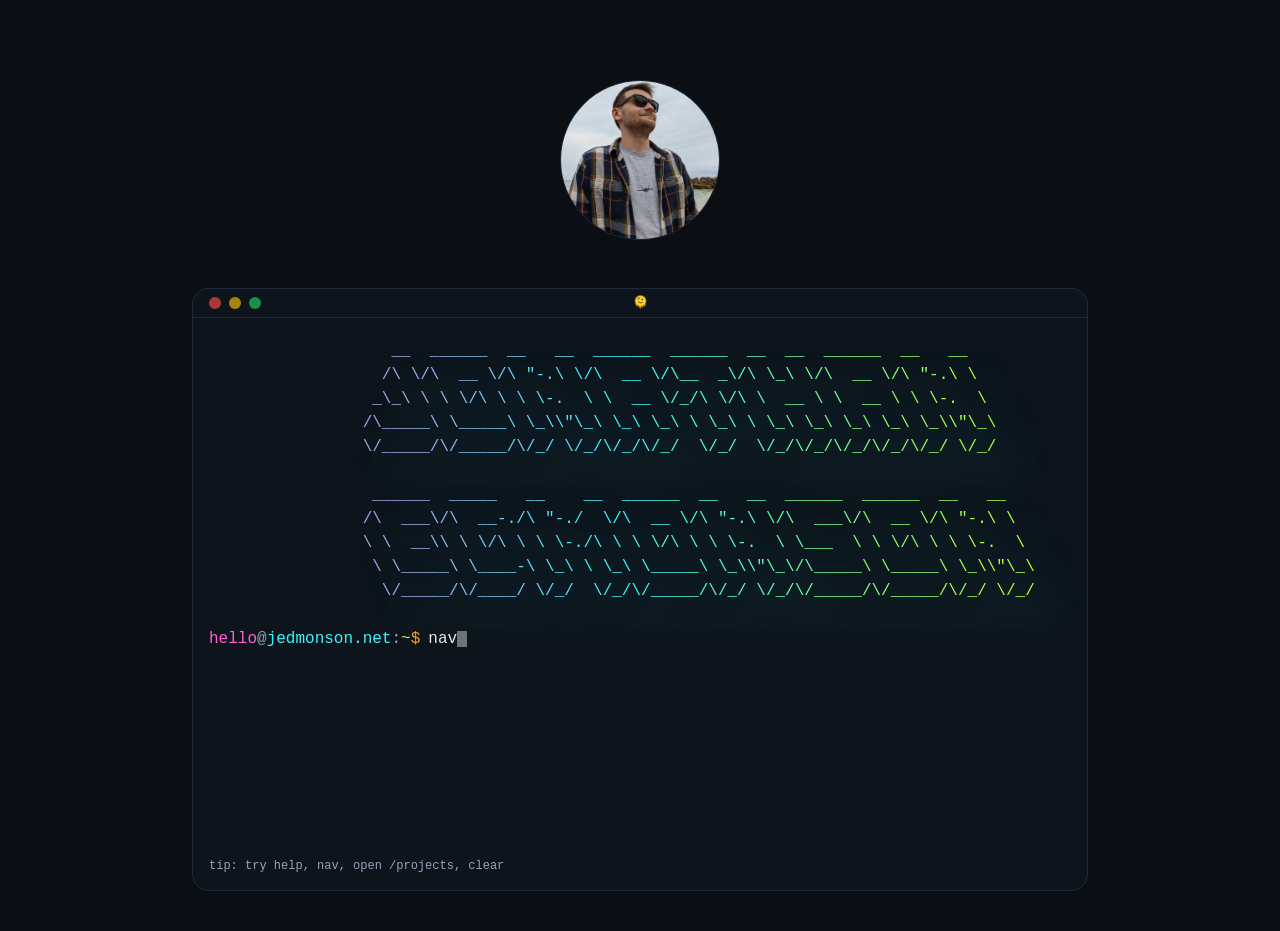
<file: index.html>
<!DOCTYPE html><!--XumSYc0f9EheaZjwq79Iu--><html lang="en" class="space_grotesk_fb46a143-module__pjLNiW__variable ubuntu_mono_468e43f7-module__rCY5oG__variable"><head><meta charSet="utf-8"/><meta name="viewport" content="width=device-width, initial-scale=1"/><link rel="preload" href="/_next/static/media/0c89a48fa5027cee-s.p.4564287c.woff2" as="font" crossorigin="" type="font/woff2"/><link rel="preload" href="/_next/static/media/61632ccc178e84bd-s.p.db44ccba.woff2" as="font" crossorigin="" type="font/woff2"/><link rel="preload" href="/_next/static/media/f993dba6660b9bd1-s.p.c21cf68e.woff2" as="font" crossorigin="" type="font/woff2"/><link rel="preload" as="image" href="/_next/static/media/headshot1.cd469050.jpg"/><link rel="stylesheet" href="/_next/static/chunks/68c5a5e5702c2783.css" data-precedence="next"/><link rel="stylesheet" href="/_next/static/chunks/d058c4125a33ba84.css" data-precedence="next"/><link rel="preload" as="script" fetchPriority="low" href="/_next/static/chunks/8710900f9aeb69f9.js"/><script src="/_next/static/chunks/d1a8cac2f0e8a33d.js" async=""></script><script src="/_next/static/chunks/053523a1195d1477.js" async=""></script><script src="/_next/static/chunks/72932e4714423446.js" async=""></script><script src="/_next/static/chunks/turbopack-104e59f0faa153a2.js" async=""></script><script src="/_next/static/chunks/221d1285eee8946b.js" async=""></script><script src="/_next/static/chunks/8d30d41594a0d9d9.js" async=""></script><script src="/_next/static/chunks/68627646020874a0.js" async=""></script><script src="/_next/static/chunks/71174c0bf6d02a50.js" async=""></script><link rel="preload" href="https://www.googletagmanager.com/gtag/js?id=G-EGDLX3E1JZ" as="script"/><meta name="next-size-adjust" content=""/><title>Jonathan Edmonson</title><meta name="description" content="Jonathan Edmonson | An aspiring technologist with expertise in software engineering, data systems, and problem solving."/><script src="/_next/static/chunks/a6dad97d9634a72d.js" noModule=""></script></head><body class="min-h-screen bg-terminal-bg text-terminal-text antialiased font-sans"><div hidden=""><!--$--><!--/$--></div><div class="flex justify-center min-h-screen p-8 md:p-10"><div class="w-full max-w-4xl space-y-10 md:space-y-12"><div class="flex justify-center pt-6 md:pt-10"><div class="relative h-40 w-40 rounded-full border border-slate-800 bg-terminal-panel shadow-soft overflow-hidden"><img alt="Profile" decoding="async" data-nimg="fill" class="object-cover scale-x-[-1]" style="position:absolute;height:100%;width:100%;left:0;top:0;right:0;bottom:0;color:transparent;background-size:cover;background-position:50% 50%;background-repeat:no-repeat;background-image:url(&quot;data:image/svg+xml;charset=utf-8,%3Csvg xmlns=&#x27;http://www.w3.org/2000/svg&#x27; viewBox=&#x27;0 0 240 320&#x27;%3E%3Cfilter id=&#x27;b&#x27; color-interpolation-filters=&#x27;sRGB&#x27;%3E%3CfeGaussianBlur stdDeviation=&#x27;20&#x27;/%3E%3CfeColorMatrix values=&#x27;1 0 0 0 0 0 1 0 0 0 0 0 1 0 0 0 0 0 100 -1&#x27; result=&#x27;s&#x27;/%3E%3CfeFlood x=&#x27;0&#x27; y=&#x27;0&#x27; width=&#x27;100%25&#x27; height=&#x27;100%25&#x27;/%3E%3CfeComposite operator=&#x27;out&#x27; in=&#x27;s&#x27;/%3E%3CfeComposite in2=&#x27;SourceGraphic&#x27;/%3E%3CfeGaussianBlur stdDeviation=&#x27;20&#x27;/%3E%3C/filter%3E%3Cimage width=&#x27;100%25&#x27; height=&#x27;100%25&#x27; x=&#x27;0&#x27; y=&#x27;0&#x27; preserveAspectRatio=&#x27;none&#x27; style=&#x27;filter: url(%23b);&#x27; href=&#x27;[data-uri]&#x27;/%3E%3C/svg%3E&quot;)" src="/_next/static/media/headshot1.cd469050.jpg"/></div></div><div class="rounded-2xl shadow-soft bg-terminal-panel border border-slate-800 font-mono"><div class="relative flex items-center px-4 py-2 border-b border-slate-800 text-xs text-terminal-dim"><div class="flex items-center gap-2"><span class="size-3 rounded-full bg-red-500/70"></span><span class="size-3 rounded-full bg-yellow-500/70"></span><span class="size-3 rounded-full bg-green-500/70"></span></div><div class="pointer-events-none absolute left-1/2 top-1/2 -translate-x-1/2 -translate-y-1/2 text-center" aria-live="polite">...</div></div><div class="px-4 py-5 h-[60vh] md:h-[60vh] overflow-auto leading-snug"></div><div class="px-4 pb-4 text-xs text-terminal-dim">tip: try <code>help</code>, <code>nav</code>,<!-- --> <code>open /projects</code>, <code>clear</code></div></div></div></div><!--$--><!--/$--><script src="/_next/static/chunks/8710900f9aeb69f9.js" id="_R_" async=""></script><script>(self.__next_f=self.__next_f||[]).push([0])</script><script>self.__next_f.push([1,"1:\"$Sreact.fragment\"\n2:I[16008,[\"/_next/static/chunks/221d1285eee8946b.js\",\"/_next/static/chunks/8d30d41594a0d9d9.js\"],\"default\"]\n3:I[75830,[\"/_next/static/chunks/221d1285eee8946b.js\",\"/_next/static/chunks/8d30d41594a0d9d9.js\"],\"default\"]\n4:I[5767,[\"/_next/static/chunks/221d1285eee8946b.js\",\"/_next/static/chunks/8d30d41594a0d9d9.js\"],\"GoogleAnalytics\"]\n5:I[32954,[\"/_next/static/chunks/221d1285eee8946b.js\",\"/_next/static/chunks/8d30d41594a0d9d9.js\",\"/_next/static/chunks/68627646020874a0.js\",\"/_next/static/chunks/71174c0bf6d02a50.js\"],\"default\"]\n6:I[59769,[\"/_next/static/chunks/221d1285eee8946b.js\",\"/_next/static/chunks/8d30d41594a0d9d9.js\"],\"OutletBoundary\"]\n8:I[9686,[\"/_next/static/chunks/221d1285eee8946b.js\",\"/_next/static/chunks/8d30d41594a0d9d9.js\"],\"AsyncMetadataOutlet\"]\na:I[59769,[\"/_next/static/chunks/221d1285eee8946b.js\",\"/_next/static/chunks/8d30d41594a0d9d9.js\"],\"ViewportBoundary\"]\nc:I[59769,[\"/_next/static/chunks/221d1285eee8946b.js\",\"/_next/static/chunks/8d30d41594a0d9d9.js\"],\"MetadataBoundary\"]\nd:\"$Sreact.suspense\"\nf:I[76323,[\"/_next/static/chunks/221d1285eee8946b.js\",\"/_next/static/chunks/8d30d41594a0d9d9.js\"],\"default\"]\n:HL[\"/_next/static/chunks/68c5a5e5702c2783.css\",\"style\"]\n:HL[\"/_next/static/media/0c89a48fa5027cee-s.p.4564287c.woff2\",\"font\",{\"crossOrigin\":\"\",\"type\":\"font/woff2\"}]\n:HL[\"/_next/static/media/61632ccc178e84bd-s.p.db44ccba.woff2\",\"font\",{\"crossOrigin\":\"\",\"type\":\"font/woff2\"}]\n:HL[\"/_next/static/media/f993dba6660b9bd1-s.p.c21cf68e.woff2\",\"font\",{\"crossOrigin\":\"\",\"type\":\"font/woff2\"}]\n:HL[\"/_next/static/chunks/d058c4125a33ba84.css\",\"style\"]\n"])</script><script>self.__next_f.push([1,"0:{\"P\":null,\"b\":\"XumSYc0f9EheaZjwq79Iu\",\"p\":\"\",\"c\":[\"\",\"\"],\"i\":false,\"f\":[[[\"\",{\"children\":[\"(terminal)\",{\"children\":[\"__PAGE__\",{}]}]},\"$undefined\",\"$undefined\",true],[\"\",[\"$\",\"$1\",\"c\",{\"children\":[[[\"$\",\"link\",\"0\",{\"rel\":\"stylesheet\",\"href\":\"/_next/static/chunks/68c5a5e5702c2783.css\",\"precedence\":\"next\",\"crossOrigin\":\"$undefined\",\"nonce\":\"$undefined\"}],[\"$\",\"script\",\"script-0\",{\"src\":\"/_next/static/chunks/221d1285eee8946b.js\",\"async\":true,\"nonce\":\"$undefined\"}],[\"$\",\"script\",\"script-1\",{\"src\":\"/_next/static/chunks/8d30d41594a0d9d9.js\",\"async\":true,\"nonce\":\"$undefined\"}]],[\"$\",\"html\",null,{\"lang\":\"en\",\"className\":\"space_grotesk_fb46a143-module__pjLNiW__variable ubuntu_mono_468e43f7-module__rCY5oG__variable\",\"children\":[[\"$\",\"body\",null,{\"className\":\"min-h-screen bg-terminal-bg text-terminal-text antialiased font-sans\",\"children\":[\"$\",\"$L2\",null,{\"parallelRouterKey\":\"children\",\"error\":\"$undefined\",\"errorStyles\":\"$undefined\",\"errorScripts\":\"$undefined\",\"template\":[\"$\",\"$L3\",null,{}],\"templateStyles\":\"$undefined\",\"templateScripts\":\"$undefined\",\"notFound\":[[[\"$\",\"title\",null,{\"children\":\"404: This page could not be found.\"}],[\"$\",\"div\",null,{\"style\":{\"fontFamily\":\"system-ui,\\\"Segoe UI\\\",Roboto,Helvetica,Arial,sans-serif,\\\"Apple Color Emoji\\\",\\\"Segoe UI Emoji\\\"\",\"height\":\"100vh\",\"textAlign\":\"center\",\"display\":\"flex\",\"flexDirection\":\"column\",\"alignItems\":\"center\",\"justifyContent\":\"center\"},\"children\":[\"$\",\"div\",null,{\"children\":[[\"$\",\"style\",null,{\"dangerouslySetInnerHTML\":{\"__html\":\"body{color:#000;background:#fff;margin:0}.next-error-h1{border-right:1px solid rgba(0,0,0,.3)}@media (prefers-color-scheme:dark){body{color:#fff;background:#000}.next-error-h1{border-right:1px solid rgba(255,255,255,.3)}}\"}}],[\"$\",\"h1\",null,{\"className\":\"next-error-h1\",\"style\":{\"display\":\"inline-block\",\"margin\":\"0 20px 0 0\",\"padding\":\"0 23px 0 0\",\"fontSize\":24,\"fontWeight\":500,\"verticalAlign\":\"top\",\"lineHeight\":\"49px\"},\"children\":404}],[\"$\",\"div\",null,{\"style\":{\"display\":\"inline-block\"},\"children\":[\"$\",\"h2\",null,{\"style\":{\"fontSize\":14,\"fontWeight\":400,\"lineHeight\":\"49px\",\"margin\":0},\"children\":\"This page could not be found.\"}]}]]}]}]],[]],\"forbidden\":\"$undefined\",\"unauthorized\":\"$undefined\"}]}],[\"$\",\"$L4\",null,{\"gaId\":\"G-EGDLX3E1JZ\"}]]}]]}],{\"children\":[\"(terminal)\",[\"$\",\"$1\",\"c\",{\"children\":[null,[\"$\",\"$L2\",null,{\"parallelRouterKey\":\"children\",\"error\":\"$undefined\",\"errorStyles\":\"$undefined\",\"errorScripts\":\"$undefined\",\"template\":[\"$\",\"$L3\",null,{}],\"templateStyles\":\"$undefined\",\"templateScripts\":\"$undefined\",\"notFound\":[[[\"$\",\"title\",null,{\"children\":\"404: This page could not be found.\"}],[\"$\",\"div\",null,{\"style\":\"$0:f:0:1:1:props:children:1:props:children:0:props:children:props:notFound:0:1:props:style\",\"children\":[\"$\",\"div\",null,{\"children\":[[\"$\",\"style\",null,{\"dangerouslySetInnerHTML\":{\"__html\":\"body{color:#000;background:#fff;margin:0}.next-error-h1{border-right:1px solid rgba(0,0,0,.3)}@media (prefers-color-scheme:dark){body{color:#fff;background:#000}.next-error-h1{border-right:1px solid rgba(255,255,255,.3)}}\"}}],[\"$\",\"h1\",null,{\"className\":\"next-error-h1\",\"style\":\"$0:f:0:1:1:props:children:1:props:children:0:props:children:props:notFound:0:1:props:children:props:children:1:props:style\",\"children\":404}],[\"$\",\"div\",null,{\"style\":\"$0:f:0:1:1:props:children:1:props:children:0:props:children:props:notFound:0:1:props:children:props:children:2:props:style\",\"children\":[\"$\",\"h2\",null,{\"style\":\"$0:f:0:1:1:props:children:1:props:children:0:props:children:props:notFound:0:1:props:children:props:children:2:props:children:props:style\",\"children\":\"This page could not be found.\"}]}]]}]}]],[]],\"forbidden\":\"$undefined\",\"unauthorized\":\"$undefined\"}]]}],{\"children\":[\"__PAGE__\",[\"$\",\"$1\",\"c\",{\"children\":[[\"$\",\"$L5\",null,{}],[[\"$\",\"link\",\"0\",{\"rel\":\"stylesheet\",\"href\":\"/_next/static/chunks/d058c4125a33ba84.css\",\"precedence\":\"next\",\"crossOrigin\":\"$undefined\",\"nonce\":\"$undefined\"}],[\"$\",\"script\",\"script-0\",{\"src\":\"/_next/static/chunks/68627646020874a0.js\",\"async\":true,\"nonce\":\"$undefined\"}],[\"$\",\"script\",\"script-1\",{\"src\":\"/_next/static/chunks/71174c0bf6d02a50.js\",\"async\":true,\"nonce\":\"$undefined\"}]],[\"$\",\"$L6\",null,{\"children\":[\"$L7\",[\"$\",\"$L8\",null,{\"promise\":\"$@9\"}]]}]]}],{},null,false]},null,false]},null,false],[\"$\",\"$1\",\"h\",{\"children\":[null,[[\"$\",\"$La\",null,{\"children\":\"$Lb\"}],[\"$\",\"meta\",null,{\"name\":\"next-size-adjust\",\"content\":\"\"}]],[\"$\",\"$Lc\",null,{\"children\":[\"$\",\"div\",null,{\"hidden\":true,\"children\":[\"$\",\"$d\",null,{\"fallback\":null,\"children\":\"$Le\"}]}]}]]}],false]],\"m\":\"$undefined\",\"G\":[\"$f\",[[\"$\",\"link\",\"0\",{\"rel\":\"stylesheet\",\"href\":\"/_next/static/chunks/68c5a5e5702c2783.css\",\"precedence\":\"next\",\"crossOrigin\":\"$undefined\",\"nonce\":\"$undefined\"}]]],\"s\":false,\"S\":true}\n"])</script><script>self.__next_f.push([1,"b:[[\"$\",\"meta\",\"0\",{\"charSet\":\"utf-8\"}],[\"$\",\"meta\",\"1\",{\"name\":\"viewport\",\"content\":\"width=device-width, initial-scale=1\"}]]\n7:null\n"])</script><script>self.__next_f.push([1,"9:{\"metadata\":[[\"$\",\"title\",\"0\",{\"children\":\"Jonathan Edmonson\"}],[\"$\",\"meta\",\"1\",{\"name\":\"description\",\"content\":\"Jonathan Edmonson | An aspiring technologist with expertise in software engineering, data systems, and problem solving.\"}]],\"error\":null,\"digest\":\"$undefined\"}\n"])</script><script>self.__next_f.push([1,"e:\"$9:metadata\"\n"])</script></body></html>
</file>
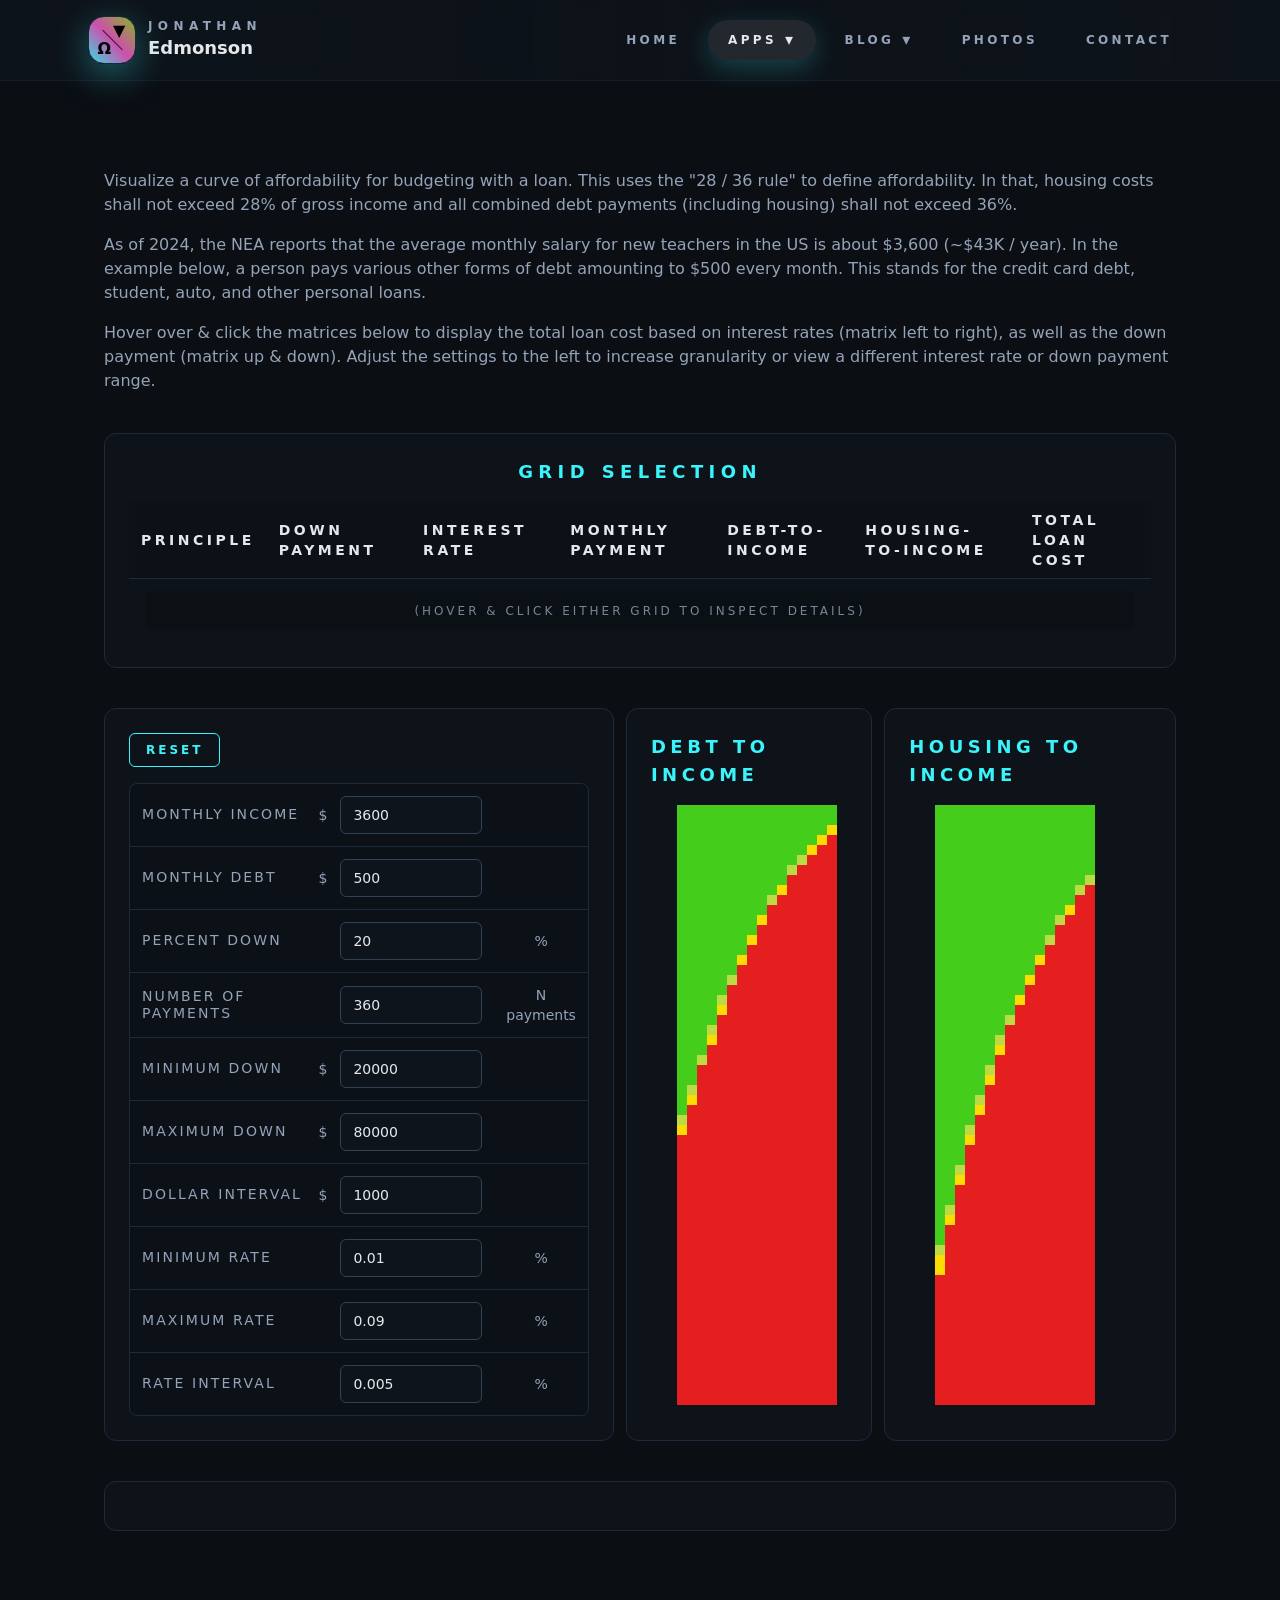
<file: apps/affordability.html>
<!DOCTYPE html><!--XumSYc0f9EheaZjwq79Iu--><html lang="en" class="space_grotesk_fb46a143-module__pjLNiW__variable ubuntu_mono_468e43f7-module__rCY5oG__variable"><head><meta charSet="utf-8"/><meta name="viewport" content="width=device-width, initial-scale=1"/><link rel="preload" href="/_next/static/media/0c89a48fa5027cee-s.p.4564287c.woff2" as="font" crossorigin="" type="font/woff2"/><link rel="preload" href="/_next/static/media/61632ccc178e84bd-s.p.db44ccba.woff2" as="font" crossorigin="" type="font/woff2"/><link rel="preload" href="/_next/static/media/f993dba6660b9bd1-s.p.c21cf68e.woff2" as="font" crossorigin="" type="font/woff2"/><link rel="stylesheet" href="/_next/static/chunks/68c5a5e5702c2783.css" data-precedence="next"/><link rel="stylesheet" href="/_next/static/chunks/fd8c2de28624d57e.css" data-precedence="next"/><link rel="preload" as="script" fetchPriority="low" href="/_next/static/chunks/8710900f9aeb69f9.js"/><script src="/_next/static/chunks/d1a8cac2f0e8a33d.js" async=""></script><script src="/_next/static/chunks/053523a1195d1477.js" async=""></script><script src="/_next/static/chunks/72932e4714423446.js" async=""></script><script src="/_next/static/chunks/turbopack-104e59f0faa153a2.js" async=""></script><script src="/_next/static/chunks/221d1285eee8946b.js" async=""></script><script src="/_next/static/chunks/8d30d41594a0d9d9.js" async=""></script><script src="/_next/static/chunks/330371550c099d63.js" async=""></script><script src="/_next/static/chunks/9d8c3d362e6331eb.js" async=""></script><script src="/_next/static/chunks/71174c0bf6d02a50.js" async=""></script><script src="/_next/static/chunks/5f4c423629c35e75.js" async=""></script><script src="/_next/static/chunks/85ed3a5fb6c76ab4.js" async=""></script><link rel="preload" href="https://www.googletagmanager.com/gtag/js?id=G-EGDLX3E1JZ" as="script"/><meta name="next-size-adjust" content=""/><title>Jonathan Edmonson</title><meta name="description" content="Jonathan Edmonson | An aspiring technologist with expertise in software engineering, data systems, and problem solving."/><script src="/_next/static/chunks/a6dad97d9634a72d.js" noModule=""></script></head><body class="min-h-screen bg-terminal-bg text-terminal-text antialiased font-sans"><div hidden=""><!--$--><!--/$--></div><div class="min-h-screen bg-terminal-bg text-terminal-text"><header class="sticky top-0 z-30 border-b border-slate-800/50 bg-gradient-to-r from-terminal-panel/90 via-terminal-panel/70 to-terminal-panel/90 backdrop-blur font-sans"><div class="mx-auto flex w-full max-w-6xl items-center justify-between gap-6 px-6 py-4"><a class="group inline-flex items-center gap-3" href="/"><div class="relative h-12 w-12 rounded-2xl border border-slate-800 bg-gradient-to-tr from-terminal-accent/90 via-terminal-user/80 to-terminal-path/70 shadow-[0_10px_35px_rgba(59,244,251,0.35)]"><div class="absolute inset-4 flex items-center justify-center"><span class="block h-[200%] w-[1px] origin-center -rotate-45 bg-slate-900/85"></span></div><span class="absolute bottom-6 left-6 text-md font-semibold leading-none text-black">▼</span><span class="absolute top-6 right-6 text-md font-semibold leading-none text-black">Ω</span></div><span class="flex flex-col leading-tight"><span class="text-xs font-semibold uppercase tracking-[0.45em] text-terminal-dim">Jonathan</span><span class="text-lg font-semibold text-terminal-text">Edmonson</span></span></a><div class="flex items-center gap-3"><button type="button" class="inline-flex h-10 w-10 items-center justify-center rounded-full border border-terminal-text/20 text-terminal-text transition hover:border-terminal-text/40 hover:bg-terminal-text/10 focus-visible:outline focus-visible:outline-2 focus-visible:outline-offset-2 focus-visible:outline-terminal-accent md:hidden" aria-label="Toggle navigation" aria-expanded="false"><span class="sr-only">Toggle navigation</span><span class="flex flex-col items-center justify-center gap-[6px]"><span class="block h-[2px] w-5 rounded-full bg-current transition-transform "></span><span class="block h-[2px] w-5 rounded-full bg-current transition-opacity opacity-100"></span><span class="block h-[2px] w-5 rounded-full bg-current transition-transform "></span></span></button><nav class="hidden items-center gap-2 text-xs font-semibold uppercase tracking-[0.28em] text-terminal-dim md:flex"><a class="relative rounded-full px-5 py-2 transition duration-200 hover:bg-terminal-text/5 hover:text-terminal-text" href="/">home</a><div class="relative"><button class="flex items-center gap-2 rounded-full px-5 py-2 transition duration-200 bg-terminal-text/10 text-terminal-text shadow-[0_8px_26px_rgba(59,244,251,0.22)]">APPS<span class="text-base transition-transform rotate-0">▾</span></button></div><div class="relative"><button class="flex items-center gap-2 rounded-full px-5 py-2 transition duration-200 hover:bg-terminal-text/5 hover:text-terminal-text">BLOG<span class="text-base transition-transform rotate-0">▾</span></button></div><a class="relative rounded-full px-5 py-2 transition duration-200 hover:bg-terminal-text/5 hover:text-terminal-text" href="/photos">photos</a><a class="relative rounded-full px-5 py-2 transition duration-200 hover:bg-terminal-text/5 hover:text-terminal-text" href="/contact">contact</a></nav></div></div></header><main class="mx-auto w-full max-w-[min(100%,1600px)] px-4 sm:px-8 lg:px-16 pb-16 pt-12"><div class="applet-container mx-auto w-full max-w-7xl flex flex-col gap-10 px-4 lg:px-10 py-10 text-terminal-text"><div class="space-y-4 text-sm text-terminal-dim md:text-base"><p>Visualize a curve of affordability for budgeting with a loan. This uses the &quot;28 / 36 rule&quot; to define affordability. In that, housing costs shall not exceed 28% of gross income and all combined debt payments (including housing) shall not exceed 36%.</p><p>As of 2024, the NEA reports that the average monthly salary for new teachers in the US is about $3,600 (~$43K / year). In the example below, a person pays various other forms of debt amounting to $500 every month. This stands for the credit card debt, student, auto, and other personal loans.</p><p>Hover over &amp; click the matrices below to display the total loan cost based on interest rates (matrix left to right), as well as the down payment (matrix up &amp; down). Adjust the settings to the left to increase granularity or view a different interest rate or down payment range.</p></div><section class="rounded-xl border border-slate-800 bg-terminal-panel/80 p-6 shadow-soft"><div class="text-center"><h3 class="text-lg font-semibold uppercase tracking-[0.3em] text-terminal-accent">Grid Selection</h3></div><div class="mt-4 overflow-x-auto"><table class="min-w-full divide-y divide-slate-800 text-sm"><thead class="bg-terminal-bg/60 text-terminal-text"><tr><th class="px-3 py-2 text-left font-semibold uppercase tracking-[0.25em]">Principle</th><th class="px-3 py-2 text-left font-semibold uppercase tracking-[0.25em]">Down Payment</th><th class="px-3 py-2 text-left font-semibold uppercase tracking-[0.25em]">Interest Rate</th><th class="px-3 py-2 text-left font-semibold uppercase tracking-[0.25em]">Monthly Payment</th><th class="px-3 py-2 text-left font-semibold uppercase tracking-[0.25em]">Debt-to-Income</th><th class="px-3 py-2 text-left font-semibold uppercase tracking-[0.25em]">Housing-to-Income</th><th class="px-3 py-2 text-left font-semibold uppercase tracking-[0.25em]">Total Loan Cost</th></tr></thead><tbody class="divide-y divide-slate-800"><tr><td colSpan="7" class="px-4 py-3 text-center text-terminal-dim"><div class="rounded-lg bg-terminal-bg/70 px-4 py-3 text-xs uppercase tracking-[0.25em] text-terminal-dim/80">(hover &amp; click either grid to inspect details)</div></td></tr></tbody></table></div></section><section class="flex gap-3 lg:grid-cols-3"><div class="space-y-4 rounded-xl border border-slate-800 bg-terminal-panel/80 p-6 shadow-soft"><div class="flex items-center justify-between"><button class="rounded-md border border-terminal-accent px-4 py-2 text-xs font-semibold uppercase tracking-[0.25em] text-terminal-accent transition hover:bg-terminal-accent/10">Reset</button></div><div class="overflow-hidden rounded-lg border border-slate-800"><table class="min-w-full table-fixed divide-y divide-slate-800 text-sm"><tbody class="divide-y divide-slate-800"><tr class="bg-terminal-bg/40 hover:bg-terminal-bg/60"><th class="px-3 py-3 text-left font-medium uppercase tracking-[0.15em] text-terminal-dim whitespace-normal leading-tight">Monthly Income</th><td class="py-3 text-center text-terminal-dim">$</td><td class="px-3 py-3"><input type="number" step="50" class="w-full rounded-md border border-slate-700 bg-terminal-panel px-3 py-2 text-sm text-terminal-text focus:border-terminal-accent focus:outline-none focus:ring-2 focus:ring-terminal-accent/50" value="3600"/></td><td class="w-16 px-3 py-3 text-center text-terminal-dim"></td></tr><tr class="bg-terminal-bg/40 hover:bg-terminal-bg/60"><th class="px-3 py-3 text-left font-medium uppercase tracking-[0.15em] text-terminal-dim whitespace-normal leading-tight">Monthly Debt</th><td class="py-3 text-center text-terminal-dim">$</td><td class="px-3 py-3"><input type="number" step="50" class="w-full rounded-md border border-slate-700 bg-terminal-panel px-3 py-2 text-sm text-terminal-text focus:border-terminal-accent focus:outline-none focus:ring-2 focus:ring-terminal-accent/50" value="500"/></td><td class="w-16 px-3 py-3 text-center text-terminal-dim"></td></tr><tr class="bg-terminal-bg/40 hover:bg-terminal-bg/60"><th class="px-3 py-3 text-left font-medium uppercase tracking-[0.15em] text-terminal-dim whitespace-normal leading-tight">Percent Down</th><td class="py-3 text-center text-terminal-dim"></td><td class="px-3 py-3"><input type="number" step="0.5" class="w-full rounded-md border border-slate-700 bg-terminal-panel px-3 py-2 text-sm text-terminal-text focus:border-terminal-accent focus:outline-none focus:ring-2 focus:ring-terminal-accent/50" value="20"/></td><td class="w-16 px-3 py-3 text-center text-terminal-dim">%</td></tr><tr class="bg-terminal-bg/40 hover:bg-terminal-bg/60"><th class="px-3 py-3 text-left font-medium uppercase tracking-[0.15em] text-terminal-dim whitespace-normal leading-tight">Number of Payments</th><td class="py-3 text-center text-terminal-dim"></td><td class="px-3 py-3"><input type="number" step="5" class="w-full rounded-md border border-slate-700 bg-terminal-panel px-3 py-2 text-sm text-terminal-text focus:border-terminal-accent focus:outline-none focus:ring-2 focus:ring-terminal-accent/50" value="360"/></td><td class="w-16 px-3 py-3 text-center text-terminal-dim">N payments</td></tr><tr class="bg-terminal-bg/40 hover:bg-terminal-bg/60"><th class="px-3 py-3 text-left font-medium uppercase tracking-[0.15em] text-terminal-dim whitespace-normal leading-tight">Minimum Down</th><td class="py-3 text-center text-terminal-dim">$</td><td class="px-3 py-3"><input type="number" step="1000" class="w-full rounded-md border border-slate-700 bg-terminal-panel px-3 py-2 text-sm text-terminal-text focus:border-terminal-accent focus:outline-none focus:ring-2 focus:ring-terminal-accent/50" value="20000"/></td><td class="w-16 px-3 py-3 text-center text-terminal-dim"></td></tr><tr class="bg-terminal-bg/40 hover:bg-terminal-bg/60"><th class="px-3 py-3 text-left font-medium uppercase tracking-[0.15em] text-terminal-dim whitespace-normal leading-tight">Maximum Down</th><td class="py-3 text-center text-terminal-dim">$</td><td class="px-3 py-3"><input type="number" step="1000" class="w-full rounded-md border border-slate-700 bg-terminal-panel px-3 py-2 text-sm text-terminal-text focus:border-terminal-accent focus:outline-none focus:ring-2 focus:ring-terminal-accent/50" value="80000"/></td><td class="w-16 px-3 py-3 text-center text-terminal-dim"></td></tr><tr class="bg-terminal-bg/40 hover:bg-terminal-bg/60"><th class="px-3 py-3 text-left font-medium uppercase tracking-[0.15em] text-terminal-dim whitespace-normal leading-tight">Dollar Interval</th><td class="py-3 text-center text-terminal-dim">$</td><td class="px-3 py-3"><input type="number" step="1000" class="w-full rounded-md border border-slate-700 bg-terminal-panel px-3 py-2 text-sm text-terminal-text focus:border-terminal-accent focus:outline-none focus:ring-2 focus:ring-terminal-accent/50" value="1000"/></td><td class="w-16 px-3 py-3 text-center text-terminal-dim"></td></tr><tr class="bg-terminal-bg/40 hover:bg-terminal-bg/60"><th class="px-3 py-3 text-left font-medium uppercase tracking-[0.15em] text-terminal-dim whitespace-normal leading-tight">Minimum Rate</th><td class="py-3 text-center text-terminal-dim"></td><td class="px-3 py-3"><input type="number" step="0.01" class="w-full rounded-md border border-slate-700 bg-terminal-panel px-3 py-2 text-sm text-terminal-text focus:border-terminal-accent focus:outline-none focus:ring-2 focus:ring-terminal-accent/50" value="0.01"/></td><td class="w-16 px-3 py-3 text-center text-terminal-dim">%</td></tr><tr class="bg-terminal-bg/40 hover:bg-terminal-bg/60"><th class="px-3 py-3 text-left font-medium uppercase tracking-[0.15em] text-terminal-dim whitespace-normal leading-tight">Maximum Rate</th><td class="py-3 text-center text-terminal-dim"></td><td class="px-3 py-3"><input type="number" step="0.01" class="w-full rounded-md border border-slate-700 bg-terminal-panel px-3 py-2 text-sm text-terminal-text focus:border-terminal-accent focus:outline-none focus:ring-2 focus:ring-terminal-accent/50" value="0.09"/></td><td class="w-16 px-3 py-3 text-center text-terminal-dim">%</td></tr><tr class="bg-terminal-bg/40 hover:bg-terminal-bg/60"><th class="px-3 py-3 text-left font-medium uppercase tracking-[0.15em] text-terminal-dim whitespace-normal leading-tight">Rate Interval</th><td class="py-3 text-center text-terminal-dim"></td><td class="px-3 py-3"><input type="number" step="0.001" class="w-full rounded-md border border-slate-700 bg-terminal-panel px-3 py-2 text-sm text-terminal-text focus:border-terminal-accent focus:outline-none focus:ring-2 focus:ring-terminal-accent/50" value="0.005"/></td><td class="w-16 px-3 py-3 text-center text-terminal-dim">%</td></tr></tbody></table></div></div><div class="rounded-xl border border-slate-800 bg-terminal-panel/80 p-6 shadow-soft"><h3 class="mb-4 text-lg font-semibold uppercase tracking-[0.25em] text-terminal-accent">Debt to Income</h3><div class="grid"><div class="grid-row"><div class="grid-item" style="background-color:#44ce1b"></div><div class="grid-item" style="background-color:#44ce1b"></div><div class="grid-item" style="background-color:#44ce1b"></div><div class="grid-item" style="background-color:#44ce1b"></div><div class="grid-item" style="background-color:#44ce1b"></div><div class="grid-item" style="background-color:#44ce1b"></div><div class="grid-item" style="background-color:#44ce1b"></div><div class="grid-item" style="background-color:#44ce1b"></div><div class="grid-item" style="background-color:#44ce1b"></div><div class="grid-item" style="background-color:#44ce1b"></div><div class="grid-item" style="background-color:#44ce1b"></div><div class="grid-item" style="background-color:#44ce1b"></div><div class="grid-item" style="background-color:#44ce1b"></div><div class="grid-item" style="background-color:#44ce1b"></div><div class="grid-item" style="background-color:#44ce1b"></div><div class="grid-item" style="background-color:#44ce1b"></div></div><div class="grid-row"><div class="grid-item" style="background-color:#44ce1b"></div><div class="grid-item" style="background-color:#44ce1b"></div><div class="grid-item" style="background-color:#44ce1b"></div><div class="grid-item" style="background-color:#44ce1b"></div><div class="grid-item" style="background-color:#44ce1b"></div><div class="grid-item" style="background-color:#44ce1b"></div><div class="grid-item" style="background-color:#44ce1b"></div><div class="grid-item" style="background-color:#44ce1b"></div><div class="grid-item" style="background-color:#44ce1b"></div><div class="grid-item" style="background-color:#44ce1b"></div><div class="grid-item" style="background-color:#44ce1b"></div><div class="grid-item" style="background-color:#44ce1b"></div><div class="grid-item" style="background-color:#44ce1b"></div><div class="grid-item" style="background-color:#44ce1b"></div><div class="grid-item" style="background-color:#44ce1b"></div><div class="grid-item" style="background-color:#44ce1b"></div></div><div class="grid-row"><div class="grid-item" style="background-color:#44ce1b"></div><div class="grid-item" style="background-color:#44ce1b"></div><div class="grid-item" style="background-color:#44ce1b"></div><div class="grid-item" style="background-color:#44ce1b"></div><div class="grid-item" style="background-color:#44ce1b"></div><div class="grid-item" style="background-color:#44ce1b"></div><div class="grid-item" style="background-color:#44ce1b"></div><div class="grid-item" style="background-color:#44ce1b"></div><div class="grid-item" style="background-color:#44ce1b"></div><div class="grid-item" style="background-color:#44ce1b"></div><div class="grid-item" style="background-color:#44ce1b"></div><div class="grid-item" style="background-color:#44ce1b"></div><div class="grid-item" style="background-color:#44ce1b"></div><div class="grid-item" style="background-color:#44ce1b"></div><div class="grid-item" style="background-color:#44ce1b"></div><div class="grid-item" style="background-color:#fcdb03"></div></div><div class="grid-row"><div class="grid-item" style="background-color:#44ce1b"></div><div class="grid-item" style="background-color:#44ce1b"></div><div class="grid-item" style="background-color:#44ce1b"></div><div class="grid-item" style="background-color:#44ce1b"></div><div class="grid-item" style="background-color:#44ce1b"></div><div class="grid-item" style="background-color:#44ce1b"></div><div class="grid-item" style="background-color:#44ce1b"></div><div class="grid-item" style="background-color:#44ce1b"></div><div class="grid-item" style="background-color:#44ce1b"></div><div class="grid-item" style="background-color:#44ce1b"></div><div class="grid-item" style="background-color:#44ce1b"></div><div class="grid-item" style="background-color:#44ce1b"></div><div class="grid-item" style="background-color:#44ce1b"></div><div class="grid-item" style="background-color:#44ce1b"></div><div class="grid-item" style="background-color:#fcdb03"></div><div class="grid-item" style="background-color:#e51f1f"></div></div><div class="grid-row"><div class="grid-item" style="background-color:#44ce1b"></div><div class="grid-item" style="background-color:#44ce1b"></div><div class="grid-item" style="background-color:#44ce1b"></div><div class="grid-item" style="background-color:#44ce1b"></div><div class="grid-item" style="background-color:#44ce1b"></div><div class="grid-item" style="background-color:#44ce1b"></div><div class="grid-item" style="background-color:#44ce1b"></div><div class="grid-item" style="background-color:#44ce1b"></div><div class="grid-item" style="background-color:#44ce1b"></div><div class="grid-item" style="background-color:#44ce1b"></div><div class="grid-item" style="background-color:#44ce1b"></div><div class="grid-item" style="background-color:#44ce1b"></div><div class="grid-item" style="background-color:#44ce1b"></div><div class="grid-item" style="background-color:#fcdb03"></div><div class="grid-item" style="background-color:#e51f1f"></div><div class="grid-item" style="background-color:#e51f1f"></div></div><div class="grid-row"><div class="grid-item" style="background-color:#44ce1b"></div><div class="grid-item" style="background-color:#44ce1b"></div><div class="grid-item" style="background-color:#44ce1b"></div><div class="grid-item" style="background-color:#44ce1b"></div><div class="grid-item" style="background-color:#44ce1b"></div><div class="grid-item" style="background-color:#44ce1b"></div><div class="grid-item" style="background-color:#44ce1b"></div><div class="grid-item" style="background-color:#44ce1b"></div><div class="grid-item" style="background-color:#44ce1b"></div><div class="grid-item" style="background-color:#44ce1b"></div><div class="grid-item" style="background-color:#44ce1b"></div><div class="grid-item" style="background-color:#44ce1b"></div><div class="grid-item" style="background-color:#bbdb44"></div><div class="grid-item" style="background-color:#e51f1f"></div><div class="grid-item" style="background-color:#e51f1f"></div><div class="grid-item" style="background-color:#e51f1f"></div></div><div class="grid-row"><div class="grid-item" style="background-color:#44ce1b"></div><div class="grid-item" style="background-color:#44ce1b"></div><div class="grid-item" style="background-color:#44ce1b"></div><div class="grid-item" style="background-color:#44ce1b"></div><div class="grid-item" style="background-color:#44ce1b"></div><div class="grid-item" style="background-color:#44ce1b"></div><div class="grid-item" style="background-color:#44ce1b"></div><div class="grid-item" style="background-color:#44ce1b"></div><div class="grid-item" style="background-color:#44ce1b"></div><div class="grid-item" style="background-color:#44ce1b"></div><div class="grid-item" style="background-color:#44ce1b"></div><div class="grid-item" style="background-color:#bbdb44"></div><div class="grid-item" style="background-color:#e51f1f"></div><div class="grid-item" style="background-color:#e51f1f"></div><div class="grid-item" style="background-color:#e51f1f"></div><div class="grid-item" style="background-color:#e51f1f"></div></div><div class="grid-row"><div class="grid-item" style="background-color:#44ce1b"></div><div class="grid-item" style="background-color:#44ce1b"></div><div class="grid-item" style="background-color:#44ce1b"></div><div class="grid-item" style="background-color:#44ce1b"></div><div class="grid-item" style="background-color:#44ce1b"></div><div class="grid-item" style="background-color:#44ce1b"></div><div class="grid-item" style="background-color:#44ce1b"></div><div class="grid-item" style="background-color:#44ce1b"></div><div class="grid-item" style="background-color:#44ce1b"></div><div class="grid-item" style="background-color:#44ce1b"></div><div class="grid-item" style="background-color:#44ce1b"></div><div class="grid-item" style="background-color:#e51f1f"></div><div class="grid-item" style="background-color:#e51f1f"></div><div class="grid-item" style="background-color:#e51f1f"></div><div class="grid-item" style="background-color:#e51f1f"></div><div class="grid-item" style="background-color:#e51f1f"></div></div><div class="grid-row"><div class="grid-item" style="background-color:#44ce1b"></div><div class="grid-item" style="background-color:#44ce1b"></div><div class="grid-item" style="background-color:#44ce1b"></div><div class="grid-item" style="background-color:#44ce1b"></div><div class="grid-item" style="background-color:#44ce1b"></div><div class="grid-item" style="background-color:#44ce1b"></div><div class="grid-item" style="background-color:#44ce1b"></div><div class="grid-item" style="background-color:#44ce1b"></div><div class="grid-item" style="background-color:#44ce1b"></div><div class="grid-item" style="background-color:#44ce1b"></div><div class="grid-item" style="background-color:#fcdb03"></div><div class="grid-item" style="background-color:#e51f1f"></div><div class="grid-item" style="background-color:#e51f1f"></div><div class="grid-item" style="background-color:#e51f1f"></div><div class="grid-item" style="background-color:#e51f1f"></div><div class="grid-item" style="background-color:#e51f1f"></div></div><div class="grid-row"><div class="grid-item" style="background-color:#44ce1b"></div><div class="grid-item" style="background-color:#44ce1b"></div><div class="grid-item" style="background-color:#44ce1b"></div><div class="grid-item" style="background-color:#44ce1b"></div><div class="grid-item" style="background-color:#44ce1b"></div><div class="grid-item" style="background-color:#44ce1b"></div><div class="grid-item" style="background-color:#44ce1b"></div><div class="grid-item" style="background-color:#44ce1b"></div><div class="grid-item" style="background-color:#44ce1b"></div><div class="grid-item" style="background-color:#bbdb44"></div><div class="grid-item" style="background-color:#e51f1f"></div><div class="grid-item" style="background-color:#e51f1f"></div><div class="grid-item" style="background-color:#e51f1f"></div><div class="grid-item" style="background-color:#e51f1f"></div><div class="grid-item" style="background-color:#e51f1f"></div><div class="grid-item" style="background-color:#e51f1f"></div></div><div class="grid-row"><div class="grid-item" style="background-color:#44ce1b"></div><div class="grid-item" style="background-color:#44ce1b"></div><div class="grid-item" style="background-color:#44ce1b"></div><div class="grid-item" style="background-color:#44ce1b"></div><div class="grid-item" style="background-color:#44ce1b"></div><div class="grid-item" style="background-color:#44ce1b"></div><div class="grid-item" style="background-color:#44ce1b"></div><div class="grid-item" style="background-color:#44ce1b"></div><div class="grid-item" style="background-color:#44ce1b"></div><div class="grid-item" style="background-color:#e51f1f"></div><div class="grid-item" style="background-color:#e51f1f"></div><div class="grid-item" style="background-color:#e51f1f"></div><div class="grid-item" style="background-color:#e51f1f"></div><div class="grid-item" style="background-color:#e51f1f"></div><div class="grid-item" style="background-color:#e51f1f"></div><div class="grid-item" style="background-color:#e51f1f"></div></div><div class="grid-row"><div class="grid-item" style="background-color:#44ce1b"></div><div class="grid-item" style="background-color:#44ce1b"></div><div class="grid-item" style="background-color:#44ce1b"></div><div class="grid-item" style="background-color:#44ce1b"></div><div class="grid-item" style="background-color:#44ce1b"></div><div class="grid-item" style="background-color:#44ce1b"></div><div class="grid-item" style="background-color:#44ce1b"></div><div class="grid-item" style="background-color:#44ce1b"></div><div class="grid-item" style="background-color:#fcdb03"></div><div class="grid-item" style="background-color:#e51f1f"></div><div class="grid-item" style="background-color:#e51f1f"></div><div class="grid-item" style="background-color:#e51f1f"></div><div class="grid-item" style="background-color:#e51f1f"></div><div class="grid-item" style="background-color:#e51f1f"></div><div class="grid-item" style="background-color:#e51f1f"></div><div class="grid-item" style="background-color:#e51f1f"></div></div><div class="grid-row"><div class="grid-item" style="background-color:#44ce1b"></div><div class="grid-item" style="background-color:#44ce1b"></div><div class="grid-item" style="background-color:#44ce1b"></div><div class="grid-item" style="background-color:#44ce1b"></div><div class="grid-item" style="background-color:#44ce1b"></div><div class="grid-item" style="background-color:#44ce1b"></div><div class="grid-item" style="background-color:#44ce1b"></div><div class="grid-item" style="background-color:#44ce1b"></div><div class="grid-item" style="background-color:#e51f1f"></div><div class="grid-item" style="background-color:#e51f1f"></div><div class="grid-item" style="background-color:#e51f1f"></div><div class="grid-item" style="background-color:#e51f1f"></div><div class="grid-item" style="background-color:#e51f1f"></div><div class="grid-item" style="background-color:#e51f1f"></div><div class="grid-item" style="background-color:#e51f1f"></div><div class="grid-item" style="background-color:#e51f1f"></div></div><div class="grid-row"><div class="grid-item" style="background-color:#44ce1b"></div><div class="grid-item" style="background-color:#44ce1b"></div><div class="grid-item" style="background-color:#44ce1b"></div><div class="grid-item" style="background-color:#44ce1b"></div><div class="grid-item" style="background-color:#44ce1b"></div><div class="grid-item" style="background-color:#44ce1b"></div><div class="grid-item" style="background-color:#44ce1b"></div><div class="grid-item" style="background-color:#fcdb03"></div><div class="grid-item" style="background-color:#e51f1f"></div><div class="grid-item" style="background-color:#e51f1f"></div><div class="grid-item" style="background-color:#e51f1f"></div><div class="grid-item" style="background-color:#e51f1f"></div><div class="grid-item" style="background-color:#e51f1f"></div><div class="grid-item" style="background-color:#e51f1f"></div><div class="grid-item" style="background-color:#e51f1f"></div><div class="grid-item" style="background-color:#e51f1f"></div></div><div class="grid-row"><div class="grid-item" style="background-color:#44ce1b"></div><div class="grid-item" style="background-color:#44ce1b"></div><div class="grid-item" style="background-color:#44ce1b"></div><div class="grid-item" style="background-color:#44ce1b"></div><div class="grid-item" style="background-color:#44ce1b"></div><div class="grid-item" style="background-color:#44ce1b"></div><div class="grid-item" style="background-color:#44ce1b"></div><div class="grid-item" style="background-color:#e51f1f"></div><div class="grid-item" style="background-color:#e51f1f"></div><div class="grid-item" style="background-color:#e51f1f"></div><div class="grid-item" style="background-color:#e51f1f"></div><div class="grid-item" style="background-color:#e51f1f"></div><div class="grid-item" style="background-color:#e51f1f"></div><div class="grid-item" style="background-color:#e51f1f"></div><div class="grid-item" style="background-color:#e51f1f"></div><div class="grid-item" style="background-color:#e51f1f"></div></div><div class="grid-row"><div class="grid-item" style="background-color:#44ce1b"></div><div class="grid-item" style="background-color:#44ce1b"></div><div class="grid-item" style="background-color:#44ce1b"></div><div class="grid-item" style="background-color:#44ce1b"></div><div class="grid-item" style="background-color:#44ce1b"></div><div class="grid-item" style="background-color:#44ce1b"></div><div class="grid-item" style="background-color:#fcdb03"></div><div class="grid-item" style="background-color:#e51f1f"></div><div class="grid-item" style="background-color:#e51f1f"></div><div class="grid-item" style="background-color:#e51f1f"></div><div class="grid-item" style="background-color:#e51f1f"></div><div class="grid-item" style="background-color:#e51f1f"></div><div class="grid-item" style="background-color:#e51f1f"></div><div class="grid-item" style="background-color:#e51f1f"></div><div class="grid-item" style="background-color:#e51f1f"></div><div class="grid-item" style="background-color:#e51f1f"></div></div><div class="grid-row"><div class="grid-item" style="background-color:#44ce1b"></div><div class="grid-item" style="background-color:#44ce1b"></div><div class="grid-item" style="background-color:#44ce1b"></div><div class="grid-item" style="background-color:#44ce1b"></div><div class="grid-item" style="background-color:#44ce1b"></div><div class="grid-item" style="background-color:#44ce1b"></div><div class="grid-item" style="background-color:#e51f1f"></div><div class="grid-item" style="background-color:#e51f1f"></div><div class="grid-item" style="background-color:#e51f1f"></div><div class="grid-item" style="background-color:#e51f1f"></div><div class="grid-item" style="background-color:#e51f1f"></div><div class="grid-item" style="background-color:#e51f1f"></div><div class="grid-item" style="background-color:#e51f1f"></div><div class="grid-item" style="background-color:#e51f1f"></div><div class="grid-item" style="background-color:#e51f1f"></div><div class="grid-item" style="background-color:#e51f1f"></div></div><div class="grid-row"><div class="grid-item" style="background-color:#44ce1b"></div><div class="grid-item" style="background-color:#44ce1b"></div><div class="grid-item" style="background-color:#44ce1b"></div><div class="grid-item" style="background-color:#44ce1b"></div><div class="grid-item" style="background-color:#44ce1b"></div><div class="grid-item" style="background-color:#bbdb44"></div><div class="grid-item" style="background-color:#e51f1f"></div><div class="grid-item" style="background-color:#e51f1f"></div><div class="grid-item" style="background-color:#e51f1f"></div><div class="grid-item" style="background-color:#e51f1f"></div><div class="grid-item" style="background-color:#e51f1f"></div><div class="grid-item" style="background-color:#e51f1f"></div><div class="grid-item" style="background-color:#e51f1f"></div><div class="grid-item" style="background-color:#e51f1f"></div><div class="grid-item" style="background-color:#e51f1f"></div><div class="grid-item" style="background-color:#e51f1f"></div></div><div class="grid-row"><div class="grid-item" style="background-color:#44ce1b"></div><div class="grid-item" style="background-color:#44ce1b"></div><div class="grid-item" style="background-color:#44ce1b"></div><div class="grid-item" style="background-color:#44ce1b"></div><div class="grid-item" style="background-color:#44ce1b"></div><div class="grid-item" style="background-color:#e51f1f"></div><div class="grid-item" style="background-color:#e51f1f"></div><div class="grid-item" style="background-color:#e51f1f"></div><div class="grid-item" style="background-color:#e51f1f"></div><div class="grid-item" style="background-color:#e51f1f"></div><div class="grid-item" style="background-color:#e51f1f"></div><div class="grid-item" style="background-color:#e51f1f"></div><div class="grid-item" style="background-color:#e51f1f"></div><div class="grid-item" style="background-color:#e51f1f"></div><div class="grid-item" style="background-color:#e51f1f"></div><div class="grid-item" style="background-color:#e51f1f"></div></div><div class="grid-row"><div class="grid-item" style="background-color:#44ce1b"></div><div class="grid-item" style="background-color:#44ce1b"></div><div class="grid-item" style="background-color:#44ce1b"></div><div class="grid-item" style="background-color:#44ce1b"></div><div class="grid-item" style="background-color:#bbdb44"></div><div class="grid-item" style="background-color:#e51f1f"></div><div class="grid-item" style="background-color:#e51f1f"></div><div class="grid-item" style="background-color:#e51f1f"></div><div class="grid-item" style="background-color:#e51f1f"></div><div class="grid-item" style="background-color:#e51f1f"></div><div class="grid-item" style="background-color:#e51f1f"></div><div class="grid-item" style="background-color:#e51f1f"></div><div class="grid-item" style="background-color:#e51f1f"></div><div class="grid-item" style="background-color:#e51f1f"></div><div class="grid-item" style="background-color:#e51f1f"></div><div class="grid-item" style="background-color:#e51f1f"></div></div><div class="grid-row"><div class="grid-item" style="background-color:#44ce1b"></div><div class="grid-item" style="background-color:#44ce1b"></div><div class="grid-item" style="background-color:#44ce1b"></div><div class="grid-item" style="background-color:#44ce1b"></div><div class="grid-item" style="background-color:#fcdb03"></div><div class="grid-item" style="background-color:#e51f1f"></div><div class="grid-item" style="background-color:#e51f1f"></div><div class="grid-item" style="background-color:#e51f1f"></div><div class="grid-item" style="background-color:#e51f1f"></div><div class="grid-item" style="background-color:#e51f1f"></div><div class="grid-item" style="background-color:#e51f1f"></div><div class="grid-item" style="background-color:#e51f1f"></div><div class="grid-item" style="background-color:#e51f1f"></div><div class="grid-item" style="background-color:#e51f1f"></div><div class="grid-item" style="background-color:#e51f1f"></div><div class="grid-item" style="background-color:#e51f1f"></div></div><div class="grid-row"><div class="grid-item" style="background-color:#44ce1b"></div><div class="grid-item" style="background-color:#44ce1b"></div><div class="grid-item" style="background-color:#44ce1b"></div><div class="grid-item" style="background-color:#44ce1b"></div><div class="grid-item" style="background-color:#e51f1f"></div><div class="grid-item" style="background-color:#e51f1f"></div><div class="grid-item" style="background-color:#e51f1f"></div><div class="grid-item" style="background-color:#e51f1f"></div><div class="grid-item" style="background-color:#e51f1f"></div><div class="grid-item" style="background-color:#e51f1f"></div><div class="grid-item" style="background-color:#e51f1f"></div><div class="grid-item" style="background-color:#e51f1f"></div><div class="grid-item" style="background-color:#e51f1f"></div><div class="grid-item" style="background-color:#e51f1f"></div><div class="grid-item" style="background-color:#e51f1f"></div><div class="grid-item" style="background-color:#e51f1f"></div></div><div class="grid-row"><div class="grid-item" style="background-color:#44ce1b"></div><div class="grid-item" style="background-color:#44ce1b"></div><div class="grid-item" style="background-color:#44ce1b"></div><div class="grid-item" style="background-color:#bbdb44"></div><div class="grid-item" style="background-color:#e51f1f"></div><div class="grid-item" style="background-color:#e51f1f"></div><div class="grid-item" style="background-color:#e51f1f"></div><div class="grid-item" style="background-color:#e51f1f"></div><div class="grid-item" style="background-color:#e51f1f"></div><div class="grid-item" style="background-color:#e51f1f"></div><div class="grid-item" style="background-color:#e51f1f"></div><div class="grid-item" style="background-color:#e51f1f"></div><div class="grid-item" style="background-color:#e51f1f"></div><div class="grid-item" style="background-color:#e51f1f"></div><div class="grid-item" style="background-color:#e51f1f"></div><div class="grid-item" style="background-color:#e51f1f"></div></div><div class="grid-row"><div class="grid-item" style="background-color:#44ce1b"></div><div class="grid-item" style="background-color:#44ce1b"></div><div class="grid-item" style="background-color:#44ce1b"></div><div class="grid-item" style="background-color:#fcdb03"></div><div class="grid-item" style="background-color:#e51f1f"></div><div class="grid-item" style="background-color:#e51f1f"></div><div class="grid-item" style="background-color:#e51f1f"></div><div class="grid-item" style="background-color:#e51f1f"></div><div class="grid-item" style="background-color:#e51f1f"></div><div class="grid-item" style="background-color:#e51f1f"></div><div class="grid-item" style="background-color:#e51f1f"></div><div class="grid-item" style="background-color:#e51f1f"></div><div class="grid-item" style="background-color:#e51f1f"></div><div class="grid-item" style="background-color:#e51f1f"></div><div class="grid-item" style="background-color:#e51f1f"></div><div class="grid-item" style="background-color:#e51f1f"></div></div><div class="grid-row"><div class="grid-item" style="background-color:#44ce1b"></div><div class="grid-item" style="background-color:#44ce1b"></div><div class="grid-item" style="background-color:#44ce1b"></div><div class="grid-item" style="background-color:#e51f1f"></div><div class="grid-item" style="background-color:#e51f1f"></div><div class="grid-item" style="background-color:#e51f1f"></div><div class="grid-item" style="background-color:#e51f1f"></div><div class="grid-item" style="background-color:#e51f1f"></div><div class="grid-item" style="background-color:#e51f1f"></div><div class="grid-item" style="background-color:#e51f1f"></div><div class="grid-item" style="background-color:#e51f1f"></div><div class="grid-item" style="background-color:#e51f1f"></div><div class="grid-item" style="background-color:#e51f1f"></div><div class="grid-item" style="background-color:#e51f1f"></div><div class="grid-item" style="background-color:#e51f1f"></div><div class="grid-item" style="background-color:#e51f1f"></div></div><div class="grid-row"><div class="grid-item" style="background-color:#44ce1b"></div><div class="grid-item" style="background-color:#44ce1b"></div><div class="grid-item" style="background-color:#bbdb44"></div><div class="grid-item" style="background-color:#e51f1f"></div><div class="grid-item" style="background-color:#e51f1f"></div><div class="grid-item" style="background-color:#e51f1f"></div><div class="grid-item" style="background-color:#e51f1f"></div><div class="grid-item" style="background-color:#e51f1f"></div><div class="grid-item" style="background-color:#e51f1f"></div><div class="grid-item" style="background-color:#e51f1f"></div><div class="grid-item" style="background-color:#e51f1f"></div><div class="grid-item" style="background-color:#e51f1f"></div><div class="grid-item" style="background-color:#e51f1f"></div><div class="grid-item" style="background-color:#e51f1f"></div><div class="grid-item" style="background-color:#e51f1f"></div><div class="grid-item" style="background-color:#e51f1f"></div></div><div class="grid-row"><div class="grid-item" style="background-color:#44ce1b"></div><div class="grid-item" style="background-color:#44ce1b"></div><div class="grid-item" style="background-color:#e51f1f"></div><div class="grid-item" style="background-color:#e51f1f"></div><div class="grid-item" style="background-color:#e51f1f"></div><div class="grid-item" style="background-color:#e51f1f"></div><div class="grid-item" style="background-color:#e51f1f"></div><div class="grid-item" style="background-color:#e51f1f"></div><div class="grid-item" style="background-color:#e51f1f"></div><div class="grid-item" style="background-color:#e51f1f"></div><div class="grid-item" style="background-color:#e51f1f"></div><div class="grid-item" style="background-color:#e51f1f"></div><div class="grid-item" style="background-color:#e51f1f"></div><div class="grid-item" style="background-color:#e51f1f"></div><div class="grid-item" style="background-color:#e51f1f"></div><div class="grid-item" style="background-color:#e51f1f"></div></div><div class="grid-row"><div class="grid-item" style="background-color:#44ce1b"></div><div class="grid-item" style="background-color:#44ce1b"></div><div class="grid-item" style="background-color:#e51f1f"></div><div class="grid-item" style="background-color:#e51f1f"></div><div class="grid-item" style="background-color:#e51f1f"></div><div class="grid-item" style="background-color:#e51f1f"></div><div class="grid-item" style="background-color:#e51f1f"></div><div class="grid-item" style="background-color:#e51f1f"></div><div class="grid-item" style="background-color:#e51f1f"></div><div class="grid-item" style="background-color:#e51f1f"></div><div class="grid-item" style="background-color:#e51f1f"></div><div class="grid-item" style="background-color:#e51f1f"></div><div class="grid-item" style="background-color:#e51f1f"></div><div class="grid-item" style="background-color:#e51f1f"></div><div class="grid-item" style="background-color:#e51f1f"></div><div class="grid-item" style="background-color:#e51f1f"></div></div><div class="grid-row"><div class="grid-item" style="background-color:#44ce1b"></div><div class="grid-item" style="background-color:#bbdb44"></div><div class="grid-item" style="background-color:#e51f1f"></div><div class="grid-item" style="background-color:#e51f1f"></div><div class="grid-item" style="background-color:#e51f1f"></div><div class="grid-item" style="background-color:#e51f1f"></div><div class="grid-item" style="background-color:#e51f1f"></div><div class="grid-item" style="background-color:#e51f1f"></div><div class="grid-item" style="background-color:#e51f1f"></div><div class="grid-item" style="background-color:#e51f1f"></div><div class="grid-item" style="background-color:#e51f1f"></div><div class="grid-item" style="background-color:#e51f1f"></div><div class="grid-item" style="background-color:#e51f1f"></div><div class="grid-item" style="background-color:#e51f1f"></div><div class="grid-item" style="background-color:#e51f1f"></div><div class="grid-item" style="background-color:#e51f1f"></div></div><div class="grid-row"><div class="grid-item" style="background-color:#44ce1b"></div><div class="grid-item" style="background-color:#fcdb03"></div><div class="grid-item" style="background-color:#e51f1f"></div><div class="grid-item" style="background-color:#e51f1f"></div><div class="grid-item" style="background-color:#e51f1f"></div><div class="grid-item" style="background-color:#e51f1f"></div><div class="grid-item" style="background-color:#e51f1f"></div><div class="grid-item" style="background-color:#e51f1f"></div><div class="grid-item" style="background-color:#e51f1f"></div><div class="grid-item" style="background-color:#e51f1f"></div><div class="grid-item" style="background-color:#e51f1f"></div><div class="grid-item" style="background-color:#e51f1f"></div><div class="grid-item" style="background-color:#e51f1f"></div><div class="grid-item" style="background-color:#e51f1f"></div><div class="grid-item" style="background-color:#e51f1f"></div><div class="grid-item" style="background-color:#e51f1f"></div></div><div class="grid-row"><div class="grid-item" style="background-color:#44ce1b"></div><div class="grid-item" style="background-color:#e51f1f"></div><div class="grid-item" style="background-color:#e51f1f"></div><div class="grid-item" style="background-color:#e51f1f"></div><div class="grid-item" style="background-color:#e51f1f"></div><div class="grid-item" style="background-color:#e51f1f"></div><div class="grid-item" style="background-color:#e51f1f"></div><div class="grid-item" style="background-color:#e51f1f"></div><div class="grid-item" style="background-color:#e51f1f"></div><div class="grid-item" style="background-color:#e51f1f"></div><div class="grid-item" style="background-color:#e51f1f"></div><div class="grid-item" style="background-color:#e51f1f"></div><div class="grid-item" style="background-color:#e51f1f"></div><div class="grid-item" style="background-color:#e51f1f"></div><div class="grid-item" style="background-color:#e51f1f"></div><div class="grid-item" style="background-color:#e51f1f"></div></div><div class="grid-row"><div class="grid-item" style="background-color:#bbdb44"></div><div class="grid-item" style="background-color:#e51f1f"></div><div class="grid-item" style="background-color:#e51f1f"></div><div class="grid-item" style="background-color:#e51f1f"></div><div class="grid-item" style="background-color:#e51f1f"></div><div class="grid-item" style="background-color:#e51f1f"></div><div class="grid-item" style="background-color:#e51f1f"></div><div class="grid-item" style="background-color:#e51f1f"></div><div class="grid-item" style="background-color:#e51f1f"></div><div class="grid-item" style="background-color:#e51f1f"></div><div class="grid-item" style="background-color:#e51f1f"></div><div class="grid-item" style="background-color:#e51f1f"></div><div class="grid-item" style="background-color:#e51f1f"></div><div class="grid-item" style="background-color:#e51f1f"></div><div class="grid-item" style="background-color:#e51f1f"></div><div class="grid-item" style="background-color:#e51f1f"></div></div><div class="grid-row"><div class="grid-item" style="background-color:#fcdb03"></div><div class="grid-item" style="background-color:#e51f1f"></div><div class="grid-item" style="background-color:#e51f1f"></div><div class="grid-item" style="background-color:#e51f1f"></div><div class="grid-item" style="background-color:#e51f1f"></div><div class="grid-item" style="background-color:#e51f1f"></div><div class="grid-item" style="background-color:#e51f1f"></div><div class="grid-item" style="background-color:#e51f1f"></div><div class="grid-item" style="background-color:#e51f1f"></div><div class="grid-item" style="background-color:#e51f1f"></div><div class="grid-item" style="background-color:#e51f1f"></div><div class="grid-item" style="background-color:#e51f1f"></div><div class="grid-item" style="background-color:#e51f1f"></div><div class="grid-item" style="background-color:#e51f1f"></div><div class="grid-item" style="background-color:#e51f1f"></div><div class="grid-item" style="background-color:#e51f1f"></div></div><div class="grid-row"><div class="grid-item" style="background-color:#e51f1f"></div><div class="grid-item" style="background-color:#e51f1f"></div><div class="grid-item" style="background-color:#e51f1f"></div><div class="grid-item" style="background-color:#e51f1f"></div><div class="grid-item" style="background-color:#e51f1f"></div><div class="grid-item" style="background-color:#e51f1f"></div><div class="grid-item" style="background-color:#e51f1f"></div><div class="grid-item" style="background-color:#e51f1f"></div><div class="grid-item" style="background-color:#e51f1f"></div><div class="grid-item" style="background-color:#e51f1f"></div><div class="grid-item" style="background-color:#e51f1f"></div><div class="grid-item" style="background-color:#e51f1f"></div><div class="grid-item" style="background-color:#e51f1f"></div><div class="grid-item" style="background-color:#e51f1f"></div><div class="grid-item" style="background-color:#e51f1f"></div><div class="grid-item" style="background-color:#e51f1f"></div></div><div class="grid-row"><div class="grid-item" style="background-color:#e51f1f"></div><div class="grid-item" style="background-color:#e51f1f"></div><div class="grid-item" style="background-color:#e51f1f"></div><div class="grid-item" style="background-color:#e51f1f"></div><div class="grid-item" style="background-color:#e51f1f"></div><div class="grid-item" style="background-color:#e51f1f"></div><div class="grid-item" style="background-color:#e51f1f"></div><div class="grid-item" style="background-color:#e51f1f"></div><div class="grid-item" style="background-color:#e51f1f"></div><div class="grid-item" style="background-color:#e51f1f"></div><div class="grid-item" style="background-color:#e51f1f"></div><div class="grid-item" style="background-color:#e51f1f"></div><div class="grid-item" style="background-color:#e51f1f"></div><div class="grid-item" style="background-color:#e51f1f"></div><div class="grid-item" style="background-color:#e51f1f"></div><div class="grid-item" style="background-color:#e51f1f"></div></div><div class="grid-row"><div class="grid-item" style="background-color:#e51f1f"></div><div class="grid-item" style="background-color:#e51f1f"></div><div class="grid-item" style="background-color:#e51f1f"></div><div class="grid-item" style="background-color:#e51f1f"></div><div class="grid-item" style="background-color:#e51f1f"></div><div class="grid-item" style="background-color:#e51f1f"></div><div class="grid-item" style="background-color:#e51f1f"></div><div class="grid-item" style="background-color:#e51f1f"></div><div class="grid-item" style="background-color:#e51f1f"></div><div class="grid-item" style="background-color:#e51f1f"></div><div class="grid-item" style="background-color:#e51f1f"></div><div class="grid-item" style="background-color:#e51f1f"></div><div class="grid-item" style="background-color:#e51f1f"></div><div class="grid-item" style="background-color:#e51f1f"></div><div class="grid-item" style="background-color:#e51f1f"></div><div class="grid-item" style="background-color:#e51f1f"></div></div><div class="grid-row"><div class="grid-item" style="background-color:#e51f1f"></div><div class="grid-item" style="background-color:#e51f1f"></div><div class="grid-item" style="background-color:#e51f1f"></div><div class="grid-item" style="background-color:#e51f1f"></div><div class="grid-item" style="background-color:#e51f1f"></div><div class="grid-item" style="background-color:#e51f1f"></div><div class="grid-item" style="background-color:#e51f1f"></div><div class="grid-item" style="background-color:#e51f1f"></div><div class="grid-item" style="background-color:#e51f1f"></div><div class="grid-item" style="background-color:#e51f1f"></div><div class="grid-item" style="background-color:#e51f1f"></div><div class="grid-item" style="background-color:#e51f1f"></div><div class="grid-item" style="background-color:#e51f1f"></div><div class="grid-item" style="background-color:#e51f1f"></div><div class="grid-item" style="background-color:#e51f1f"></div><div class="grid-item" style="background-color:#e51f1f"></div></div><div class="grid-row"><div class="grid-item" style="background-color:#e51f1f"></div><div class="grid-item" style="background-color:#e51f1f"></div><div class="grid-item" style="background-color:#e51f1f"></div><div class="grid-item" style="background-color:#e51f1f"></div><div class="grid-item" style="background-color:#e51f1f"></div><div class="grid-item" style="background-color:#e51f1f"></div><div class="grid-item" style="background-color:#e51f1f"></div><div class="grid-item" style="background-color:#e51f1f"></div><div class="grid-item" style="background-color:#e51f1f"></div><div class="grid-item" style="background-color:#e51f1f"></div><div class="grid-item" style="background-color:#e51f1f"></div><div class="grid-item" style="background-color:#e51f1f"></div><div class="grid-item" style="background-color:#e51f1f"></div><div class="grid-item" style="background-color:#e51f1f"></div><div class="grid-item" style="background-color:#e51f1f"></div><div class="grid-item" style="background-color:#e51f1f"></div></div><div class="grid-row"><div class="grid-item" style="background-color:#e51f1f"></div><div class="grid-item" style="background-color:#e51f1f"></div><div class="grid-item" style="background-color:#e51f1f"></div><div class="grid-item" style="background-color:#e51f1f"></div><div class="grid-item" style="background-color:#e51f1f"></div><div class="grid-item" style="background-color:#e51f1f"></div><div class="grid-item" style="background-color:#e51f1f"></div><div class="grid-item" style="background-color:#e51f1f"></div><div class="grid-item" style="background-color:#e51f1f"></div><div class="grid-item" style="background-color:#e51f1f"></div><div class="grid-item" style="background-color:#e51f1f"></div><div class="grid-item" style="background-color:#e51f1f"></div><div class="grid-item" style="background-color:#e51f1f"></div><div class="grid-item" style="background-color:#e51f1f"></div><div class="grid-item" style="background-color:#e51f1f"></div><div class="grid-item" style="background-color:#e51f1f"></div></div><div class="grid-row"><div class="grid-item" style="background-color:#e51f1f"></div><div class="grid-item" style="background-color:#e51f1f"></div><div class="grid-item" style="background-color:#e51f1f"></div><div class="grid-item" style="background-color:#e51f1f"></div><div class="grid-item" style="background-color:#e51f1f"></div><div class="grid-item" style="background-color:#e51f1f"></div><div class="grid-item" style="background-color:#e51f1f"></div><div class="grid-item" style="background-color:#e51f1f"></div><div class="grid-item" style="background-color:#e51f1f"></div><div class="grid-item" style="background-color:#e51f1f"></div><div class="grid-item" style="background-color:#e51f1f"></div><div class="grid-item" style="background-color:#e51f1f"></div><div class="grid-item" style="background-color:#e51f1f"></div><div class="grid-item" style="background-color:#e51f1f"></div><div class="grid-item" style="background-color:#e51f1f"></div><div class="grid-item" style="background-color:#e51f1f"></div></div><div class="grid-row"><div class="grid-item" style="background-color:#e51f1f"></div><div class="grid-item" style="background-color:#e51f1f"></div><div class="grid-item" style="background-color:#e51f1f"></div><div class="grid-item" style="background-color:#e51f1f"></div><div class="grid-item" style="background-color:#e51f1f"></div><div class="grid-item" style="background-color:#e51f1f"></div><div class="grid-item" style="background-color:#e51f1f"></div><div class="grid-item" style="background-color:#e51f1f"></div><div class="grid-item" style="background-color:#e51f1f"></div><div class="grid-item" style="background-color:#e51f1f"></div><div class="grid-item" style="background-color:#e51f1f"></div><div class="grid-item" style="background-color:#e51f1f"></div><div class="grid-item" style="background-color:#e51f1f"></div><div class="grid-item" style="background-color:#e51f1f"></div><div class="grid-item" style="background-color:#e51f1f"></div><div class="grid-item" style="background-color:#e51f1f"></div></div><div class="grid-row"><div class="grid-item" style="background-color:#e51f1f"></div><div class="grid-item" style="background-color:#e51f1f"></div><div class="grid-item" style="background-color:#e51f1f"></div><div class="grid-item" style="background-color:#e51f1f"></div><div class="grid-item" style="background-color:#e51f1f"></div><div class="grid-item" style="background-color:#e51f1f"></div><div class="grid-item" style="background-color:#e51f1f"></div><div class="grid-item" style="background-color:#e51f1f"></div><div class="grid-item" style="background-color:#e51f1f"></div><div class="grid-item" style="background-color:#e51f1f"></div><div class="grid-item" style="background-color:#e51f1f"></div><div class="grid-item" style="background-color:#e51f1f"></div><div class="grid-item" style="background-color:#e51f1f"></div><div class="grid-item" style="background-color:#e51f1f"></div><div class="grid-item" style="background-color:#e51f1f"></div><div class="grid-item" style="background-color:#e51f1f"></div></div><div class="grid-row"><div class="grid-item" style="background-color:#e51f1f"></div><div class="grid-item" style="background-color:#e51f1f"></div><div class="grid-item" style="background-color:#e51f1f"></div><div class="grid-item" style="background-color:#e51f1f"></div><div class="grid-item" style="background-color:#e51f1f"></div><div class="grid-item" style="background-color:#e51f1f"></div><div class="grid-item" style="background-color:#e51f1f"></div><div class="grid-item" style="background-color:#e51f1f"></div><div class="grid-item" style="background-color:#e51f1f"></div><div class="grid-item" style="background-color:#e51f1f"></div><div class="grid-item" style="background-color:#e51f1f"></div><div class="grid-item" style="background-color:#e51f1f"></div><div class="grid-item" style="background-color:#e51f1f"></div><div class="grid-item" style="background-color:#e51f1f"></div><div class="grid-item" style="background-color:#e51f1f"></div><div class="grid-item" style="background-color:#e51f1f"></div></div><div class="grid-row"><div class="grid-item" style="background-color:#e51f1f"></div><div class="grid-item" style="background-color:#e51f1f"></div><div class="grid-item" style="background-color:#e51f1f"></div><div class="grid-item" style="background-color:#e51f1f"></div><div class="grid-item" style="background-color:#e51f1f"></div><div class="grid-item" style="background-color:#e51f1f"></div><div class="grid-item" style="background-color:#e51f1f"></div><div class="grid-item" style="background-color:#e51f1f"></div><div class="grid-item" style="background-color:#e51f1f"></div><div class="grid-item" style="background-color:#e51f1f"></div><div class="grid-item" style="background-color:#e51f1f"></div><div class="grid-item" style="background-color:#e51f1f"></div><div class="grid-item" style="background-color:#e51f1f"></div><div class="grid-item" style="background-color:#e51f1f"></div><div class="grid-item" style="background-color:#e51f1f"></div><div class="grid-item" style="background-color:#e51f1f"></div></div><div class="grid-row"><div class="grid-item" style="background-color:#e51f1f"></div><div class="grid-item" style="background-color:#e51f1f"></div><div class="grid-item" style="background-color:#e51f1f"></div><div class="grid-item" style="background-color:#e51f1f"></div><div class="grid-item" style="background-color:#e51f1f"></div><div class="grid-item" style="background-color:#e51f1f"></div><div class="grid-item" style="background-color:#e51f1f"></div><div class="grid-item" style="background-color:#e51f1f"></div><div class="grid-item" style="background-color:#e51f1f"></div><div class="grid-item" style="background-color:#e51f1f"></div><div class="grid-item" style="background-color:#e51f1f"></div><div class="grid-item" style="background-color:#e51f1f"></div><div class="grid-item" style="background-color:#e51f1f"></div><div class="grid-item" style="background-color:#e51f1f"></div><div class="grid-item" style="background-color:#e51f1f"></div><div class="grid-item" style="background-color:#e51f1f"></div></div><div class="grid-row"><div class="grid-item" style="background-color:#e51f1f"></div><div class="grid-item" style="background-color:#e51f1f"></div><div class="grid-item" style="background-color:#e51f1f"></div><div class="grid-item" style="background-color:#e51f1f"></div><div class="grid-item" style="background-color:#e51f1f"></div><div class="grid-item" style="background-color:#e51f1f"></div><div class="grid-item" style="background-color:#e51f1f"></div><div class="grid-item" style="background-color:#e51f1f"></div><div class="grid-item" style="background-color:#e51f1f"></div><div class="grid-item" style="background-color:#e51f1f"></div><div class="grid-item" style="background-color:#e51f1f"></div><div class="grid-item" style="background-color:#e51f1f"></div><div class="grid-item" style="background-color:#e51f1f"></div><div class="grid-item" style="background-color:#e51f1f"></div><div class="grid-item" style="background-color:#e51f1f"></div><div class="grid-item" style="background-color:#e51f1f"></div></div><div class="grid-row"><div class="grid-item" style="background-color:#e51f1f"></div><div class="grid-item" style="background-color:#e51f1f"></div><div class="grid-item" style="background-color:#e51f1f"></div><div class="grid-item" style="background-color:#e51f1f"></div><div class="grid-item" style="background-color:#e51f1f"></div><div class="grid-item" style="background-color:#e51f1f"></div><div class="grid-item" style="background-color:#e51f1f"></div><div class="grid-item" style="background-color:#e51f1f"></div><div class="grid-item" style="background-color:#e51f1f"></div><div class="grid-item" style="background-color:#e51f1f"></div><div class="grid-item" style="background-color:#e51f1f"></div><div class="grid-item" style="background-color:#e51f1f"></div><div class="grid-item" style="background-color:#e51f1f"></div><div class="grid-item" style="background-color:#e51f1f"></div><div class="grid-item" style="background-color:#e51f1f"></div><div class="grid-item" style="background-color:#e51f1f"></div></div><div class="grid-row"><div class="grid-item" style="background-color:#e51f1f"></div><div class="grid-item" style="background-color:#e51f1f"></div><div class="grid-item" style="background-color:#e51f1f"></div><div class="grid-item" style="background-color:#e51f1f"></div><div class="grid-item" style="background-color:#e51f1f"></div><div class="grid-item" style="background-color:#e51f1f"></div><div class="grid-item" style="background-color:#e51f1f"></div><div class="grid-item" style="background-color:#e51f1f"></div><div class="grid-item" style="background-color:#e51f1f"></div><div class="grid-item" style="background-color:#e51f1f"></div><div class="grid-item" style="background-color:#e51f1f"></div><div class="grid-item" style="background-color:#e51f1f"></div><div class="grid-item" style="background-color:#e51f1f"></div><div class="grid-item" style="background-color:#e51f1f"></div><div class="grid-item" style="background-color:#e51f1f"></div><div class="grid-item" style="background-color:#e51f1f"></div></div><div class="grid-row"><div class="grid-item" style="background-color:#e51f1f"></div><div class="grid-item" style="background-color:#e51f1f"></div><div class="grid-item" style="background-color:#e51f1f"></div><div class="grid-item" style="background-color:#e51f1f"></div><div class="grid-item" style="background-color:#e51f1f"></div><div class="grid-item" style="background-color:#e51f1f"></div><div class="grid-item" style="background-color:#e51f1f"></div><div class="grid-item" style="background-color:#e51f1f"></div><div class="grid-item" style="background-color:#e51f1f"></div><div class="grid-item" style="background-color:#e51f1f"></div><div class="grid-item" style="background-color:#e51f1f"></div><div class="grid-item" style="background-color:#e51f1f"></div><div class="grid-item" style="background-color:#e51f1f"></div><div class="grid-item" style="background-color:#e51f1f"></div><div class="grid-item" style="background-color:#e51f1f"></div><div class="grid-item" style="background-color:#e51f1f"></div></div><div class="grid-row"><div class="grid-item" style="background-color:#e51f1f"></div><div class="grid-item" style="background-color:#e51f1f"></div><div class="grid-item" style="background-color:#e51f1f"></div><div class="grid-item" style="background-color:#e51f1f"></div><div class="grid-item" style="background-color:#e51f1f"></div><div class="grid-item" style="background-color:#e51f1f"></div><div class="grid-item" style="background-color:#e51f1f"></div><div class="grid-item" style="background-color:#e51f1f"></div><div class="grid-item" style="background-color:#e51f1f"></div><div class="grid-item" style="background-color:#e51f1f"></div><div class="grid-item" style="background-color:#e51f1f"></div><div class="grid-item" style="background-color:#e51f1f"></div><div class="grid-item" style="background-color:#e51f1f"></div><div class="grid-item" style="background-color:#e51f1f"></div><div class="grid-item" style="background-color:#e51f1f"></div><div class="grid-item" style="background-color:#e51f1f"></div></div><div class="grid-row"><div class="grid-item" style="background-color:#e51f1f"></div><div class="grid-item" style="background-color:#e51f1f"></div><div class="grid-item" style="background-color:#e51f1f"></div><div class="grid-item" style="background-color:#e51f1f"></div><div class="grid-item" style="background-color:#e51f1f"></div><div class="grid-item" style="background-color:#e51f1f"></div><div class="grid-item" style="background-color:#e51f1f"></div><div class="grid-item" style="background-color:#e51f1f"></div><div class="grid-item" style="background-color:#e51f1f"></div><div class="grid-item" style="background-color:#e51f1f"></div><div class="grid-item" style="background-color:#e51f1f"></div><div class="grid-item" style="background-color:#e51f1f"></div><div class="grid-item" style="background-color:#e51f1f"></div><div class="grid-item" style="background-color:#e51f1f"></div><div class="grid-item" style="background-color:#e51f1f"></div><div class="grid-item" style="background-color:#e51f1f"></div></div><div class="grid-row"><div class="grid-item" style="background-color:#e51f1f"></div><div class="grid-item" style="background-color:#e51f1f"></div><div class="grid-item" style="background-color:#e51f1f"></div><div class="grid-item" style="background-color:#e51f1f"></div><div class="grid-item" style="background-color:#e51f1f"></div><div class="grid-item" style="background-color:#e51f1f"></div><div class="grid-item" style="background-color:#e51f1f"></div><div class="grid-item" style="background-color:#e51f1f"></div><div class="grid-item" style="background-color:#e51f1f"></div><div class="grid-item" style="background-color:#e51f1f"></div><div class="grid-item" style="background-color:#e51f1f"></div><div class="grid-item" style="background-color:#e51f1f"></div><div class="grid-item" style="background-color:#e51f1f"></div><div class="grid-item" style="background-color:#e51f1f"></div><div class="grid-item" style="background-color:#e51f1f"></div><div class="grid-item" style="background-color:#e51f1f"></div></div><div class="grid-row"><div class="grid-item" style="background-color:#e51f1f"></div><div class="grid-item" style="background-color:#e51f1f"></div><div class="grid-item" style="background-color:#e51f1f"></div><div class="grid-item" style="background-color:#e51f1f"></div><div class="grid-item" style="background-color:#e51f1f"></div><div class="grid-item" style="background-color:#e51f1f"></div><div class="grid-item" style="background-color:#e51f1f"></div><div class="grid-item" style="background-color:#e51f1f"></div><div class="grid-item" style="background-color:#e51f1f"></div><div class="grid-item" style="background-color:#e51f1f"></div><div class="grid-item" style="background-color:#e51f1f"></div><div class="grid-item" style="background-color:#e51f1f"></div><div class="grid-item" style="background-color:#e51f1f"></div><div class="grid-item" style="background-color:#e51f1f"></div><div class="grid-item" style="background-color:#e51f1f"></div><div class="grid-item" style="background-color:#e51f1f"></div></div><div class="grid-row"><div class="grid-item" style="background-color:#e51f1f"></div><div class="grid-item" style="background-color:#e51f1f"></div><div class="grid-item" style="background-color:#e51f1f"></div><div class="grid-item" style="background-color:#e51f1f"></div><div class="grid-item" style="background-color:#e51f1f"></div><div class="grid-item" style="background-color:#e51f1f"></div><div class="grid-item" style="background-color:#e51f1f"></div><div class="grid-item" style="background-color:#e51f1f"></div><div class="grid-item" style="background-color:#e51f1f"></div><div class="grid-item" style="background-color:#e51f1f"></div><div class="grid-item" style="background-color:#e51f1f"></div><div class="grid-item" style="background-color:#e51f1f"></div><div class="grid-item" style="background-color:#e51f1f"></div><div class="grid-item" style="background-color:#e51f1f"></div><div class="grid-item" style="background-color:#e51f1f"></div><div class="grid-item" style="background-color:#e51f1f"></div></div><div class="grid-row"><div class="grid-item" style="background-color:#e51f1f"></div><div class="grid-item" style="background-color:#e51f1f"></div><div class="grid-item" style="background-color:#e51f1f"></div><div class="grid-item" style="background-color:#e51f1f"></div><div class="grid-item" style="background-color:#e51f1f"></div><div class="grid-item" style="background-color:#e51f1f"></div><div class="grid-item" style="background-color:#e51f1f"></div><div class="grid-item" style="background-color:#e51f1f"></div><div class="grid-item" style="background-color:#e51f1f"></div><div class="grid-item" style="background-color:#e51f1f"></div><div class="grid-item" style="background-color:#e51f1f"></div><div class="grid-item" style="background-color:#e51f1f"></div><div class="grid-item" style="background-color:#e51f1f"></div><div class="grid-item" style="background-color:#e51f1f"></div><div class="grid-item" style="background-color:#e51f1f"></div><div class="grid-item" style="background-color:#e51f1f"></div></div><div class="grid-row"><div class="grid-item" style="background-color:#e51f1f"></div><div class="grid-item" style="background-color:#e51f1f"></div><div class="grid-item" style="background-color:#e51f1f"></div><div class="grid-item" style="background-color:#e51f1f"></div><div class="grid-item" style="background-color:#e51f1f"></div><div class="grid-item" style="background-color:#e51f1f"></div><div class="grid-item" style="background-color:#e51f1f"></div><div class="grid-item" style="background-color:#e51f1f"></div><div class="grid-item" style="background-color:#e51f1f"></div><div class="grid-item" style="background-color:#e51f1f"></div><div class="grid-item" style="background-color:#e51f1f"></div><div class="grid-item" style="background-color:#e51f1f"></div><div class="grid-item" style="background-color:#e51f1f"></div><div class="grid-item" style="background-color:#e51f1f"></div><div class="grid-item" style="background-color:#e51f1f"></div><div class="grid-item" style="background-color:#e51f1f"></div></div><div class="grid-row"><div class="grid-item" style="background-color:#e51f1f"></div><div class="grid-item" style="background-color:#e51f1f"></div><div class="grid-item" style="background-color:#e51f1f"></div><div class="grid-item" style="background-color:#e51f1f"></div><div class="grid-item" style="background-color:#e51f1f"></div><div class="grid-item" style="background-color:#e51f1f"></div><div class="grid-item" style="background-color:#e51f1f"></div><div class="grid-item" style="background-color:#e51f1f"></div><div class="grid-item" style="background-color:#e51f1f"></div><div class="grid-item" style="background-color:#e51f1f"></div><div class="grid-item" style="background-color:#e51f1f"></div><div class="grid-item" style="background-color:#e51f1f"></div><div class="grid-item" style="background-color:#e51f1f"></div><div class="grid-item" style="background-color:#e51f1f"></div><div class="grid-item" style="background-color:#e51f1f"></div><div class="grid-item" style="background-color:#e51f1f"></div></div><div class="grid-row"><div class="grid-item" style="background-color:#e51f1f"></div><div class="grid-item" style="background-color:#e51f1f"></div><div class="grid-item" style="background-color:#e51f1f"></div><div class="grid-item" style="background-color:#e51f1f"></div><div class="grid-item" style="background-color:#e51f1f"></div><div class="grid-item" style="background-color:#e51f1f"></div><div class="grid-item" style="background-color:#e51f1f"></div><div class="grid-item" style="background-color:#e51f1f"></div><div class="grid-item" style="background-color:#e51f1f"></div><div class="grid-item" style="background-color:#e51f1f"></div><div class="grid-item" style="background-color:#e51f1f"></div><div class="grid-item" style="background-color:#e51f1f"></div><div class="grid-item" style="background-color:#e51f1f"></div><div class="grid-item" style="background-color:#e51f1f"></div><div class="grid-item" style="background-color:#e51f1f"></div><div class="grid-item" style="background-color:#e51f1f"></div></div><div class="grid-row"><div class="grid-item" style="background-color:#e51f1f"></div><div class="grid-item" style="background-color:#e51f1f"></div><div class="grid-item" style="background-color:#e51f1f"></div><div class="grid-item" style="background-color:#e51f1f"></div><div class="grid-item" style="background-color:#e51f1f"></div><div class="grid-item" style="background-color:#e51f1f"></div><div class="grid-item" style="background-color:#e51f1f"></div><div class="grid-item" style="background-color:#e51f1f"></div><div class="grid-item" style="background-color:#e51f1f"></div><div class="grid-item" style="background-color:#e51f1f"></div><div class="grid-item" style="background-color:#e51f1f"></div><div class="grid-item" style="background-color:#e51f1f"></div><div class="grid-item" style="background-color:#e51f1f"></div><div class="grid-item" style="background-color:#e51f1f"></div><div class="grid-item" style="background-color:#e51f1f"></div><div class="grid-item" style="background-color:#e51f1f"></div></div><div class="grid-row"><div class="grid-item" style="background-color:#e51f1f"></div><div class="grid-item" style="background-color:#e51f1f"></div><div class="grid-item" style="background-color:#e51f1f"></div><div class="grid-item" style="background-color:#e51f1f"></div><div class="grid-item" style="background-color:#e51f1f"></div><div class="grid-item" style="background-color:#e51f1f"></div><div class="grid-item" style="background-color:#e51f1f"></div><div class="grid-item" style="background-color:#e51f1f"></div><div class="grid-item" style="background-color:#e51f1f"></div><div class="grid-item" style="background-color:#e51f1f"></div><div class="grid-item" style="background-color:#e51f1f"></div><div class="grid-item" style="background-color:#e51f1f"></div><div class="grid-item" style="background-color:#e51f1f"></div><div class="grid-item" style="background-color:#e51f1f"></div><div class="grid-item" style="background-color:#e51f1f"></div><div class="grid-item" style="background-color:#e51f1f"></div></div></div></div><div class="rounded-xl border border-slate-800 bg-terminal-panel/80 p-6 shadow-soft"><h3 class="mb-4 text-lg font-semibold uppercase tracking-[0.25em] text-terminal-accent">Housing to Income</h3><div class="grid"><div class="grid-row"><div class="grid-item" style="background-color:#44ce1b"></div><div class="grid-item" style="background-color:#44ce1b"></div><div class="grid-item" style="background-color:#44ce1b"></div><div class="grid-item" style="background-color:#44ce1b"></div><div class="grid-item" style="background-color:#44ce1b"></div><div class="grid-item" style="background-color:#44ce1b"></div><div class="grid-item" style="background-color:#44ce1b"></div><div class="grid-item" style="background-color:#44ce1b"></div><div class="grid-item" style="background-color:#44ce1b"></div><div class="grid-item" style="background-color:#44ce1b"></div><div class="grid-item" style="background-color:#44ce1b"></div><div class="grid-item" style="background-color:#44ce1b"></div><div class="grid-item" style="background-color:#44ce1b"></div><div class="grid-item" style="background-color:#44ce1b"></div><div class="grid-item" style="background-color:#44ce1b"></div><div class="grid-item" style="background-color:#44ce1b"></div></div><div class="grid-row"><div class="grid-item" style="background-color:#44ce1b"></div><div class="grid-item" style="background-color:#44ce1b"></div><div class="grid-item" style="background-color:#44ce1b"></div><div class="grid-item" style="background-color:#44ce1b"></div><div class="grid-item" style="background-color:#44ce1b"></div><div class="grid-item" style="background-color:#44ce1b"></div><div class="grid-item" style="background-color:#44ce1b"></div><div class="grid-item" style="background-color:#44ce1b"></div><div class="grid-item" style="background-color:#44ce1b"></div><div class="grid-item" style="background-color:#44ce1b"></div><div class="grid-item" style="background-color:#44ce1b"></div><div class="grid-item" style="background-color:#44ce1b"></div><div class="grid-item" style="background-color:#44ce1b"></div><div class="grid-item" style="background-color:#44ce1b"></div><div class="grid-item" style="background-color:#44ce1b"></div><div class="grid-item" style="background-color:#44ce1b"></div></div><div class="grid-row"><div class="grid-item" style="background-color:#44ce1b"></div><div class="grid-item" style="background-color:#44ce1b"></div><div class="grid-item" style="background-color:#44ce1b"></div><div class="grid-item" style="background-color:#44ce1b"></div><div class="grid-item" style="background-color:#44ce1b"></div><div class="grid-item" style="background-color:#44ce1b"></div><div class="grid-item" style="background-color:#44ce1b"></div><div class="grid-item" style="background-color:#44ce1b"></div><div class="grid-item" style="background-color:#44ce1b"></div><div class="grid-item" style="background-color:#44ce1b"></div><div class="grid-item" style="background-color:#44ce1b"></div><div class="grid-item" style="background-color:#44ce1b"></div><div class="grid-item" style="background-color:#44ce1b"></div><div class="grid-item" style="background-color:#44ce1b"></div><div class="grid-item" style="background-color:#44ce1b"></div><div class="grid-item" style="background-color:#44ce1b"></div></div><div class="grid-row"><div class="grid-item" style="background-color:#44ce1b"></div><div class="grid-item" style="background-color:#44ce1b"></div><div class="grid-item" style="background-color:#44ce1b"></div><div class="grid-item" style="background-color:#44ce1b"></div><div class="grid-item" style="background-color:#44ce1b"></div><div class="grid-item" style="background-color:#44ce1b"></div><div class="grid-item" style="background-color:#44ce1b"></div><div class="grid-item" style="background-color:#44ce1b"></div><div class="grid-item" style="background-color:#44ce1b"></div><div class="grid-item" style="background-color:#44ce1b"></div><div class="grid-item" style="background-color:#44ce1b"></div><div class="grid-item" style="background-color:#44ce1b"></div><div class="grid-item" style="background-color:#44ce1b"></div><div class="grid-item" style="background-color:#44ce1b"></div><div class="grid-item" style="background-color:#44ce1b"></div><div class="grid-item" style="background-color:#44ce1b"></div></div><div class="grid-row"><div class="grid-item" style="background-color:#44ce1b"></div><div class="grid-item" style="background-color:#44ce1b"></div><div class="grid-item" style="background-color:#44ce1b"></div><div class="grid-item" style="background-color:#44ce1b"></div><div class="grid-item" style="background-color:#44ce1b"></div><div class="grid-item" style="background-color:#44ce1b"></div><div class="grid-item" style="background-color:#44ce1b"></div><div class="grid-item" style="background-color:#44ce1b"></div><div class="grid-item" style="background-color:#44ce1b"></div><div class="grid-item" style="background-color:#44ce1b"></div><div class="grid-item" style="background-color:#44ce1b"></div><div class="grid-item" style="background-color:#44ce1b"></div><div class="grid-item" style="background-color:#44ce1b"></div><div class="grid-item" style="background-color:#44ce1b"></div><div class="grid-item" style="background-color:#44ce1b"></div><div class="grid-item" style="background-color:#44ce1b"></div></div><div class="grid-row"><div class="grid-item" style="background-color:#44ce1b"></div><div class="grid-item" style="background-color:#44ce1b"></div><div class="grid-item" style="background-color:#44ce1b"></div><div class="grid-item" style="background-color:#44ce1b"></div><div class="grid-item" style="background-color:#44ce1b"></div><div class="grid-item" style="background-color:#44ce1b"></div><div class="grid-item" style="background-color:#44ce1b"></div><div class="grid-item" style="background-color:#44ce1b"></div><div class="grid-item" style="background-color:#44ce1b"></div><div class="grid-item" style="background-color:#44ce1b"></div><div class="grid-item" style="background-color:#44ce1b"></div><div class="grid-item" style="background-color:#44ce1b"></div><div class="grid-item" style="background-color:#44ce1b"></div><div class="grid-item" style="background-color:#44ce1b"></div><div class="grid-item" style="background-color:#44ce1b"></div><div class="grid-item" style="background-color:#44ce1b"></div></div><div class="grid-row"><div class="grid-item" style="background-color:#44ce1b"></div><div class="grid-item" style="background-color:#44ce1b"></div><div class="grid-item" style="background-color:#44ce1b"></div><div class="grid-item" style="background-color:#44ce1b"></div><div class="grid-item" style="background-color:#44ce1b"></div><div class="grid-item" style="background-color:#44ce1b"></div><div class="grid-item" style="background-color:#44ce1b"></div><div class="grid-item" style="background-color:#44ce1b"></div><div class="grid-item" style="background-color:#44ce1b"></div><div class="grid-item" style="background-color:#44ce1b"></div><div class="grid-item" style="background-color:#44ce1b"></div><div class="grid-item" style="background-color:#44ce1b"></div><div class="grid-item" style="background-color:#44ce1b"></div><div class="grid-item" style="background-color:#44ce1b"></div><div class="grid-item" style="background-color:#44ce1b"></div><div class="grid-item" style="background-color:#44ce1b"></div></div><div class="grid-row"><div class="grid-item" style="background-color:#44ce1b"></div><div class="grid-item" style="background-color:#44ce1b"></div><div class="grid-item" style="background-color:#44ce1b"></div><div class="grid-item" style="background-color:#44ce1b"></div><div class="grid-item" style="background-color:#44ce1b"></div><div class="grid-item" style="background-color:#44ce1b"></div><div class="grid-item" style="background-color:#44ce1b"></div><div class="grid-item" style="background-color:#44ce1b"></div><div class="grid-item" style="background-color:#44ce1b"></div><div class="grid-item" style="background-color:#44ce1b"></div><div class="grid-item" style="background-color:#44ce1b"></div><div class="grid-item" style="background-color:#44ce1b"></div><div class="grid-item" style="background-color:#44ce1b"></div><div class="grid-item" style="background-color:#44ce1b"></div><div class="grid-item" style="background-color:#44ce1b"></div><div class="grid-item" style="background-color:#bbdb44"></div></div><div class="grid-row"><div class="grid-item" style="background-color:#44ce1b"></div><div class="grid-item" style="background-color:#44ce1b"></div><div class="grid-item" style="background-color:#44ce1b"></div><div class="grid-item" style="background-color:#44ce1b"></div><div class="grid-item" style="background-color:#44ce1b"></div><div class="grid-item" style="background-color:#44ce1b"></div><div class="grid-item" style="background-color:#44ce1b"></div><div class="grid-item" style="background-color:#44ce1b"></div><div class="grid-item" style="background-color:#44ce1b"></div><div class="grid-item" style="background-color:#44ce1b"></div><div class="grid-item" style="background-color:#44ce1b"></div><div class="grid-item" style="background-color:#44ce1b"></div><div class="grid-item" style="background-color:#44ce1b"></div><div class="grid-item" style="background-color:#44ce1b"></div><div class="grid-item" style="background-color:#bbdb44"></div><div class="grid-item" style="background-color:#e51f1f"></div></div><div class="grid-row"><div class="grid-item" style="background-color:#44ce1b"></div><div class="grid-item" style="background-color:#44ce1b"></div><div class="grid-item" style="background-color:#44ce1b"></div><div class="grid-item" style="background-color:#44ce1b"></div><div class="grid-item" style="background-color:#44ce1b"></div><div class="grid-item" style="background-color:#44ce1b"></div><div class="grid-item" style="background-color:#44ce1b"></div><div class="grid-item" style="background-color:#44ce1b"></div><div class="grid-item" style="background-color:#44ce1b"></div><div class="grid-item" style="background-color:#44ce1b"></div><div class="grid-item" style="background-color:#44ce1b"></div><div class="grid-item" style="background-color:#44ce1b"></div><div class="grid-item" style="background-color:#44ce1b"></div><div class="grid-item" style="background-color:#44ce1b"></div><div class="grid-item" style="background-color:#e51f1f"></div><div class="grid-item" style="background-color:#e51f1f"></div></div><div class="grid-row"><div class="grid-item" style="background-color:#44ce1b"></div><div class="grid-item" style="background-color:#44ce1b"></div><div class="grid-item" style="background-color:#44ce1b"></div><div class="grid-item" style="background-color:#44ce1b"></div><div class="grid-item" style="background-color:#44ce1b"></div><div class="grid-item" style="background-color:#44ce1b"></div><div class="grid-item" style="background-color:#44ce1b"></div><div class="grid-item" style="background-color:#44ce1b"></div><div class="grid-item" style="background-color:#44ce1b"></div><div class="grid-item" style="background-color:#44ce1b"></div><div class="grid-item" style="background-color:#44ce1b"></div><div class="grid-item" style="background-color:#44ce1b"></div><div class="grid-item" style="background-color:#44ce1b"></div><div class="grid-item" style="background-color:#fcdb03"></div><div class="grid-item" style="background-color:#e51f1f"></div><div class="grid-item" style="background-color:#e51f1f"></div></div><div class="grid-row"><div class="grid-item" style="background-color:#44ce1b"></div><div class="grid-item" style="background-color:#44ce1b"></div><div class="grid-item" style="background-color:#44ce1b"></div><div class="grid-item" style="background-color:#44ce1b"></div><div class="grid-item" style="background-color:#44ce1b"></div><div class="grid-item" style="background-color:#44ce1b"></div><div class="grid-item" style="background-color:#44ce1b"></div><div class="grid-item" style="background-color:#44ce1b"></div><div class="grid-item" style="background-color:#44ce1b"></div><div class="grid-item" style="background-color:#44ce1b"></div><div class="grid-item" style="background-color:#44ce1b"></div><div class="grid-item" style="background-color:#44ce1b"></div><div class="grid-item" style="background-color:#bbdb44"></div><div class="grid-item" style="background-color:#e51f1f"></div><div class="grid-item" style="background-color:#e51f1f"></div><div class="grid-item" style="background-color:#e51f1f"></div></div><div class="grid-row"><div class="grid-item" style="background-color:#44ce1b"></div><div class="grid-item" style="background-color:#44ce1b"></div><div class="grid-item" style="background-color:#44ce1b"></div><div class="grid-item" style="background-color:#44ce1b"></div><div class="grid-item" style="background-color:#44ce1b"></div><div class="grid-item" style="background-color:#44ce1b"></div><div class="grid-item" style="background-color:#44ce1b"></div><div class="grid-item" style="background-color:#44ce1b"></div><div class="grid-item" style="background-color:#44ce1b"></div><div class="grid-item" style="background-color:#44ce1b"></div><div class="grid-item" style="background-color:#44ce1b"></div><div class="grid-item" style="background-color:#44ce1b"></div><div class="grid-item" style="background-color:#e51f1f"></div><div class="grid-item" style="background-color:#e51f1f"></div><div class="grid-item" style="background-color:#e51f1f"></div><div class="grid-item" style="background-color:#e51f1f"></div></div><div class="grid-row"><div class="grid-item" style="background-color:#44ce1b"></div><div class="grid-item" style="background-color:#44ce1b"></div><div class="grid-item" style="background-color:#44ce1b"></div><div class="grid-item" style="background-color:#44ce1b"></div><div class="grid-item" style="background-color:#44ce1b"></div><div class="grid-item" style="background-color:#44ce1b"></div><div class="grid-item" style="background-color:#44ce1b"></div><div class="grid-item" style="background-color:#44ce1b"></div><div class="grid-item" style="background-color:#44ce1b"></div><div class="grid-item" style="background-color:#44ce1b"></div><div class="grid-item" style="background-color:#44ce1b"></div><div class="grid-item" style="background-color:#bbdb44"></div><div class="grid-item" style="background-color:#e51f1f"></div><div class="grid-item" style="background-color:#e51f1f"></div><div class="grid-item" style="background-color:#e51f1f"></div><div class="grid-item" style="background-color:#e51f1f"></div></div><div class="grid-row"><div class="grid-item" style="background-color:#44ce1b"></div><div class="grid-item" style="background-color:#44ce1b"></div><div class="grid-item" style="background-color:#44ce1b"></div><div class="grid-item" style="background-color:#44ce1b"></div><div class="grid-item" style="background-color:#44ce1b"></div><div class="grid-item" style="background-color:#44ce1b"></div><div class="grid-item" style="background-color:#44ce1b"></div><div class="grid-item" style="background-color:#44ce1b"></div><div class="grid-item" style="background-color:#44ce1b"></div><div class="grid-item" style="background-color:#44ce1b"></div><div class="grid-item" style="background-color:#44ce1b"></div><div class="grid-item" style="background-color:#e51f1f"></div><div class="grid-item" style="background-color:#e51f1f"></div><div class="grid-item" style="background-color:#e51f1f"></div><div class="grid-item" style="background-color:#e51f1f"></div><div class="grid-item" style="background-color:#e51f1f"></div></div><div class="grid-row"><div class="grid-item" style="background-color:#44ce1b"></div><div class="grid-item" style="background-color:#44ce1b"></div><div class="grid-item" style="background-color:#44ce1b"></div><div class="grid-item" style="background-color:#44ce1b"></div><div class="grid-item" style="background-color:#44ce1b"></div><div class="grid-item" style="background-color:#44ce1b"></div><div class="grid-item" style="background-color:#44ce1b"></div><div class="grid-item" style="background-color:#44ce1b"></div><div class="grid-item" style="background-color:#44ce1b"></div><div class="grid-item" style="background-color:#44ce1b"></div><div class="grid-item" style="background-color:#fcdb03"></div><div class="grid-item" style="background-color:#e51f1f"></div><div class="grid-item" style="background-color:#e51f1f"></div><div class="grid-item" style="background-color:#e51f1f"></div><div class="grid-item" style="background-color:#e51f1f"></div><div class="grid-item" style="background-color:#e51f1f"></div></div><div class="grid-row"><div class="grid-item" style="background-color:#44ce1b"></div><div class="grid-item" style="background-color:#44ce1b"></div><div class="grid-item" style="background-color:#44ce1b"></div><div class="grid-item" style="background-color:#44ce1b"></div><div class="grid-item" style="background-color:#44ce1b"></div><div class="grid-item" style="background-color:#44ce1b"></div><div class="grid-item" style="background-color:#44ce1b"></div><div class="grid-item" style="background-color:#44ce1b"></div><div class="grid-item" style="background-color:#44ce1b"></div><div class="grid-item" style="background-color:#44ce1b"></div><div class="grid-item" style="background-color:#e51f1f"></div><div class="grid-item" style="background-color:#e51f1f"></div><div class="grid-item" style="background-color:#e51f1f"></div><div class="grid-item" style="background-color:#e51f1f"></div><div class="grid-item" style="background-color:#e51f1f"></div><div class="grid-item" style="background-color:#e51f1f"></div></div><div class="grid-row"><div class="grid-item" style="background-color:#44ce1b"></div><div class="grid-item" style="background-color:#44ce1b"></div><div class="grid-item" style="background-color:#44ce1b"></div><div class="grid-item" style="background-color:#44ce1b"></div><div class="grid-item" style="background-color:#44ce1b"></div><div class="grid-item" style="background-color:#44ce1b"></div><div class="grid-item" style="background-color:#44ce1b"></div><div class="grid-item" style="background-color:#44ce1b"></div><div class="grid-item" style="background-color:#44ce1b"></div><div class="grid-item" style="background-color:#fcdb03"></div><div class="grid-item" style="background-color:#e51f1f"></div><div class="grid-item" style="background-color:#e51f1f"></div><div class="grid-item" style="background-color:#e51f1f"></div><div class="grid-item" style="background-color:#e51f1f"></div><div class="grid-item" style="background-color:#e51f1f"></div><div class="grid-item" style="background-color:#e51f1f"></div></div><div class="grid-row"><div class="grid-item" style="background-color:#44ce1b"></div><div class="grid-item" style="background-color:#44ce1b"></div><div class="grid-item" style="background-color:#44ce1b"></div><div class="grid-item" style="background-color:#44ce1b"></div><div class="grid-item" style="background-color:#44ce1b"></div><div class="grid-item" style="background-color:#44ce1b"></div><div class="grid-item" style="background-color:#44ce1b"></div><div class="grid-item" style="background-color:#44ce1b"></div><div class="grid-item" style="background-color:#44ce1b"></div><div class="grid-item" style="background-color:#e51f1f"></div><div class="grid-item" style="background-color:#e51f1f"></div><div class="grid-item" style="background-color:#e51f1f"></div><div class="grid-item" style="background-color:#e51f1f"></div><div class="grid-item" style="background-color:#e51f1f"></div><div class="grid-item" style="background-color:#e51f1f"></div><div class="grid-item" style="background-color:#e51f1f"></div></div><div class="grid-row"><div class="grid-item" style="background-color:#44ce1b"></div><div class="grid-item" style="background-color:#44ce1b"></div><div class="grid-item" style="background-color:#44ce1b"></div><div class="grid-item" style="background-color:#44ce1b"></div><div class="grid-item" style="background-color:#44ce1b"></div><div class="grid-item" style="background-color:#44ce1b"></div><div class="grid-item" style="background-color:#44ce1b"></div><div class="grid-item" style="background-color:#44ce1b"></div><div class="grid-item" style="background-color:#fcdb03"></div><div class="grid-item" style="background-color:#e51f1f"></div><div class="grid-item" style="background-color:#e51f1f"></div><div class="grid-item" style="background-color:#e51f1f"></div><div class="grid-item" style="background-color:#e51f1f"></div><div class="grid-item" style="background-color:#e51f1f"></div><div class="grid-item" style="background-color:#e51f1f"></div><div class="grid-item" style="background-color:#e51f1f"></div></div><div class="grid-row"><div class="grid-item" style="background-color:#44ce1b"></div><div class="grid-item" style="background-color:#44ce1b"></div><div class="grid-item" style="background-color:#44ce1b"></div><div class="grid-item" style="background-color:#44ce1b"></div><div class="grid-item" style="background-color:#44ce1b"></div><div class="grid-item" style="background-color:#44ce1b"></div><div class="grid-item" style="background-color:#44ce1b"></div><div class="grid-item" style="background-color:#44ce1b"></div><div class="grid-item" style="background-color:#e51f1f"></div><div class="grid-item" style="background-color:#e51f1f"></div><div class="grid-item" style="background-color:#e51f1f"></div><div class="grid-item" style="background-color:#e51f1f"></div><div class="grid-item" style="background-color:#e51f1f"></div><div class="grid-item" style="background-color:#e51f1f"></div><div class="grid-item" style="background-color:#e51f1f"></div><div class="grid-item" style="background-color:#e51f1f"></div></div><div class="grid-row"><div class="grid-item" style="background-color:#44ce1b"></div><div class="grid-item" style="background-color:#44ce1b"></div><div class="grid-item" style="background-color:#44ce1b"></div><div class="grid-item" style="background-color:#44ce1b"></div><div class="grid-item" style="background-color:#44ce1b"></div><div class="grid-item" style="background-color:#44ce1b"></div><div class="grid-item" style="background-color:#44ce1b"></div><div class="grid-item" style="background-color:#bbdb44"></div><div class="grid-item" style="background-color:#e51f1f"></div><div class="grid-item" style="background-color:#e51f1f"></div><div class="grid-item" style="background-color:#e51f1f"></div><div class="grid-item" style="background-color:#e51f1f"></div><div class="grid-item" style="background-color:#e51f1f"></div><div class="grid-item" style="background-color:#e51f1f"></div><div class="grid-item" style="background-color:#e51f1f"></div><div class="grid-item" style="background-color:#e51f1f"></div></div><div class="grid-row"><div class="grid-item" style="background-color:#44ce1b"></div><div class="grid-item" style="background-color:#44ce1b"></div><div class="grid-item" style="background-color:#44ce1b"></div><div class="grid-item" style="background-color:#44ce1b"></div><div class="grid-item" style="background-color:#44ce1b"></div><div class="grid-item" style="background-color:#44ce1b"></div><div class="grid-item" style="background-color:#44ce1b"></div><div class="grid-item" style="background-color:#e51f1f"></div><div class="grid-item" style="background-color:#e51f1f"></div><div class="grid-item" style="background-color:#e51f1f"></div><div class="grid-item" style="background-color:#e51f1f"></div><div class="grid-item" style="background-color:#e51f1f"></div><div class="grid-item" style="background-color:#e51f1f"></div><div class="grid-item" style="background-color:#e51f1f"></div><div class="grid-item" style="background-color:#e51f1f"></div><div class="grid-item" style="background-color:#e51f1f"></div></div><div class="grid-row"><div class="grid-item" style="background-color:#44ce1b"></div><div class="grid-item" style="background-color:#44ce1b"></div><div class="grid-item" style="background-color:#44ce1b"></div><div class="grid-item" style="background-color:#44ce1b"></div><div class="grid-item" style="background-color:#44ce1b"></div><div class="grid-item" style="background-color:#44ce1b"></div><div class="grid-item" style="background-color:#bbdb44"></div><div class="grid-item" style="background-color:#e51f1f"></div><div class="grid-item" style="background-color:#e51f1f"></div><div class="grid-item" style="background-color:#e51f1f"></div><div class="grid-item" style="background-color:#e51f1f"></div><div class="grid-item" style="background-color:#e51f1f"></div><div class="grid-item" style="background-color:#e51f1f"></div><div class="grid-item" style="background-color:#e51f1f"></div><div class="grid-item" style="background-color:#e51f1f"></div><div class="grid-item" style="background-color:#e51f1f"></div></div><div class="grid-row"><div class="grid-item" style="background-color:#44ce1b"></div><div class="grid-item" style="background-color:#44ce1b"></div><div class="grid-item" style="background-color:#44ce1b"></div><div class="grid-item" style="background-color:#44ce1b"></div><div class="grid-item" style="background-color:#44ce1b"></div><div class="grid-item" style="background-color:#44ce1b"></div><div class="grid-item" style="background-color:#fcdb03"></div><div class="grid-item" style="background-color:#e51f1f"></div><div class="grid-item" style="background-color:#e51f1f"></div><div class="grid-item" style="background-color:#e51f1f"></div><div class="grid-item" style="background-color:#e51f1f"></div><div class="grid-item" style="background-color:#e51f1f"></div><div class="grid-item" style="background-color:#e51f1f"></div><div class="grid-item" style="background-color:#e51f1f"></div><div class="grid-item" style="background-color:#e51f1f"></div><div class="grid-item" style="background-color:#e51f1f"></div></div><div class="grid-row"><div class="grid-item" style="background-color:#44ce1b"></div><div class="grid-item" style="background-color:#44ce1b"></div><div class="grid-item" style="background-color:#44ce1b"></div><div class="grid-item" style="background-color:#44ce1b"></div><div class="grid-item" style="background-color:#44ce1b"></div><div class="grid-item" style="background-color:#44ce1b"></div><div class="grid-item" style="background-color:#e51f1f"></div><div class="grid-item" style="background-color:#e51f1f"></div><div class="grid-item" style="background-color:#e51f1f"></div><div class="grid-item" style="background-color:#e51f1f"></div><div class="grid-item" style="background-color:#e51f1f"></div><div class="grid-item" style="background-color:#e51f1f"></div><div class="grid-item" style="background-color:#e51f1f"></div><div class="grid-item" style="background-color:#e51f1f"></div><div class="grid-item" style="background-color:#e51f1f"></div><div class="grid-item" style="background-color:#e51f1f"></div></div><div class="grid-row"><div class="grid-item" style="background-color:#44ce1b"></div><div class="grid-item" style="background-color:#44ce1b"></div><div class="grid-item" style="background-color:#44ce1b"></div><div class="grid-item" style="background-color:#44ce1b"></div><div class="grid-item" style="background-color:#44ce1b"></div><div class="grid-item" style="background-color:#bbdb44"></div><div class="grid-item" style="background-color:#e51f1f"></div><div class="grid-item" style="background-color:#e51f1f"></div><div class="grid-item" style="background-color:#e51f1f"></div><div class="grid-item" style="background-color:#e51f1f"></div><div class="grid-item" style="background-color:#e51f1f"></div><div class="grid-item" style="background-color:#e51f1f"></div><div class="grid-item" style="background-color:#e51f1f"></div><div class="grid-item" style="background-color:#e51f1f"></div><div class="grid-item" style="background-color:#e51f1f"></div><div class="grid-item" style="background-color:#e51f1f"></div></div><div class="grid-row"><div class="grid-item" style="background-color:#44ce1b"></div><div class="grid-item" style="background-color:#44ce1b"></div><div class="grid-item" style="background-color:#44ce1b"></div><div class="grid-item" style="background-color:#44ce1b"></div><div class="grid-item" style="background-color:#44ce1b"></div><div class="grid-item" style="background-color:#fcdb03"></div><div class="grid-item" style="background-color:#e51f1f"></div><div class="grid-item" style="background-color:#e51f1f"></div><div class="grid-item" style="background-color:#e51f1f"></div><div class="grid-item" style="background-color:#e51f1f"></div><div class="grid-item" style="background-color:#e51f1f"></div><div class="grid-item" style="background-color:#e51f1f"></div><div class="grid-item" style="background-color:#e51f1f"></div><div class="grid-item" style="background-color:#e51f1f"></div><div class="grid-item" style="background-color:#e51f1f"></div><div class="grid-item" style="background-color:#e51f1f"></div></div><div class="grid-row"><div class="grid-item" style="background-color:#44ce1b"></div><div class="grid-item" style="background-color:#44ce1b"></div><div class="grid-item" style="background-color:#44ce1b"></div><div class="grid-item" style="background-color:#44ce1b"></div><div class="grid-item" style="background-color:#44ce1b"></div><div class="grid-item" style="background-color:#e51f1f"></div><div class="grid-item" style="background-color:#e51f1f"></div><div class="grid-item" style="background-color:#e51f1f"></div><div class="grid-item" style="background-color:#e51f1f"></div><div class="grid-item" style="background-color:#e51f1f"></div><div class="grid-item" style="background-color:#e51f1f"></div><div class="grid-item" style="background-color:#e51f1f"></div><div class="grid-item" style="background-color:#e51f1f"></div><div class="grid-item" style="background-color:#e51f1f"></div><div class="grid-item" style="background-color:#e51f1f"></div><div class="grid-item" style="background-color:#e51f1f"></div></div><div class="grid-row"><div class="grid-item" style="background-color:#44ce1b"></div><div class="grid-item" style="background-color:#44ce1b"></div><div class="grid-item" style="background-color:#44ce1b"></div><div class="grid-item" style="background-color:#44ce1b"></div><div class="grid-item" style="background-color:#bbdb44"></div><div class="grid-item" style="background-color:#e51f1f"></div><div class="grid-item" style="background-color:#e51f1f"></div><div class="grid-item" style="background-color:#e51f1f"></div><div class="grid-item" style="background-color:#e51f1f"></div><div class="grid-item" style="background-color:#e51f1f"></div><div class="grid-item" style="background-color:#e51f1f"></div><div class="grid-item" style="background-color:#e51f1f"></div><div class="grid-item" style="background-color:#e51f1f"></div><div class="grid-item" style="background-color:#e51f1f"></div><div class="grid-item" style="background-color:#e51f1f"></div><div class="grid-item" style="background-color:#e51f1f"></div></div><div class="grid-row"><div class="grid-item" style="background-color:#44ce1b"></div><div class="grid-item" style="background-color:#44ce1b"></div><div class="grid-item" style="background-color:#44ce1b"></div><div class="grid-item" style="background-color:#44ce1b"></div><div class="grid-item" style="background-color:#fcdb03"></div><div class="grid-item" style="background-color:#e51f1f"></div><div class="grid-item" style="background-color:#e51f1f"></div><div class="grid-item" style="background-color:#e51f1f"></div><div class="grid-item" style="background-color:#e51f1f"></div><div class="grid-item" style="background-color:#e51f1f"></div><div class="grid-item" style="background-color:#e51f1f"></div><div class="grid-item" style="background-color:#e51f1f"></div><div class="grid-item" style="background-color:#e51f1f"></div><div class="grid-item" style="background-color:#e51f1f"></div><div class="grid-item" style="background-color:#e51f1f"></div><div class="grid-item" style="background-color:#e51f1f"></div></div><div class="grid-row"><div class="grid-item" style="background-color:#44ce1b"></div><div class="grid-item" style="background-color:#44ce1b"></div><div class="grid-item" style="background-color:#44ce1b"></div><div class="grid-item" style="background-color:#44ce1b"></div><div class="grid-item" style="background-color:#e51f1f"></div><div class="grid-item" style="background-color:#e51f1f"></div><div class="grid-item" style="background-color:#e51f1f"></div><div class="grid-item" style="background-color:#e51f1f"></div><div class="grid-item" style="background-color:#e51f1f"></div><div class="grid-item" style="background-color:#e51f1f"></div><div class="grid-item" style="background-color:#e51f1f"></div><div class="grid-item" style="background-color:#e51f1f"></div><div class="grid-item" style="background-color:#e51f1f"></div><div class="grid-item" style="background-color:#e51f1f"></div><div class="grid-item" style="background-color:#e51f1f"></div><div class="grid-item" style="background-color:#e51f1f"></div></div><div class="grid-row"><div class="grid-item" style="background-color:#44ce1b"></div><div class="grid-item" style="background-color:#44ce1b"></div><div class="grid-item" style="background-color:#44ce1b"></div><div class="grid-item" style="background-color:#bbdb44"></div><div class="grid-item" style="background-color:#e51f1f"></div><div class="grid-item" style="background-color:#e51f1f"></div><div class="grid-item" style="background-color:#e51f1f"></div><div class="grid-item" style="background-color:#e51f1f"></div><div class="grid-item" style="background-color:#e51f1f"></div><div class="grid-item" style="background-color:#e51f1f"></div><div class="grid-item" style="background-color:#e51f1f"></div><div class="grid-item" style="background-color:#e51f1f"></div><div class="grid-item" style="background-color:#e51f1f"></div><div class="grid-item" style="background-color:#e51f1f"></div><div class="grid-item" style="background-color:#e51f1f"></div><div class="grid-item" style="background-color:#e51f1f"></div></div><div class="grid-row"><div class="grid-item" style="background-color:#44ce1b"></div><div class="grid-item" style="background-color:#44ce1b"></div><div class="grid-item" style="background-color:#44ce1b"></div><div class="grid-item" style="background-color:#fcdb03"></div><div class="grid-item" style="background-color:#e51f1f"></div><div class="grid-item" style="background-color:#e51f1f"></div><div class="grid-item" style="background-color:#e51f1f"></div><div class="grid-item" style="background-color:#e51f1f"></div><div class="grid-item" style="background-color:#e51f1f"></div><div class="grid-item" style="background-color:#e51f1f"></div><div class="grid-item" style="background-color:#e51f1f"></div><div class="grid-item" style="background-color:#e51f1f"></div><div class="grid-item" style="background-color:#e51f1f"></div><div class="grid-item" style="background-color:#e51f1f"></div><div class="grid-item" style="background-color:#e51f1f"></div><div class="grid-item" style="background-color:#e51f1f"></div></div><div class="grid-row"><div class="grid-item" style="background-color:#44ce1b"></div><div class="grid-item" style="background-color:#44ce1b"></div><div class="grid-item" style="background-color:#44ce1b"></div><div class="grid-item" style="background-color:#e51f1f"></div><div class="grid-item" style="background-color:#e51f1f"></div><div class="grid-item" style="background-color:#e51f1f"></div><div class="grid-item" style="background-color:#e51f1f"></div><div class="grid-item" style="background-color:#e51f1f"></div><div class="grid-item" style="background-color:#e51f1f"></div><div class="grid-item" style="background-color:#e51f1f"></div><div class="grid-item" style="background-color:#e51f1f"></div><div class="grid-item" style="background-color:#e51f1f"></div><div class="grid-item" style="background-color:#e51f1f"></div><div class="grid-item" style="background-color:#e51f1f"></div><div class="grid-item" style="background-color:#e51f1f"></div><div class="grid-item" style="background-color:#e51f1f"></div></div><div class="grid-row"><div class="grid-item" style="background-color:#44ce1b"></div><div class="grid-item" style="background-color:#44ce1b"></div><div class="grid-item" style="background-color:#44ce1b"></div><div class="grid-item" style="background-color:#e51f1f"></div><div class="grid-item" style="background-color:#e51f1f"></div><div class="grid-item" style="background-color:#e51f1f"></div><div class="grid-item" style="background-color:#e51f1f"></div><div class="grid-item" style="background-color:#e51f1f"></div><div class="grid-item" style="background-color:#e51f1f"></div><div class="grid-item" style="background-color:#e51f1f"></div><div class="grid-item" style="background-color:#e51f1f"></div><div class="grid-item" style="background-color:#e51f1f"></div><div class="grid-item" style="background-color:#e51f1f"></div><div class="grid-item" style="background-color:#e51f1f"></div><div class="grid-item" style="background-color:#e51f1f"></div><div class="grid-item" style="background-color:#e51f1f"></div></div><div class="grid-row"><div class="grid-item" style="background-color:#44ce1b"></div><div class="grid-item" style="background-color:#44ce1b"></div><div class="grid-item" style="background-color:#bbdb44"></div><div class="grid-item" style="background-color:#e51f1f"></div><div class="grid-item" style="background-color:#e51f1f"></div><div class="grid-item" style="background-color:#e51f1f"></div><div class="grid-item" style="background-color:#e51f1f"></div><div class="grid-item" style="background-color:#e51f1f"></div><div class="grid-item" style="background-color:#e51f1f"></div><div class="grid-item" style="background-color:#e51f1f"></div><div class="grid-item" style="background-color:#e51f1f"></div><div class="grid-item" style="background-color:#e51f1f"></div><div class="grid-item" style="background-color:#e51f1f"></div><div class="grid-item" style="background-color:#e51f1f"></div><div class="grid-item" style="background-color:#e51f1f"></div><div class="grid-item" style="background-color:#e51f1f"></div></div><div class="grid-row"><div class="grid-item" style="background-color:#44ce1b"></div><div class="grid-item" style="background-color:#44ce1b"></div><div class="grid-item" style="background-color:#fcdb03"></div><div class="grid-item" style="background-color:#e51f1f"></div><div class="grid-item" style="background-color:#e51f1f"></div><div class="grid-item" style="background-color:#e51f1f"></div><div class="grid-item" style="background-color:#e51f1f"></div><div class="grid-item" style="background-color:#e51f1f"></div><div class="grid-item" style="background-color:#e51f1f"></div><div class="grid-item" style="background-color:#e51f1f"></div><div class="grid-item" style="background-color:#e51f1f"></div><div class="grid-item" style="background-color:#e51f1f"></div><div class="grid-item" style="background-color:#e51f1f"></div><div class="grid-item" style="background-color:#e51f1f"></div><div class="grid-item" style="background-color:#e51f1f"></div><div class="grid-item" style="background-color:#e51f1f"></div></div><div class="grid-row"><div class="grid-item" style="background-color:#44ce1b"></div><div class="grid-item" style="background-color:#44ce1b"></div><div class="grid-item" style="background-color:#e51f1f"></div><div class="grid-item" style="background-color:#e51f1f"></div><div class="grid-item" style="background-color:#e51f1f"></div><div class="grid-item" style="background-color:#e51f1f"></div><div class="grid-item" style="background-color:#e51f1f"></div><div class="grid-item" style="background-color:#e51f1f"></div><div class="grid-item" style="background-color:#e51f1f"></div><div class="grid-item" style="background-color:#e51f1f"></div><div class="grid-item" style="background-color:#e51f1f"></div><div class="grid-item" style="background-color:#e51f1f"></div><div class="grid-item" style="background-color:#e51f1f"></div><div class="grid-item" style="background-color:#e51f1f"></div><div class="grid-item" style="background-color:#e51f1f"></div><div class="grid-item" style="background-color:#e51f1f"></div></div><div class="grid-row"><div class="grid-item" style="background-color:#44ce1b"></div><div class="grid-item" style="background-color:#44ce1b"></div><div class="grid-item" style="background-color:#e51f1f"></div><div class="grid-item" style="background-color:#e51f1f"></div><div class="grid-item" style="background-color:#e51f1f"></div><div class="grid-item" style="background-color:#e51f1f"></div><div class="grid-item" style="background-color:#e51f1f"></div><div class="grid-item" style="background-color:#e51f1f"></div><div class="grid-item" style="background-color:#e51f1f"></div><div class="grid-item" style="background-color:#e51f1f"></div><div class="grid-item" style="background-color:#e51f1f"></div><div class="grid-item" style="background-color:#e51f1f"></div><div class="grid-item" style="background-color:#e51f1f"></div><div class="grid-item" style="background-color:#e51f1f"></div><div class="grid-item" style="background-color:#e51f1f"></div><div class="grid-item" style="background-color:#e51f1f"></div></div><div class="grid-row"><div class="grid-item" style="background-color:#44ce1b"></div><div class="grid-item" style="background-color:#bbdb44"></div><div class="grid-item" style="background-color:#e51f1f"></div><div class="grid-item" style="background-color:#e51f1f"></div><div class="grid-item" style="background-color:#e51f1f"></div><div class="grid-item" style="background-color:#e51f1f"></div><div class="grid-item" style="background-color:#e51f1f"></div><div class="grid-item" style="background-color:#e51f1f"></div><div class="grid-item" style="background-color:#e51f1f"></div><div class="grid-item" style="background-color:#e51f1f"></div><div class="grid-item" style="background-color:#e51f1f"></div><div class="grid-item" style="background-color:#e51f1f"></div><div class="grid-item" style="background-color:#e51f1f"></div><div class="grid-item" style="background-color:#e51f1f"></div><div class="grid-item" style="background-color:#e51f1f"></div><div class="grid-item" style="background-color:#e51f1f"></div></div><div class="grid-row"><div class="grid-item" style="background-color:#44ce1b"></div><div class="grid-item" style="background-color:#fcdb03"></div><div class="grid-item" style="background-color:#e51f1f"></div><div class="grid-item" style="background-color:#e51f1f"></div><div class="grid-item" style="background-color:#e51f1f"></div><div class="grid-item" style="background-color:#e51f1f"></div><div class="grid-item" style="background-color:#e51f1f"></div><div class="grid-item" style="background-color:#e51f1f"></div><div class="grid-item" style="background-color:#e51f1f"></div><div class="grid-item" style="background-color:#e51f1f"></div><div class="grid-item" style="background-color:#e51f1f"></div><div class="grid-item" style="background-color:#e51f1f"></div><div class="grid-item" style="background-color:#e51f1f"></div><div class="grid-item" style="background-color:#e51f1f"></div><div class="grid-item" style="background-color:#e51f1f"></div><div class="grid-item" style="background-color:#e51f1f"></div></div><div class="grid-row"><div class="grid-item" style="background-color:#44ce1b"></div><div class="grid-item" style="background-color:#e51f1f"></div><div class="grid-item" style="background-color:#e51f1f"></div><div class="grid-item" style="background-color:#e51f1f"></div><div class="grid-item" style="background-color:#e51f1f"></div><div class="grid-item" style="background-color:#e51f1f"></div><div class="grid-item" style="background-color:#e51f1f"></div><div class="grid-item" style="background-color:#e51f1f"></div><div class="grid-item" style="background-color:#e51f1f"></div><div class="grid-item" style="background-color:#e51f1f"></div><div class="grid-item" style="background-color:#e51f1f"></div><div class="grid-item" style="background-color:#e51f1f"></div><div class="grid-item" style="background-color:#e51f1f"></div><div class="grid-item" style="background-color:#e51f1f"></div><div class="grid-item" style="background-color:#e51f1f"></div><div class="grid-item" style="background-color:#e51f1f"></div></div><div class="grid-row"><div class="grid-item" style="background-color:#44ce1b"></div><div class="grid-item" style="background-color:#e51f1f"></div><div class="grid-item" style="background-color:#e51f1f"></div><div class="grid-item" style="background-color:#e51f1f"></div><div class="grid-item" style="background-color:#e51f1f"></div><div class="grid-item" style="background-color:#e51f1f"></div><div class="grid-item" style="background-color:#e51f1f"></div><div class="grid-item" style="background-color:#e51f1f"></div><div class="grid-item" style="background-color:#e51f1f"></div><div class="grid-item" style="background-color:#e51f1f"></div><div class="grid-item" style="background-color:#e51f1f"></div><div class="grid-item" style="background-color:#e51f1f"></div><div class="grid-item" style="background-color:#e51f1f"></div><div class="grid-item" style="background-color:#e51f1f"></div><div class="grid-item" style="background-color:#e51f1f"></div><div class="grid-item" style="background-color:#e51f1f"></div></div><div class="grid-row"><div class="grid-item" style="background-color:#bbdb44"></div><div class="grid-item" style="background-color:#e51f1f"></div><div class="grid-item" style="background-color:#e51f1f"></div><div class="grid-item" style="background-color:#e51f1f"></div><div class="grid-item" style="background-color:#e51f1f"></div><div class="grid-item" style="background-color:#e51f1f"></div><div class="grid-item" style="background-color:#e51f1f"></div><div class="grid-item" style="background-color:#e51f1f"></div><div class="grid-item" style="background-color:#e51f1f"></div><div class="grid-item" style="background-color:#e51f1f"></div><div class="grid-item" style="background-color:#e51f1f"></div><div class="grid-item" style="background-color:#e51f1f"></div><div class="grid-item" style="background-color:#e51f1f"></div><div class="grid-item" style="background-color:#e51f1f"></div><div class="grid-item" style="background-color:#e51f1f"></div><div class="grid-item" style="background-color:#e51f1f"></div></div><div class="grid-row"><div class="grid-item" style="background-color:#fcdb03"></div><div class="grid-item" style="background-color:#e51f1f"></div><div class="grid-item" style="background-color:#e51f1f"></div><div class="grid-item" style="background-color:#e51f1f"></div><div class="grid-item" style="background-color:#e51f1f"></div><div class="grid-item" style="background-color:#e51f1f"></div><div class="grid-item" style="background-color:#e51f1f"></div><div class="grid-item" style="background-color:#e51f1f"></div><div class="grid-item" style="background-color:#e51f1f"></div><div class="grid-item" style="background-color:#e51f1f"></div><div class="grid-item" style="background-color:#e51f1f"></div><div class="grid-item" style="background-color:#e51f1f"></div><div class="grid-item" style="background-color:#e51f1f"></div><div class="grid-item" style="background-color:#e51f1f"></div><div class="grid-item" style="background-color:#e51f1f"></div><div class="grid-item" style="background-color:#e51f1f"></div></div><div class="grid-row"><div class="grid-item" style="background-color:#fcdb03"></div><div class="grid-item" style="background-color:#e51f1f"></div><div class="grid-item" style="background-color:#e51f1f"></div><div class="grid-item" style="background-color:#e51f1f"></div><div class="grid-item" style="background-color:#e51f1f"></div><div class="grid-item" style="background-color:#e51f1f"></div><div class="grid-item" style="background-color:#e51f1f"></div><div class="grid-item" style="background-color:#e51f1f"></div><div class="grid-item" style="background-color:#e51f1f"></div><div class="grid-item" style="background-color:#e51f1f"></div><div class="grid-item" style="background-color:#e51f1f"></div><div class="grid-item" style="background-color:#e51f1f"></div><div class="grid-item" style="background-color:#e51f1f"></div><div class="grid-item" style="background-color:#e51f1f"></div><div class="grid-item" style="background-color:#e51f1f"></div><div class="grid-item" style="background-color:#e51f1f"></div></div><div class="grid-row"><div class="grid-item" style="background-color:#e51f1f"></div><div class="grid-item" style="background-color:#e51f1f"></div><div class="grid-item" style="background-color:#e51f1f"></div><div class="grid-item" style="background-color:#e51f1f"></div><div class="grid-item" style="background-color:#e51f1f"></div><div class="grid-item" style="background-color:#e51f1f"></div><div class="grid-item" style="background-color:#e51f1f"></div><div class="grid-item" style="background-color:#e51f1f"></div><div class="grid-item" style="background-color:#e51f1f"></div><div class="grid-item" style="background-color:#e51f1f"></div><div class="grid-item" style="background-color:#e51f1f"></div><div class="grid-item" style="background-color:#e51f1f"></div><div class="grid-item" style="background-color:#e51f1f"></div><div class="grid-item" style="background-color:#e51f1f"></div><div class="grid-item" style="background-color:#e51f1f"></div><div class="grid-item" style="background-color:#e51f1f"></div></div><div class="grid-row"><div class="grid-item" style="background-color:#e51f1f"></div><div class="grid-item" style="background-color:#e51f1f"></div><div class="grid-item" style="background-color:#e51f1f"></div><div class="grid-item" style="background-color:#e51f1f"></div><div class="grid-item" style="background-color:#e51f1f"></div><div class="grid-item" style="background-color:#e51f1f"></div><div class="grid-item" style="background-color:#e51f1f"></div><div class="grid-item" style="background-color:#e51f1f"></div><div class="grid-item" style="background-color:#e51f1f"></div><div class="grid-item" style="background-color:#e51f1f"></div><div class="grid-item" style="background-color:#e51f1f"></div><div class="grid-item" style="background-color:#e51f1f"></div><div class="grid-item" style="background-color:#e51f1f"></div><div class="grid-item" style="background-color:#e51f1f"></div><div class="grid-item" style="background-color:#e51f1f"></div><div class="grid-item" style="background-color:#e51f1f"></div></div><div class="grid-row"><div class="grid-item" style="background-color:#e51f1f"></div><div class="grid-item" style="background-color:#e51f1f"></div><div class="grid-item" style="background-color:#e51f1f"></div><div class="grid-item" style="background-color:#e51f1f"></div><div class="grid-item" style="background-color:#e51f1f"></div><div class="grid-item" style="background-color:#e51f1f"></div><div class="grid-item" style="background-color:#e51f1f"></div><div class="grid-item" style="background-color:#e51f1f"></div><div class="grid-item" style="background-color:#e51f1f"></div><div class="grid-item" style="background-color:#e51f1f"></div><div class="grid-item" style="background-color:#e51f1f"></div><div class="grid-item" style="background-color:#e51f1f"></div><div class="grid-item" style="background-color:#e51f1f"></div><div class="grid-item" style="background-color:#e51f1f"></div><div class="grid-item" style="background-color:#e51f1f"></div><div class="grid-item" style="background-color:#e51f1f"></div></div><div class="grid-row"><div class="grid-item" style="background-color:#e51f1f"></div><div class="grid-item" style="background-color:#e51f1f"></div><div class="grid-item" style="background-color:#e51f1f"></div><div class="grid-item" style="background-color:#e51f1f"></div><div class="grid-item" style="background-color:#e51f1f"></div><div class="grid-item" style="background-color:#e51f1f"></div><div class="grid-item" style="background-color:#e51f1f"></div><div class="grid-item" style="background-color:#e51f1f"></div><div class="grid-item" style="background-color:#e51f1f"></div><div class="grid-item" style="background-color:#e51f1f"></div><div class="grid-item" style="background-color:#e51f1f"></div><div class="grid-item" style="background-color:#e51f1f"></div><div class="grid-item" style="background-color:#e51f1f"></div><div class="grid-item" style="background-color:#e51f1f"></div><div class="grid-item" style="background-color:#e51f1f"></div><div class="grid-item" style="background-color:#e51f1f"></div></div><div class="grid-row"><div class="grid-item" style="background-color:#e51f1f"></div><div class="grid-item" style="background-color:#e51f1f"></div><div class="grid-item" style="background-color:#e51f1f"></div><div class="grid-item" style="background-color:#e51f1f"></div><div class="grid-item" style="background-color:#e51f1f"></div><div class="grid-item" style="background-color:#e51f1f"></div><div class="grid-item" style="background-color:#e51f1f"></div><div class="grid-item" style="background-color:#e51f1f"></div><div class="grid-item" style="background-color:#e51f1f"></div><div class="grid-item" style="background-color:#e51f1f"></div><div class="grid-item" style="background-color:#e51f1f"></div><div class="grid-item" style="background-color:#e51f1f"></div><div class="grid-item" style="background-color:#e51f1f"></div><div class="grid-item" style="background-color:#e51f1f"></div><div class="grid-item" style="background-color:#e51f1f"></div><div class="grid-item" style="background-color:#e51f1f"></div></div><div class="grid-row"><div class="grid-item" style="background-color:#e51f1f"></div><div class="grid-item" style="background-color:#e51f1f"></div><div class="grid-item" style="background-color:#e51f1f"></div><div class="grid-item" style="background-color:#e51f1f"></div><div class="grid-item" style="background-color:#e51f1f"></div><div class="grid-item" style="background-color:#e51f1f"></div><div class="grid-item" style="background-color:#e51f1f"></div><div class="grid-item" style="background-color:#e51f1f"></div><div class="grid-item" style="background-color:#e51f1f"></div><div class="grid-item" style="background-color:#e51f1f"></div><div class="grid-item" style="background-color:#e51f1f"></div><div class="grid-item" style="background-color:#e51f1f"></div><div class="grid-item" style="background-color:#e51f1f"></div><div class="grid-item" style="background-color:#e51f1f"></div><div class="grid-item" style="background-color:#e51f1f"></div><div class="grid-item" style="background-color:#e51f1f"></div></div><div class="grid-row"><div class="grid-item" style="background-color:#e51f1f"></div><div class="grid-item" style="background-color:#e51f1f"></div><div class="grid-item" style="background-color:#e51f1f"></div><div class="grid-item" style="background-color:#e51f1f"></div><div class="grid-item" style="background-color:#e51f1f"></div><div class="grid-item" style="background-color:#e51f1f"></div><div class="grid-item" style="background-color:#e51f1f"></div><div class="grid-item" style="background-color:#e51f1f"></div><div class="grid-item" style="background-color:#e51f1f"></div><div class="grid-item" style="background-color:#e51f1f"></div><div class="grid-item" style="background-color:#e51f1f"></div><div class="grid-item" style="background-color:#e51f1f"></div><div class="grid-item" style="background-color:#e51f1f"></div><div class="grid-item" style="background-color:#e51f1f"></div><div class="grid-item" style="background-color:#e51f1f"></div><div class="grid-item" style="background-color:#e51f1f"></div></div><div class="grid-row"><div class="grid-item" style="background-color:#e51f1f"></div><div class="grid-item" style="background-color:#e51f1f"></div><div class="grid-item" style="background-color:#e51f1f"></div><div class="grid-item" style="background-color:#e51f1f"></div><div class="grid-item" style="background-color:#e51f1f"></div><div class="grid-item" style="background-color:#e51f1f"></div><div class="grid-item" style="background-color:#e51f1f"></div><div class="grid-item" style="background-color:#e51f1f"></div><div class="grid-item" style="background-color:#e51f1f"></div><div class="grid-item" style="background-color:#e51f1f"></div><div class="grid-item" style="background-color:#e51f1f"></div><div class="grid-item" style="background-color:#e51f1f"></div><div class="grid-item" style="background-color:#e51f1f"></div><div class="grid-item" style="background-color:#e51f1f"></div><div class="grid-item" style="background-color:#e51f1f"></div><div class="grid-item" style="background-color:#e51f1f"></div></div><div class="grid-row"><div class="grid-item" style="background-color:#e51f1f"></div><div class="grid-item" style="background-color:#e51f1f"></div><div class="grid-item" style="background-color:#e51f1f"></div><div class="grid-item" style="background-color:#e51f1f"></div><div class="grid-item" style="background-color:#e51f1f"></div><div class="grid-item" style="background-color:#e51f1f"></div><div class="grid-item" style="background-color:#e51f1f"></div><div class="grid-item" style="background-color:#e51f1f"></div><div class="grid-item" style="background-color:#e51f1f"></div><div class="grid-item" style="background-color:#e51f1f"></div><div class="grid-item" style="background-color:#e51f1f"></div><div class="grid-item" style="background-color:#e51f1f"></div><div class="grid-item" style="background-color:#e51f1f"></div><div class="grid-item" style="background-color:#e51f1f"></div><div class="grid-item" style="background-color:#e51f1f"></div><div class="grid-item" style="background-color:#e51f1f"></div></div><div class="grid-row"><div class="grid-item" style="background-color:#e51f1f"></div><div class="grid-item" style="background-color:#e51f1f"></div><div class="grid-item" style="background-color:#e51f1f"></div><div class="grid-item" style="background-color:#e51f1f"></div><div class="grid-item" style="background-color:#e51f1f"></div><div class="grid-item" style="background-color:#e51f1f"></div><div class="grid-item" style="background-color:#e51f1f"></div><div class="grid-item" style="background-color:#e51f1f"></div><div class="grid-item" style="background-color:#e51f1f"></div><div class="grid-item" style="background-color:#e51f1f"></div><div class="grid-item" style="background-color:#e51f1f"></div><div class="grid-item" style="background-color:#e51f1f"></div><div class="grid-item" style="background-color:#e51f1f"></div><div class="grid-item" style="background-color:#e51f1f"></div><div class="grid-item" style="background-color:#e51f1f"></div><div class="grid-item" style="background-color:#e51f1f"></div></div><div class="grid-row"><div class="grid-item" style="background-color:#e51f1f"></div><div class="grid-item" style="background-color:#e51f1f"></div><div class="grid-item" style="background-color:#e51f1f"></div><div class="grid-item" style="background-color:#e51f1f"></div><div class="grid-item" style="background-color:#e51f1f"></div><div class="grid-item" style="background-color:#e51f1f"></div><div class="grid-item" style="background-color:#e51f1f"></div><div class="grid-item" style="background-color:#e51f1f"></div><div class="grid-item" style="background-color:#e51f1f"></div><div class="grid-item" style="background-color:#e51f1f"></div><div class="grid-item" style="background-color:#e51f1f"></div><div class="grid-item" style="background-color:#e51f1f"></div><div class="grid-item" style="background-color:#e51f1f"></div><div class="grid-item" style="background-color:#e51f1f"></div><div class="grid-item" style="background-color:#e51f1f"></div><div class="grid-item" style="background-color:#e51f1f"></div></div><div class="grid-row"><div class="grid-item" style="background-color:#e51f1f"></div><div class="grid-item" style="background-color:#e51f1f"></div><div class="grid-item" style="background-color:#e51f1f"></div><div class="grid-item" style="background-color:#e51f1f"></div><div class="grid-item" style="background-color:#e51f1f"></div><div class="grid-item" style="background-color:#e51f1f"></div><div class="grid-item" style="background-color:#e51f1f"></div><div class="grid-item" style="background-color:#e51f1f"></div><div class="grid-item" style="background-color:#e51f1f"></div><div class="grid-item" style="background-color:#e51f1f"></div><div class="grid-item" style="background-color:#e51f1f"></div><div class="grid-item" style="background-color:#e51f1f"></div><div class="grid-item" style="background-color:#e51f1f"></div><div class="grid-item" style="background-color:#e51f1f"></div><div class="grid-item" style="background-color:#e51f1f"></div><div class="grid-item" style="background-color:#e51f1f"></div></div><div class="grid-row"><div class="grid-item" style="background-color:#e51f1f"></div><div class="grid-item" style="background-color:#e51f1f"></div><div class="grid-item" style="background-color:#e51f1f"></div><div class="grid-item" style="background-color:#e51f1f"></div><div class="grid-item" style="background-color:#e51f1f"></div><div class="grid-item" style="background-color:#e51f1f"></div><div class="grid-item" style="background-color:#e51f1f"></div><div class="grid-item" style="background-color:#e51f1f"></div><div class="grid-item" style="background-color:#e51f1f"></div><div class="grid-item" style="background-color:#e51f1f"></div><div class="grid-item" style="background-color:#e51f1f"></div><div class="grid-item" style="background-color:#e51f1f"></div><div class="grid-item" style="background-color:#e51f1f"></div><div class="grid-item" style="background-color:#e51f1f"></div><div class="grid-item" style="background-color:#e51f1f"></div><div class="grid-item" style="background-color:#e51f1f"></div></div></div></div></section><section class="rounded-xl border border-slate-800 bg-terminal-panel/80 p-6 shadow-soft"><canvas role="img" height="150" width="300"></canvas></section></div><!--$--><!--/$--></main></div><script src="/_next/static/chunks/8710900f9aeb69f9.js" id="_R_" async=""></script><script>(self.__next_f=self.__next_f||[]).push([0])</script><script>self.__next_f.push([1,"1:\"$Sreact.fragment\"\n2:I[16008,[\"/_next/static/chunks/221d1285eee8946b.js\",\"/_next/static/chunks/8d30d41594a0d9d9.js\"],\"default\"]\n3:I[75830,[\"/_next/static/chunks/221d1285eee8946b.js\",\"/_next/static/chunks/8d30d41594a0d9d9.js\"],\"default\"]\n4:I[5767,[\"/_next/static/chunks/221d1285eee8946b.js\",\"/_next/static/chunks/8d30d41594a0d9d9.js\"],\"GoogleAnalytics\"]\n5:I[11516,[\"/_next/static/chunks/221d1285eee8946b.js\",\"/_next/static/chunks/8d30d41594a0d9d9.js\",\"/_next/static/chunks/330371550c099d63.js\"],\"default\"]\n6:I[37551,[\"/_next/static/chunks/221d1285eee8946b.js\",\"/_next/static/chunks/8d30d41594a0d9d9.js\"],\"ClientPageRoot\"]\n7:I[40422,[\"/_next/static/chunks/221d1285eee8946b.js\",\"/_next/static/chunks/8d30d41594a0d9d9.js\",\"/_next/static/chunks/330371550c099d63.js\",\"/_next/static/chunks/9d8c3d362e6331eb.js\",\"/_next/static/chunks/71174c0bf6d02a50.js\",\"/_next/static/chunks/5f4c423629c35e75.js\",\"/_next/static/chunks/85ed3a5fb6c76ab4.js\"],\"default\"]\nc:I[76323,[\"/_next/static/chunks/221d1285eee8946b.js\",\"/_next/static/chunks/8d30d41594a0d9d9.js\"],\"default\"]\n:HL[\"/_next/static/chunks/68c5a5e5702c2783.css\",\"style\"]\n:HL[\"/_next/static/media/0c89a48fa5027cee-s.p.4564287c.woff2\",\"font\",{\"crossOrigin\":\"\",\"type\":\"font/woff2\"}]\n:HL[\"/_next/static/media/61632ccc178e84bd-s.p.db44ccba.woff2\",\"font\",{\"crossOrigin\":\"\",\"type\":\"font/woff2\"}]\n:HL[\"/_next/static/media/f993dba6660b9bd1-s.p.c21cf68e.woff2\",\"font\",{\"crossOrigin\":\"\",\"type\":\"font/woff2\"}]\n:HL[\"/_next/static/chunks/fd8c2de28624d57e.css\",\"style\"]\n"])</script><script>self.__next_f.push([1,"0:{\"P\":null,\"b\":\"XumSYc0f9EheaZjwq79Iu\",\"p\":\"\",\"c\":[\"\",\"apps\",\"affordability\"],\"i\":false,\"f\":[[[\"\",{\"children\":[\"(site)\",{\"children\":[\"apps\",{\"children\":[\"affordability\",{\"children\":[\"__PAGE__\",{}]}]}]}]},\"$undefined\",\"$undefined\",true],[\"\",[\"$\",\"$1\",\"c\",{\"children\":[[[\"$\",\"link\",\"0\",{\"rel\":\"stylesheet\",\"href\":\"/_next/static/chunks/68c5a5e5702c2783.css\",\"precedence\":\"next\",\"crossOrigin\":\"$undefined\",\"nonce\":\"$undefined\"}],[\"$\",\"script\",\"script-0\",{\"src\":\"/_next/static/chunks/221d1285eee8946b.js\",\"async\":true,\"nonce\":\"$undefined\"}],[\"$\",\"script\",\"script-1\",{\"src\":\"/_next/static/chunks/8d30d41594a0d9d9.js\",\"async\":true,\"nonce\":\"$undefined\"}]],[\"$\",\"html\",null,{\"lang\":\"en\",\"className\":\"space_grotesk_fb46a143-module__pjLNiW__variable ubuntu_mono_468e43f7-module__rCY5oG__variable\",\"children\":[[\"$\",\"body\",null,{\"className\":\"min-h-screen bg-terminal-bg text-terminal-text antialiased font-sans\",\"children\":[\"$\",\"$L2\",null,{\"parallelRouterKey\":\"children\",\"error\":\"$undefined\",\"errorStyles\":\"$undefined\",\"errorScripts\":\"$undefined\",\"template\":[\"$\",\"$L3\",null,{}],\"templateStyles\":\"$undefined\",\"templateScripts\":\"$undefined\",\"notFound\":[[[\"$\",\"title\",null,{\"children\":\"404: This page could not be found.\"}],[\"$\",\"div\",null,{\"style\":{\"fontFamily\":\"system-ui,\\\"Segoe UI\\\",Roboto,Helvetica,Arial,sans-serif,\\\"Apple Color Emoji\\\",\\\"Segoe UI Emoji\\\"\",\"height\":\"100vh\",\"textAlign\":\"center\",\"display\":\"flex\",\"flexDirection\":\"column\",\"alignItems\":\"center\",\"justifyContent\":\"center\"},\"children\":[\"$\",\"div\",null,{\"children\":[[\"$\",\"style\",null,{\"dangerouslySetInnerHTML\":{\"__html\":\"body{color:#000;background:#fff;margin:0}.next-error-h1{border-right:1px solid rgba(0,0,0,.3)}@media (prefers-color-scheme:dark){body{color:#fff;background:#000}.next-error-h1{border-right:1px solid rgba(255,255,255,.3)}}\"}}],[\"$\",\"h1\",null,{\"className\":\"next-error-h1\",\"style\":{\"display\":\"inline-block\",\"margin\":\"0 20px 0 0\",\"padding\":\"0 23px 0 0\",\"fontSize\":24,\"fontWeight\":500,\"verticalAlign\":\"top\",\"lineHeight\":\"49px\"},\"children\":404}],[\"$\",\"div\",null,{\"style\":{\"display\":\"inline-block\"},\"children\":[\"$\",\"h2\",null,{\"style\":{\"fontSize\":14,\"fontWeight\":400,\"lineHeight\":\"49px\",\"margin\":0},\"children\":\"This page could not be found.\"}]}]]}]}]],[]],\"forbidden\":\"$undefined\",\"unauthorized\":\"$undefined\"}]}],[\"$\",\"$L4\",null,{\"gaId\":\"G-EGDLX3E1JZ\"}]]}]]}],{\"children\":[\"(site)\",[\"$\",\"$1\",\"c\",{\"children\":[[[\"$\",\"script\",\"script-0\",{\"src\":\"/_next/static/chunks/330371550c099d63.js\",\"async\":true,\"nonce\":\"$undefined\"}]],[\"$\",\"div\",null,{\"className\":\"min-h-screen bg-terminal-bg text-terminal-text\",\"children\":[[\"$\",\"$L5\",null,{}],[\"$\",\"main\",null,{\"className\":\"mx-auto w-full max-w-[min(100%,1600px)] px-4 sm:px-8 lg:px-16 pb-16 pt-12\",\"children\":[\"$\",\"$L2\",null,{\"parallelRouterKey\":\"children\",\"error\":\"$undefined\",\"errorStyles\":\"$undefined\",\"errorScripts\":\"$undefined\",\"template\":[\"$\",\"$L3\",null,{}],\"templateStyles\":\"$undefined\",\"templateScripts\":\"$undefined\",\"notFound\":[[[\"$\",\"title\",null,{\"children\":\"404: This page could not be found.\"}],[\"$\",\"div\",null,{\"style\":\"$0:f:0:1:1:props:children:1:props:children:0:props:children:props:notFound:0:1:props:style\",\"children\":[\"$\",\"div\",null,{\"children\":[[\"$\",\"style\",null,{\"dangerouslySetInnerHTML\":{\"__html\":\"body{color:#000;background:#fff;margin:0}.next-error-h1{border-right:1px solid rgba(0,0,0,.3)}@media (prefers-color-scheme:dark){body{color:#fff;background:#000}.next-error-h1{border-right:1px solid rgba(255,255,255,.3)}}\"}}],[\"$\",\"h1\",null,{\"className\":\"next-error-h1\",\"style\":\"$0:f:0:1:1:props:children:1:props:children:0:props:children:props:notFound:0:1:props:children:props:children:1:props:style\",\"children\":404}],[\"$\",\"div\",null,{\"style\":\"$0:f:0:1:1:props:children:1:props:children:0:props:children:props:notFound:0:1:props:children:props:children:2:props:style\",\"children\":[\"$\",\"h2\",null,{\"style\":\"$0:f:0:1:1:props:children:1:props:children:0:props:children:props:notFound:0:1:props:children:props:children:2:props:children:props:style\",\"children\":\"This page could not be found.\"}]}]]}]}]],[]],\"forbidden\":\"$undefined\",\"unauthorized\":\"$undefined\"}]}]]}]]}],{\"children\":[\"apps\",[\"$\",\"$1\",\"c\",{\"children\":[null,[\"$\",\"$L2\",null,{\"parallelRouterKey\":\"children\",\"error\":\"$undefined\",\"errorStyles\":\"$undefined\",\"errorScripts\":\"$undefined\",\"template\":[\"$\",\"$L3\",null,{}],\"templateStyles\":\"$undefined\",\"templateScripts\":\"$undefined\",\"notFound\":\"$undefined\",\"forbidden\":\"$undefined\",\"unauthorized\":\"$undefined\"}]]}],{\"children\":[\"affordability\",[\"$\",\"$1\",\"c\",{\"children\":[null,[\"$\",\"$L2\",null,{\"parallelRouterKey\":\"children\",\"error\":\"$undefined\",\"errorStyles\":\"$undefined\",\"errorScripts\":\"$undefined\",\"template\":[\"$\",\"$L3\",null,{}],\"templateStyles\":\"$undefined\",\"templateScripts\":\"$undefined\",\"notFound\":\"$undefined\",\"forbidden\":\"$undefined\",\"unauthorized\":\"$undefined\"}]]}],{\"children\":[\"__PAGE__\",[\"$\",\"$1\",\"c\",{\"children\":[[\"$\",\"$L6\",null,{\"Component\":\"$7\",\"searchParams\":{},\"params\":{},\"promises\":[\"$@8\",\"$@9\"]}],[[\"$\",\"link\",\"0\",{\"rel\":\"stylesheet\",\"href\":\"/_next/static/chunks/fd8c2de28624d57e.css\",\"precedence\":\"next\",\"crossOrigin\":\"$undefined\",\"nonce\":\"$undefined\"}],[\"$\",\"script\",\"script-0\",{\"src\":\"/_next/static/chunks/9d8c3d362e6331eb.js\",\"async\":true,\"nonce\":\"$undefined\"}],[\"$\",\"script\",\"script-1\",{\"src\":\"/_next/static/chunks/71174c0bf6d02a50.js\",\"async\":true,\"nonce\":\"$undefined\"}],[\"$\",\"script\",\"script-2\",{\"src\":\"/_next/static/chunks/5f4c423629c35e75.js\",\"async\":true,\"nonce\":\"$undefined\"}],[\"$\",\"script\",\"script-3\",{\"src\":\"/_next/static/chunks/85ed3a5fb6c76ab4.js\",\"async\":true,\"nonce\":\"$undefined\"}]],\"$La\"]}],{},null,false]},null,false]},null,false]},null,false]},null,false],\"$Lb\",false]],\"m\":\"$undefined\",\"G\":[\"$c\",[\"$Ld\"]],\"s\":false,\"S\":true}\n"])</script><script>self.__next_f.push([1,"e:I[59769,[\"/_next/static/chunks/221d1285eee8946b.js\",\"/_next/static/chunks/8d30d41594a0d9d9.js\"],\"OutletBoundary\"]\n10:I[9686,[\"/_next/static/chunks/221d1285eee8946b.js\",\"/_next/static/chunks/8d30d41594a0d9d9.js\"],\"AsyncMetadataOutlet\"]\n12:I[59769,[\"/_next/static/chunks/221d1285eee8946b.js\",\"/_next/static/chunks/8d30d41594a0d9d9.js\"],\"ViewportBoundary\"]\n14:I[59769,[\"/_next/static/chunks/221d1285eee8946b.js\",\"/_next/static/chunks/8d30d41594a0d9d9.js\"],\"MetadataBoundary\"]\n15:\"$Sreact.suspense\"\na:[\"$\",\"$Le\",null,{\"children\":[\"$Lf\",[\"$\",\"$L10\",null,{\"promise\":\"$@11\"}]]}]\nb:[\"$\",\"$1\",\"h\",{\"children\":[null,[[\"$\",\"$L12\",null,{\"children\":\"$L13\"}],[\"$\",\"meta\",null,{\"name\":\"next-size-adjust\",\"content\":\"\"}]],[\"$\",\"$L14\",null,{\"children\":[\"$\",\"div\",null,{\"hidden\":true,\"children\":[\"$\",\"$15\",null,{\"fallback\":null,\"children\":\"$L16\"}]}]}]]}]\nd:[\"$\",\"link\",\"0\",{\"rel\":\"stylesheet\",\"href\":\"/_next/static/chunks/68c5a5e5702c2783.css\",\"precedence\":\"next\",\"crossOrigin\":\"$undefined\",\"nonce\":\"$undefined\"}]\n8:{}\n9:\"$0:f:0:1:2:children:2:children:2:children:2:children:1:props:children:0:props:params\"\n"])</script><script>self.__next_f.push([1,"13:[[\"$\",\"meta\",\"0\",{\"charSet\":\"utf-8\"}],[\"$\",\"meta\",\"1\",{\"name\":\"viewport\",\"content\":\"width=device-width, initial-scale=1\"}]]\nf:null\n"])</script><script>self.__next_f.push([1,"11:{\"metadata\":[[\"$\",\"title\",\"0\",{\"children\":\"Jonathan Edmonson\"}],[\"$\",\"meta\",\"1\",{\"name\":\"description\",\"content\":\"Jonathan Edmonson | An aspiring technologist with expertise in software engineering, data systems, and problem solving.\"}]],\"error\":null,\"digest\":\"$undefined\"}\n"])</script><script>self.__next_f.push([1,"16:\"$11:metadata\"\n"])</script></body></html>
</file>
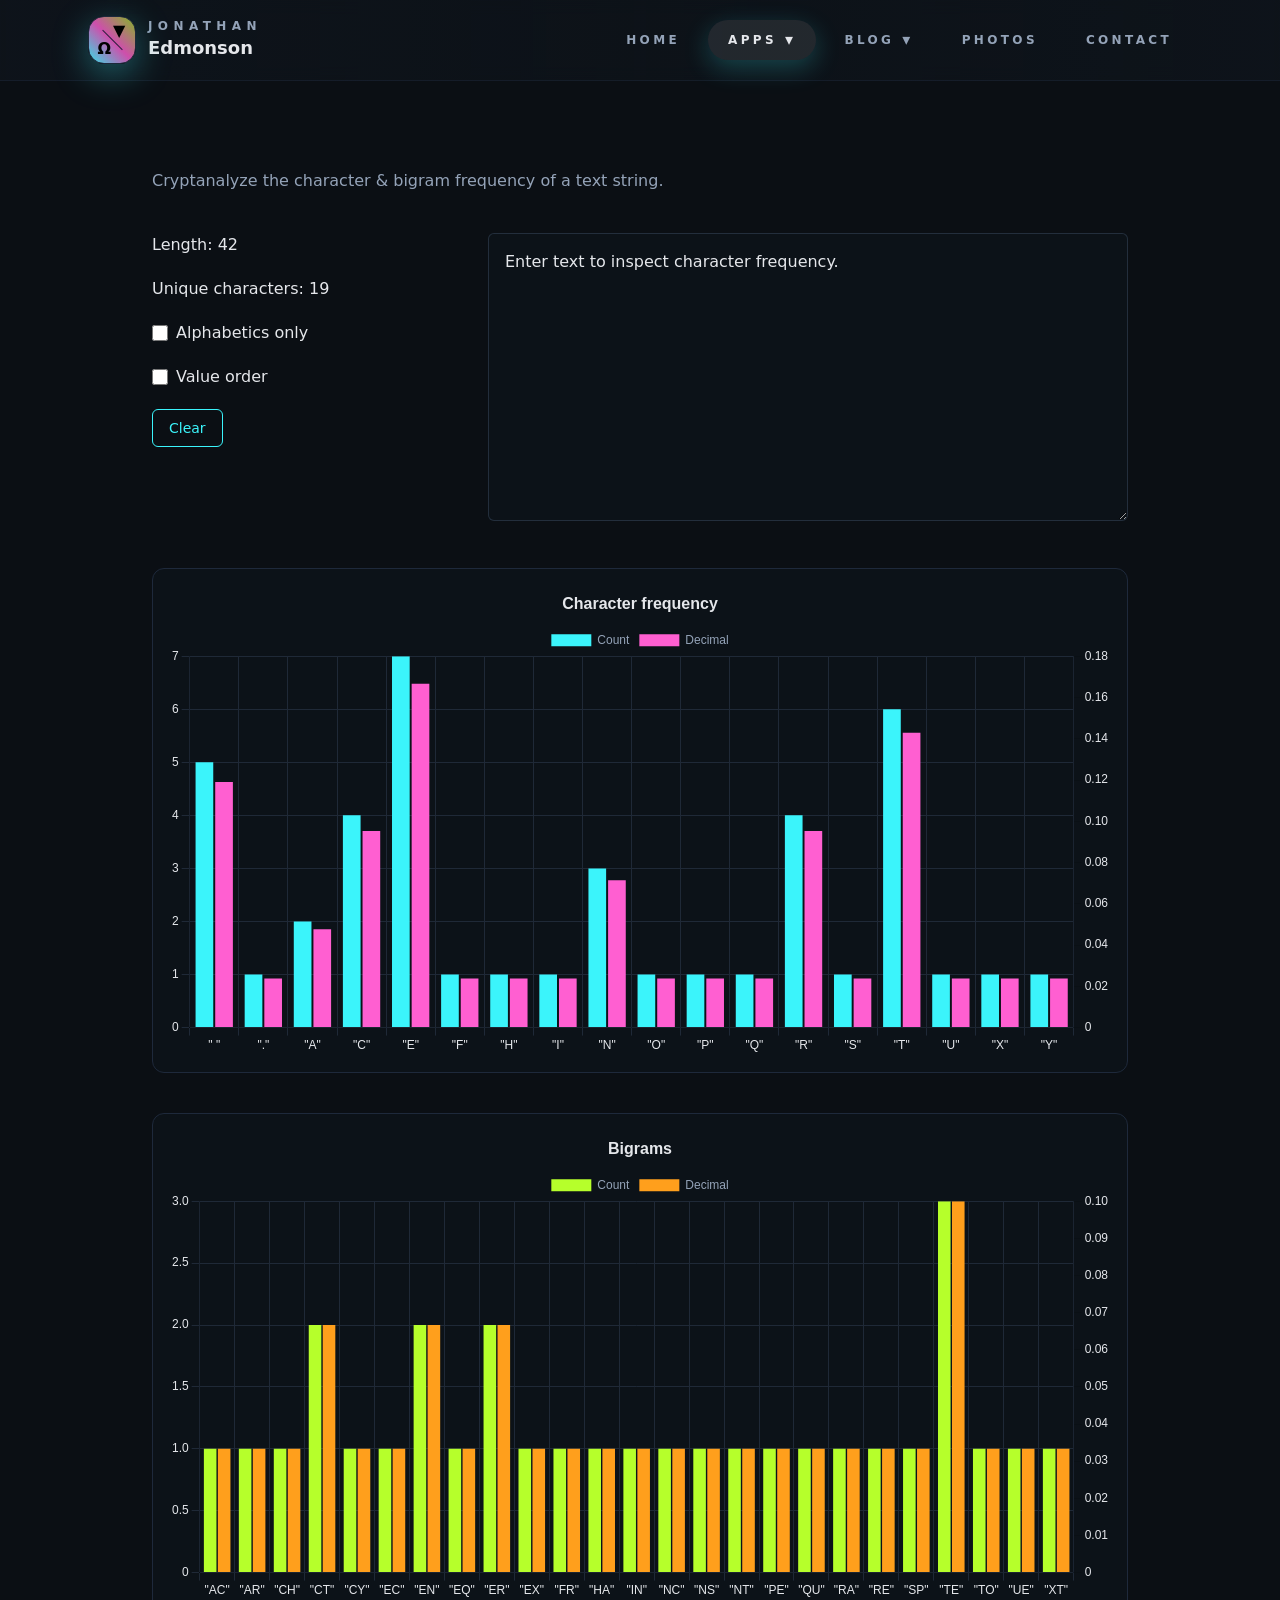
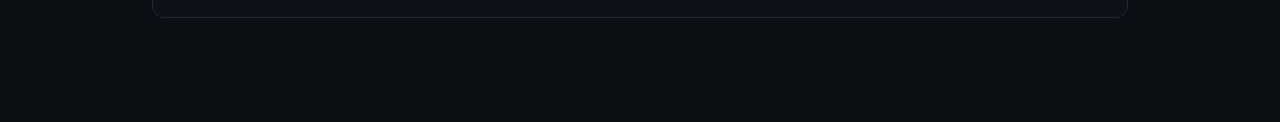
<file: apps/frequency-analysis.html>
<!DOCTYPE html><!--XumSYc0f9EheaZjwq79Iu--><html lang="en" class="space_grotesk_fb46a143-module__pjLNiW__variable ubuntu_mono_468e43f7-module__rCY5oG__variable"><head><meta charSet="utf-8"/><meta name="viewport" content="width=device-width, initial-scale=1"/><link rel="preload" href="/_next/static/media/0c89a48fa5027cee-s.p.4564287c.woff2" as="font" crossorigin="" type="font/woff2"/><link rel="preload" href="/_next/static/media/61632ccc178e84bd-s.p.db44ccba.woff2" as="font" crossorigin="" type="font/woff2"/><link rel="preload" href="/_next/static/media/f993dba6660b9bd1-s.p.c21cf68e.woff2" as="font" crossorigin="" type="font/woff2"/><link rel="stylesheet" href="/_next/static/chunks/68c5a5e5702c2783.css" data-precedence="next"/><link rel="preload" as="script" fetchPriority="low" href="/_next/static/chunks/8710900f9aeb69f9.js"/><script src="/_next/static/chunks/d1a8cac2f0e8a33d.js" async=""></script><script src="/_next/static/chunks/053523a1195d1477.js" async=""></script><script src="/_next/static/chunks/72932e4714423446.js" async=""></script><script src="/_next/static/chunks/turbopack-104e59f0faa153a2.js" async=""></script><script src="/_next/static/chunks/221d1285eee8946b.js" async=""></script><script src="/_next/static/chunks/8d30d41594a0d9d9.js" async=""></script><script src="/_next/static/chunks/330371550c099d63.js" async=""></script><script src="/_next/static/chunks/ee94e1a9acd1da02.js" async=""></script><script src="/_next/static/chunks/88697c1fd6007239.js" async=""></script><link rel="preload" href="https://www.googletagmanager.com/gtag/js?id=G-EGDLX3E1JZ" as="script"/><meta name="next-size-adjust" content=""/><title>Jonathan Edmonson</title><meta name="description" content="Jonathan Edmonson | An aspiring technologist with expertise in software engineering, data systems, and problem solving."/><script src="/_next/static/chunks/a6dad97d9634a72d.js" noModule=""></script></head><body class="min-h-screen bg-terminal-bg text-terminal-text antialiased font-sans"><div hidden=""><!--$--><!--/$--></div><div class="min-h-screen bg-terminal-bg text-terminal-text"><header class="sticky top-0 z-30 border-b border-slate-800/50 bg-gradient-to-r from-terminal-panel/90 via-terminal-panel/70 to-terminal-panel/90 backdrop-blur font-sans"><div class="mx-auto flex w-full max-w-6xl items-center justify-between gap-6 px-6 py-4"><a class="group inline-flex items-center gap-3" href="/"><div class="relative h-12 w-12 rounded-2xl border border-slate-800 bg-gradient-to-tr from-terminal-accent/90 via-terminal-user/80 to-terminal-path/70 shadow-[0_10px_35px_rgba(59,244,251,0.35)]"><div class="absolute inset-4 flex items-center justify-center"><span class="block h-[200%] w-[1px] origin-center -rotate-45 bg-slate-900/85"></span></div><span class="absolute bottom-6 left-6 text-md font-semibold leading-none text-black">▼</span><span class="absolute top-6 right-6 text-md font-semibold leading-none text-black">Ω</span></div><span class="flex flex-col leading-tight"><span class="text-xs font-semibold uppercase tracking-[0.45em] text-terminal-dim">Jonathan</span><span class="text-lg font-semibold text-terminal-text">Edmonson</span></span></a><div class="flex items-center gap-3"><button type="button" class="inline-flex h-10 w-10 items-center justify-center rounded-full border border-terminal-text/20 text-terminal-text transition hover:border-terminal-text/40 hover:bg-terminal-text/10 focus-visible:outline focus-visible:outline-2 focus-visible:outline-offset-2 focus-visible:outline-terminal-accent md:hidden" aria-label="Toggle navigation" aria-expanded="false"><span class="sr-only">Toggle navigation</span><span class="flex flex-col items-center justify-center gap-[6px]"><span class="block h-[2px] w-5 rounded-full bg-current transition-transform "></span><span class="block h-[2px] w-5 rounded-full bg-current transition-opacity opacity-100"></span><span class="block h-[2px] w-5 rounded-full bg-current transition-transform "></span></span></button><nav class="hidden items-center gap-2 text-xs font-semibold uppercase tracking-[0.28em] text-terminal-dim md:flex"><a class="relative rounded-full px-5 py-2 transition duration-200 hover:bg-terminal-text/5 hover:text-terminal-text" href="/">home</a><div class="relative"><button class="flex items-center gap-2 rounded-full px-5 py-2 transition duration-200 bg-terminal-text/10 text-terminal-text shadow-[0_8px_26px_rgba(59,244,251,0.22)]">APPS<span class="text-base transition-transform rotate-0">▾</span></button></div><div class="relative"><button class="flex items-center gap-2 rounded-full px-5 py-2 transition duration-200 hover:bg-terminal-text/5 hover:text-terminal-text">BLOG<span class="text-base transition-transform rotate-0">▾</span></button></div><a class="relative rounded-full px-5 py-2 transition duration-200 hover:bg-terminal-text/5 hover:text-terminal-text" href="/photos">photos</a><a class="relative rounded-full px-5 py-2 transition duration-200 hover:bg-terminal-text/5 hover:text-terminal-text" href="/contact">contact</a></nav></div></div></header><main class="mx-auto w-full max-w-[min(100%,1600px)] px-4 sm:px-8 lg:px-16 pb-16 pt-12"><div class="applet-container mx-auto flex max-w-5xl flex-col gap-10 px-6 py-10 text-terminal-text"><p class="text-sm text-terminal-dim md:text-base">Cryptanalyze the character &amp; bigram frequency of a text string.</p><div class="flex flex-col gap-8 lg:flex-row lg:items-start lg:gap-12"><div class="space-y-5 text-sm md:text-base lg:w-72 lg:flex-shrink-0"><p>Length: <!-- -->42</p><p>Unique characters: <!-- -->19</p><label class="flex items-center gap-2"><input type="checkbox" class="h-4 w-4 rounded border-slate-700 bg-terminal-panel text-terminal-accent focus:ring-terminal-accent"/><span>Alphabetics only</span></label><label class="flex items-center gap-2"><input type="checkbox" class="h-4 w-4 rounded border-slate-700 bg-terminal-panel text-terminal-accent focus:ring-terminal-accent"/><span>Value order</span></label><button class="inline-flex items-center rounded-md border border-terminal-accent px-4 py-2 text-sm font-medium text-terminal-accent transition hover:bg-terminal-accent/10">Clear</button></div><div class="w-full lg:flex-1"><textarea class="min-h-[12rem] w-full rounded-md border border-slate-700/60 bg-terminal-panel/70 p-4 text-sm text-terminal-text placeholder:text-terminal-dim shadow-soft transition focus:outline-none focus:ring-2 focus:ring-terminal-accent md:text-base lg:min-h-[18rem]" placeholder="Enter text to inspect character frequency">Enter text to inspect character frequency.</textarea></div></div><div class="space-y-10"><div class="rounded-xl border border-slate-800 bg-terminal-panel/70 p-4 shadow-soft"><canvas role="img" height="150" width="300"></canvas></div><div class="rounded-xl border border-slate-800 bg-terminal-panel/70 p-4 shadow-soft"><canvas role="img" height="150" width="300"></canvas></div></div></div><!--$--><!--/$--></main></div><script src="/_next/static/chunks/8710900f9aeb69f9.js" id="_R_" async=""></script><script>(self.__next_f=self.__next_f||[]).push([0])</script><script>self.__next_f.push([1,"1:\"$Sreact.fragment\"\n2:I[16008,[\"/_next/static/chunks/221d1285eee8946b.js\",\"/_next/static/chunks/8d30d41594a0d9d9.js\"],\"default\"]\n3:I[75830,[\"/_next/static/chunks/221d1285eee8946b.js\",\"/_next/static/chunks/8d30d41594a0d9d9.js\"],\"default\"]\n4:I[5767,[\"/_next/static/chunks/221d1285eee8946b.js\",\"/_next/static/chunks/8d30d41594a0d9d9.js\"],\"GoogleAnalytics\"]\n5:I[11516,[\"/_next/static/chunks/221d1285eee8946b.js\",\"/_next/static/chunks/8d30d41594a0d9d9.js\",\"/_next/static/chunks/330371550c099d63.js\"],\"default\"]\n6:I[37551,[\"/_next/static/chunks/221d1285eee8946b.js\",\"/_next/static/chunks/8d30d41594a0d9d9.js\"],\"ClientPageRoot\"]\n7:I[62292,[\"/_next/static/chunks/221d1285eee8946b.js\",\"/_next/static/chunks/8d30d41594a0d9d9.js\",\"/_next/static/chunks/330371550c099d63.js\",\"/_next/static/chunks/ee94e1a9acd1da02.js\",\"/_next/static/chunks/88697c1fd6007239.js\"],\"default\"]\na:I[59769,[\"/_next/static/chunks/221d1285eee8946b.js\",\"/_next/static/chunks/8d30d41594a0d9d9.js\"],\"OutletBoundary\"]\nc:I[9686,[\"/_next/static/chunks/221d1285eee8946b.js\",\"/_next/static/chunks/8d30d41594a0d9d9.js\"],\"AsyncMetadataOutlet\"]\ne:I[59769,[\"/_next/static/chunks/221d1285eee8946b.js\",\"/_next/static/chunks/8d30d41594a0d9d9.js\"],\"ViewportBoundary\"]\n10:I[59769,[\"/_next/static/chunks/221d1285eee8946b.js\",\"/_next/static/chunks/8d30d41594a0d9d9.js\"],\"MetadataBoundary\"]\n11:\"$Sreact.suspense\"\n13:I[76323,[\"/_next/static/chunks/221d1285eee8946b.js\",\"/_next/static/chunks/8d30d41594a0d9d9.js\"],\"default\"]\n:HL[\"/_next/static/chunks/68c5a5e5702c2783.css\",\"style\"]\n:HL[\"/_next/static/media/0c89a48fa5027cee-s.p.4564287c.woff2\",\"font\",{\"crossOrigin\":\"\",\"type\":\"font/woff2\"}]\n:HL[\"/_next/static/media/61632ccc178e84bd-s.p.db44ccba.woff2\",\"font\",{\"crossOrigin\":\"\",\"type\":\"font/woff2\"}]\n:HL[\"/_next/static/media/f993dba6660b9bd1-s.p.c21cf68e.woff2\",\"font\",{\"crossOrigin\":\"\",\"type\":\"font/woff2\"}]\n"])</script><script>self.__next_f.push([1,"0:{\"P\":null,\"b\":\"XumSYc0f9EheaZjwq79Iu\",\"p\":\"\",\"c\":[\"\",\"apps\",\"frequency-analysis\"],\"i\":false,\"f\":[[[\"\",{\"children\":[\"(site)\",{\"children\":[\"apps\",{\"children\":[\"frequency-analysis\",{\"children\":[\"__PAGE__\",{}]}]}]}]},\"$undefined\",\"$undefined\",true],[\"\",[\"$\",\"$1\",\"c\",{\"children\":[[[\"$\",\"link\",\"0\",{\"rel\":\"stylesheet\",\"href\":\"/_next/static/chunks/68c5a5e5702c2783.css\",\"precedence\":\"next\",\"crossOrigin\":\"$undefined\",\"nonce\":\"$undefined\"}],[\"$\",\"script\",\"script-0\",{\"src\":\"/_next/static/chunks/221d1285eee8946b.js\",\"async\":true,\"nonce\":\"$undefined\"}],[\"$\",\"script\",\"script-1\",{\"src\":\"/_next/static/chunks/8d30d41594a0d9d9.js\",\"async\":true,\"nonce\":\"$undefined\"}]],[\"$\",\"html\",null,{\"lang\":\"en\",\"className\":\"space_grotesk_fb46a143-module__pjLNiW__variable ubuntu_mono_468e43f7-module__rCY5oG__variable\",\"children\":[[\"$\",\"body\",null,{\"className\":\"min-h-screen bg-terminal-bg text-terminal-text antialiased font-sans\",\"children\":[\"$\",\"$L2\",null,{\"parallelRouterKey\":\"children\",\"error\":\"$undefined\",\"errorStyles\":\"$undefined\",\"errorScripts\":\"$undefined\",\"template\":[\"$\",\"$L3\",null,{}],\"templateStyles\":\"$undefined\",\"templateScripts\":\"$undefined\",\"notFound\":[[[\"$\",\"title\",null,{\"children\":\"404: This page could not be found.\"}],[\"$\",\"div\",null,{\"style\":{\"fontFamily\":\"system-ui,\\\"Segoe UI\\\",Roboto,Helvetica,Arial,sans-serif,\\\"Apple Color Emoji\\\",\\\"Segoe UI Emoji\\\"\",\"height\":\"100vh\",\"textAlign\":\"center\",\"display\":\"flex\",\"flexDirection\":\"column\",\"alignItems\":\"center\",\"justifyContent\":\"center\"},\"children\":[\"$\",\"div\",null,{\"children\":[[\"$\",\"style\",null,{\"dangerouslySetInnerHTML\":{\"__html\":\"body{color:#000;background:#fff;margin:0}.next-error-h1{border-right:1px solid rgba(0,0,0,.3)}@media (prefers-color-scheme:dark){body{color:#fff;background:#000}.next-error-h1{border-right:1px solid rgba(255,255,255,.3)}}\"}}],[\"$\",\"h1\",null,{\"className\":\"next-error-h1\",\"style\":{\"display\":\"inline-block\",\"margin\":\"0 20px 0 0\",\"padding\":\"0 23px 0 0\",\"fontSize\":24,\"fontWeight\":500,\"verticalAlign\":\"top\",\"lineHeight\":\"49px\"},\"children\":404}],[\"$\",\"div\",null,{\"style\":{\"display\":\"inline-block\"},\"children\":[\"$\",\"h2\",null,{\"style\":{\"fontSize\":14,\"fontWeight\":400,\"lineHeight\":\"49px\",\"margin\":0},\"children\":\"This page could not be found.\"}]}]]}]}]],[]],\"forbidden\":\"$undefined\",\"unauthorized\":\"$undefined\"}]}],[\"$\",\"$L4\",null,{\"gaId\":\"G-EGDLX3E1JZ\"}]]}]]}],{\"children\":[\"(site)\",[\"$\",\"$1\",\"c\",{\"children\":[[[\"$\",\"script\",\"script-0\",{\"src\":\"/_next/static/chunks/330371550c099d63.js\",\"async\":true,\"nonce\":\"$undefined\"}]],[\"$\",\"div\",null,{\"className\":\"min-h-screen bg-terminal-bg text-terminal-text\",\"children\":[[\"$\",\"$L5\",null,{}],[\"$\",\"main\",null,{\"className\":\"mx-auto w-full max-w-[min(100%,1600px)] px-4 sm:px-8 lg:px-16 pb-16 pt-12\",\"children\":[\"$\",\"$L2\",null,{\"parallelRouterKey\":\"children\",\"error\":\"$undefined\",\"errorStyles\":\"$undefined\",\"errorScripts\":\"$undefined\",\"template\":[\"$\",\"$L3\",null,{}],\"templateStyles\":\"$undefined\",\"templateScripts\":\"$undefined\",\"notFound\":[[[\"$\",\"title\",null,{\"children\":\"404: This page could not be found.\"}],[\"$\",\"div\",null,{\"style\":\"$0:f:0:1:1:props:children:1:props:children:0:props:children:props:notFound:0:1:props:style\",\"children\":[\"$\",\"div\",null,{\"children\":[[\"$\",\"style\",null,{\"dangerouslySetInnerHTML\":{\"__html\":\"body{color:#000;background:#fff;margin:0}.next-error-h1{border-right:1px solid rgba(0,0,0,.3)}@media (prefers-color-scheme:dark){body{color:#fff;background:#000}.next-error-h1{border-right:1px solid rgba(255,255,255,.3)}}\"}}],[\"$\",\"h1\",null,{\"className\":\"next-error-h1\",\"style\":\"$0:f:0:1:1:props:children:1:props:children:0:props:children:props:notFound:0:1:props:children:props:children:1:props:style\",\"children\":404}],[\"$\",\"div\",null,{\"style\":\"$0:f:0:1:1:props:children:1:props:children:0:props:children:props:notFound:0:1:props:children:props:children:2:props:style\",\"children\":[\"$\",\"h2\",null,{\"style\":\"$0:f:0:1:1:props:children:1:props:children:0:props:children:props:notFound:0:1:props:children:props:children:2:props:children:props:style\",\"children\":\"This page could not be found.\"}]}]]}]}]],[]],\"forbidden\":\"$undefined\",\"unauthorized\":\"$undefined\"}]}]]}]]}],{\"children\":[\"apps\",[\"$\",\"$1\",\"c\",{\"children\":[null,[\"$\",\"$L2\",null,{\"parallelRouterKey\":\"children\",\"error\":\"$undefined\",\"errorStyles\":\"$undefined\",\"errorScripts\":\"$undefined\",\"template\":[\"$\",\"$L3\",null,{}],\"templateStyles\":\"$undefined\",\"templateScripts\":\"$undefined\",\"notFound\":\"$undefined\",\"forbidden\":\"$undefined\",\"unauthorized\":\"$undefined\"}]]}],{\"children\":[\"frequency-analysis\",[\"$\",\"$1\",\"c\",{\"children\":[null,[\"$\",\"$L2\",null,{\"parallelRouterKey\":\"children\",\"error\":\"$undefined\",\"errorStyles\":\"$undefined\",\"errorScripts\":\"$undefined\",\"template\":[\"$\",\"$L3\",null,{}],\"templateStyles\":\"$undefined\",\"templateScripts\":\"$undefined\",\"notFound\":\"$undefined\",\"forbidden\":\"$undefined\",\"unauthorized\":\"$undefined\"}]]}],{\"children\":[\"__PAGE__\",[\"$\",\"$1\",\"c\",{\"children\":[[\"$\",\"$L6\",null,{\"Component\":\"$7\",\"searchParams\":{},\"params\":{},\"promises\":[\"$@8\",\"$@9\"]}],[[\"$\",\"script\",\"script-0\",{\"src\":\"/_next/static/chunks/ee94e1a9acd1da02.js\",\"async\":true,\"nonce\":\"$undefined\"}],[\"$\",\"script\",\"script-1\",{\"src\":\"/_next/static/chunks/88697c1fd6007239.js\",\"async\":true,\"nonce\":\"$undefined\"}]],[\"$\",\"$La\",null,{\"children\":[\"$Lb\",[\"$\",\"$Lc\",null,{\"promise\":\"$@d\"}]]}]]}],{},null,false]},null,false]},null,false]},null,false]},null,false],[\"$\",\"$1\",\"h\",{\"children\":[null,[[\"$\",\"$Le\",null,{\"children\":\"$Lf\"}],[\"$\",\"meta\",null,{\"name\":\"next-size-adjust\",\"content\":\"\"}]],[\"$\",\"$L10\",null,{\"children\":[\"$\",\"div\",null,{\"hidden\":true,\"children\":[\"$\",\"$11\",null,{\"fallback\":null,\"children\":\"$L12\"}]}]}]]}],false]],\"m\":\"$undefined\",\"G\":[\"$13\",[[\"$\",\"link\",\"0\",{\"rel\":\"stylesheet\",\"href\":\"/_next/static/chunks/68c5a5e5702c2783.css\",\"precedence\":\"next\",\"crossOrigin\":\"$undefined\",\"nonce\":\"$undefined\"}]]],\"s\":false,\"S\":true}\n"])</script><script>self.__next_f.push([1,"8:{}\n9:\"$0:f:0:1:2:children:2:children:2:children:2:children:1:props:children:0:props:params\"\n"])</script><script>self.__next_f.push([1,"f:[[\"$\",\"meta\",\"0\",{\"charSet\":\"utf-8\"}],[\"$\",\"meta\",\"1\",{\"name\":\"viewport\",\"content\":\"width=device-width, initial-scale=1\"}]]\nb:null\n"])</script><script>self.__next_f.push([1,"d:{\"metadata\":[[\"$\",\"title\",\"0\",{\"children\":\"Jonathan Edmonson\"}],[\"$\",\"meta\",\"1\",{\"name\":\"description\",\"content\":\"Jonathan Edmonson | An aspiring technologist with expertise in software engineering, data systems, and problem solving.\"}]],\"error\":null,\"digest\":\"$undefined\"}\n"])</script><script>self.__next_f.push([1,"12:\"$d:metadata\"\n"])</script></body></html>
</file>
<file: _next/static/chunks/68c5a5e5702c2783.css>
*,:before,:after{--tw-border-spacing-x:0;--tw-border-spacing-y:0;--tw-translate-x:0;--tw-translate-y:0;--tw-rotate:0;--tw-skew-x:0;--tw-skew-y:0;--tw-scale-x:1;--tw-scale-y:1;--tw-pan-x: ;--tw-pan-y: ;--tw-pinch-zoom: ;--tw-scroll-snap-strictness:proximity;--tw-gradient-from-position: ;--tw-gradient-via-position: ;--tw-gradient-to-position: ;--tw-ordinal: ;--tw-slashed-zero: ;--tw-numeric-figure: ;--tw-numeric-spacing: ;--tw-numeric-fraction: ;--tw-ring-inset: ;--tw-ring-offset-width:0px;--tw-ring-offset-color:#fff;--tw-ring-color:rgba(59,130,246,.5);--tw-ring-offset-shadow:0 0 transparent;--tw-ring-shadow:0 0 transparent;--tw-shadow:0 0 transparent;--tw-shadow-colored:0 0 transparent;--tw-blur: ;--tw-brightness: ;--tw-contrast: ;--tw-grayscale: ;--tw-hue-rotate: ;--tw-invert: ;--tw-saturate: ;--tw-sepia: ;--tw-drop-shadow: ;--tw-backdrop-blur: ;--tw-backdrop-brightness: ;--tw-backdrop-contrast: ;--tw-backdrop-grayscale: ;--tw-backdrop-hue-rotate: ;--tw-backdrop-invert: ;--tw-backdrop-opacity: ;--tw-backdrop-saturate: ;--tw-backdrop-sepia: ;--tw-contain-size: ;--tw-contain-layout: ;--tw-contain-paint: ;--tw-contain-style: }::backdrop{--tw-border-spacing-x:0;--tw-border-spacing-y:0;--tw-translate-x:0;--tw-translate-y:0;--tw-rotate:0;--tw-skew-x:0;--tw-skew-y:0;--tw-scale-x:1;--tw-scale-y:1;--tw-pan-x: ;--tw-pan-y: ;--tw-pinch-zoom: ;--tw-scroll-snap-strictness:proximity;--tw-gradient-from-position: ;--tw-gradient-via-position: ;--tw-gradient-to-position: ;--tw-ordinal: ;--tw-slashed-zero: ;--tw-numeric-figure: ;--tw-numeric-spacing: ;--tw-numeric-fraction: ;--tw-ring-inset: ;--tw-ring-offset-width:0px;--tw-ring-offset-color:#fff;--tw-ring-color:rgba(59,130,246,.5);--tw-ring-offset-shadow:0 0 transparent;--tw-ring-shadow:0 0 transparent;--tw-shadow:0 0 transparent;--tw-shadow-colored:0 0 transparent;--tw-blur: ;--tw-brightness: ;--tw-contrast: ;--tw-grayscale: ;--tw-hue-rotate: ;--tw-invert: ;--tw-saturate: ;--tw-sepia: ;--tw-drop-shadow: ;--tw-backdrop-blur: ;--tw-backdrop-brightness: ;--tw-backdrop-contrast: ;--tw-backdrop-grayscale: ;--tw-backdrop-hue-rotate: ;--tw-backdrop-invert: ;--tw-backdrop-opacity: ;--tw-backdrop-saturate: ;--tw-backdrop-sepia: ;--tw-contain-size: ;--tw-contain-layout: ;--tw-contain-paint: ;--tw-contain-style: }*,:before,:after{box-sizing:border-box;border:0 solid #e5e7eb}:before,:after{--tw-content:""}html,:host{-webkit-text-size-adjust:100%;-moz-tab-size:4;tab-size:4;font-feature-settings:normal;font-variation-settings:normal;-webkit-tap-highlight-color:transparent;font-family:ui-sans-serif,system-ui,-apple-system,BlinkMacSystemFont,Segoe UI,Roboto,Noto Sans,Ubuntu,Cantarell,Helvetica Neue,sans-serif,Apple Color Emoji,Segoe UI Emoji,Segoe UI Symbol,Noto Color Emoji;line-height:1.5}body{line-height:inherit;margin:0}hr{height:0;color:inherit;border-top-width:1px}abbr:where([title]){-webkit-text-decoration:underline dotted;text-decoration:underline dotted}h1,h2,h3,h4,h5,h6{font-size:inherit;font-weight:inherit}a{color:inherit;-webkit-text-decoration:inherit;text-decoration:inherit}b,strong{font-weight:bolder}code,kbd,samp,pre{font-feature-settings:normal;font-variation-settings:normal;font-family:ui-monospace,SFMono-Regular,Menlo,Monaco,Consolas,Liberation Mono,Courier New,monospace;font-size:1em}small{font-size:80%}sub,sup{vertical-align:baseline;font-size:75%;line-height:0;position:relative}sub{bottom:-.25em}sup{top:-.5em}table{text-indent:0;border-color:inherit;border-collapse:collapse}button,input,optgroup,select,textarea{font-feature-settings:inherit;font-variation-settings:inherit;font-family:inherit;font-size:100%;font-weight:inherit;line-height:inherit;letter-spacing:inherit;color:inherit;margin:0;padding:0}button,select{text-transform:none}button{-webkit-appearance:button;background-color:transparent;background-image:none}input:where([type=button]){-webkit-appearance:button;background-color:transparent;background-image:none}input:where([type=reset]){-webkit-appearance:button;background-color:transparent;background-image:none}input:where([type=submit]){-webkit-appearance:button;background-color:transparent;background-image:none}:-moz-focusring{outline:auto}:-moz-ui-invalid{box-shadow:none}progress{vertical-align:baseline}::-webkit-inner-spin-button{height:auto}::-webkit-outer-spin-button{height:auto}[type=search]{-webkit-appearance:textfield;outline-offset:-2px}::-webkit-search-decoration{-webkit-appearance:none}::-webkit-file-upload-button{-webkit-appearance:button;font:inherit}summary{display:list-item}blockquote,dl,dd,h1,h2,h3,h4,h5,h6,hr,figure,p,pre{margin:0}fieldset{margin:0;padding:0}legend{padding:0}ol,ul,menu{margin:0;padding:0;list-style:none}dialog{padding:0}textarea{resize:vertical}input::placeholder,textarea::placeholder{opacity:1;color:#9ca3af}button,[role=button]{cursor:pointer}:disabled{cursor:default}img,svg,video,canvas,audio,iframe,embed,object{vertical-align:middle;display:block}img,video{max-width:100%;height:auto}[hidden]:where(:not([hidden=until-found])){display:none}.prose{color:var(--tw-prose-body);max-width:65ch}.prose :where(p):not(:where([class~=not-prose],[class~=not-prose] *)){margin-top:1.25em;margin-bottom:1.25em}.prose :where([class~=lead]):not(:where([class~=not-prose],[class~=not-prose] *)){color:var(--tw-prose-lead);margin-top:1.2em;margin-bottom:1.2em;font-size:1.25em;line-height:1.6}.prose :where(a):not(:where([class~=not-prose],[class~=not-prose] *)){color:var(--tw-prose-links);font-weight:500;text-decoration:underline}.prose :where(strong):not(:where([class~=not-prose],[class~=not-prose] *)){color:var(--tw-prose-bold);font-weight:600}.prose :where(a strong):not(:where([class~=not-prose],[class~=not-prose] *)){color:inherit}.prose :where(blockquote strong):not(:where([class~=not-prose],[class~=not-prose] *)){color:inherit}.prose :where(thead th strong):not(:where([class~=not-prose],[class~=not-prose] *)){color:inherit}.prose :where(ol):not(:where([class~=not-prose],[class~=not-prose] *)){margin-top:1.25em;margin-bottom:1.25em;list-style-type:decimal}.prose :where(ol):not(:where([class~=not-prose],[class~=not-prose] *)):not(:-webkit-any(:lang(ae),:lang(ar),:lang(arc),:lang(bcc),:lang(bqi),:lang(ckb),:lang(dv),:lang(fa),:lang(glk),:lang(he),:lang(ku),:lang(mzn),:lang(nqo),:lang(pnb),:lang(ps),:lang(sd),:lang(ug),:lang(ur),:lang(yi))){padding-left:1.625em}.prose :where(ol):not(:where([class~=not-prose],[class~=not-prose] *)):not(:-moz-any(:lang(ae),:lang(ar),:lang(arc),:lang(bcc),:lang(bqi),:lang(ckb),:lang(dv),:lang(fa),:lang(glk),:lang(he),:lang(ku),:lang(mzn),:lang(nqo),:lang(pnb),:lang(ps),:lang(sd),:lang(ug),:lang(ur),:lang(yi))){padding-left:1.625em}.prose :where(ol):not(:where([class~=not-prose],[class~=not-prose] *)):not(:is(:lang(ae),:lang(ar),:lang(arc),:lang(bcc),:lang(bqi),:lang(ckb),:lang(dv),:lang(fa),:lang(glk),:lang(he),:lang(ku),:lang(mzn),:lang(nqo),:lang(pnb),:lang(ps),:lang(sd),:lang(ug),:lang(ur),:lang(yi))){padding-left:1.625em}.prose :where(ol):not(:where([class~=not-prose],[class~=not-prose] *)):-webkit-any(:lang(ae),:lang(ar),:lang(arc),:lang(bcc),:lang(bqi),:lang(ckb),:lang(dv),:lang(fa),:lang(glk),:lang(he),:lang(ku),:lang(mzn),:lang(nqo),:lang(pnb),:lang(ps),:lang(sd),:lang(ug),:lang(ur),:lang(yi)){padding-right:1.625em}.prose :where(ol):not(:where([class~=not-prose],[class~=not-prose] *)):-moz-any(:lang(ae),:lang(ar),:lang(arc),:lang(bcc),:lang(bqi),:lang(ckb),:lang(dv),:lang(fa),:lang(glk),:lang(he),:lang(ku),:lang(mzn),:lang(nqo),:lang(pnb),:lang(ps),:lang(sd),:lang(ug),:lang(ur),:lang(yi)){padding-right:1.625em}.prose :where(ol):not(:where([class~=not-prose],[class~=not-prose] *)):is(:lang(ae),:lang(ar),:lang(arc),:lang(bcc),:lang(bqi),:lang(ckb),:lang(dv),:lang(fa),:lang(glk),:lang(he),:lang(ku),:lang(mzn),:lang(nqo),:lang(pnb),:lang(ps),:lang(sd),:lang(ug),:lang(ur),:lang(yi)){padding-right:1.625em}.prose :where(ol[type=A]):not(:where([class~=not-prose],[class~=not-prose] *)){list-style-type:upper-alpha}.prose :where(ol[type=a]):not(:where([class~=not-prose],[class~=not-prose] *)){list-style-type:lower-alpha}.prose :where(ol[type=A s]):not(:where([class~=not-prose],[class~=not-prose] *)){list-style-type:upper-alpha}.prose :where(ol[type=a s]):not(:where([class~=not-prose],[class~=not-prose] *)){list-style-type:lower-alpha}.prose :where(ol[type=I]):not(:where([class~=not-prose],[class~=not-prose] *)){list-style-type:upper-roman}.prose :where(ol[type=i]):not(:where([class~=not-prose],[class~=not-prose] *)){list-style-type:lower-roman}.prose :where(ol[type=I s]):not(:where([class~=not-prose],[class~=not-prose] *)){list-style-type:upper-roman}.prose :where(ol[type=i s]):not(:where([class~=not-prose],[class~=not-prose] *)){list-style-type:lower-roman}.prose :where(ol[type="1"]):not(:where([class~=not-prose],[class~=not-prose] *)){list-style-type:decimal}.prose :where(ul):not(:where([class~=not-prose],[class~=not-prose] *)){margin-top:1.25em;margin-bottom:1.25em;list-style-type:disc}.prose :where(ul):not(:where([class~=not-prose],[class~=not-prose] *)):not(:-webkit-any(:lang(ae),:lang(ar),:lang(arc),:lang(bcc),:lang(bqi),:lang(ckb),:lang(dv),:lang(fa),:lang(glk),:lang(he),:lang(ku),:lang(mzn),:lang(nqo),:lang(pnb),:lang(ps),:lang(sd),:lang(ug),:lang(ur),:lang(yi))){padding-left:1.625em}.prose :where(ul):not(:where([class~=not-prose],[class~=not-prose] *)):not(:-moz-any(:lang(ae),:lang(ar),:lang(arc),:lang(bcc),:lang(bqi),:lang(ckb),:lang(dv),:lang(fa),:lang(glk),:lang(he),:lang(ku),:lang(mzn),:lang(nqo),:lang(pnb),:lang(ps),:lang(sd),:lang(ug),:lang(ur),:lang(yi))){padding-left:1.625em}.prose :where(ul):not(:where([class~=not-prose],[class~=not-prose] *)):not(:is(:lang(ae),:lang(ar),:lang(arc),:lang(bcc),:lang(bqi),:lang(ckb),:lang(dv),:lang(fa),:lang(glk),:lang(he),:lang(ku),:lang(mzn),:lang(nqo),:lang(pnb),:lang(ps),:lang(sd),:lang(ug),:lang(ur),:lang(yi))){padding-left:1.625em}.prose :where(ul):not(:where([class~=not-prose],[class~=not-prose] *)):-webkit-any(:lang(ae),:lang(ar),:lang(arc),:lang(bcc),:lang(bqi),:lang(ckb),:lang(dv),:lang(fa),:lang(glk),:lang(he),:lang(ku),:lang(mzn),:lang(nqo),:lang(pnb),:lang(ps),:lang(sd),:lang(ug),:lang(ur),:lang(yi)){padding-right:1.625em}.prose :where(ul):not(:where([class~=not-prose],[class~=not-prose] *)):-moz-any(:lang(ae),:lang(ar),:lang(arc),:lang(bcc),:lang(bqi),:lang(ckb),:lang(dv),:lang(fa),:lang(glk),:lang(he),:lang(ku),:lang(mzn),:lang(nqo),:lang(pnb),:lang(ps),:lang(sd),:lang(ug),:lang(ur),:lang(yi)){padding-right:1.625em}.prose :where(ul):not(:where([class~=not-prose],[class~=not-prose] *)):is(:lang(ae),:lang(ar),:lang(arc),:lang(bcc),:lang(bqi),:lang(ckb),:lang(dv),:lang(fa),:lang(glk),:lang(he),:lang(ku),:lang(mzn),:lang(nqo),:lang(pnb),:lang(ps),:lang(sd),:lang(ug),:lang(ur),:lang(yi)){padding-right:1.625em}.prose :where(ol>li):not(:where([class~=not-prose],[class~=not-prose] *))::marker{color:var(--tw-prose-counters);font-weight:400}.prose :where(ul>li):not(:where([class~=not-prose],[class~=not-prose] *))::marker{color:var(--tw-prose-bullets)}.prose :where(dt):not(:where([class~=not-prose],[class~=not-prose] *)){color:var(--tw-prose-headings);margin-top:1.25em;font-weight:600}.prose :where(hr):not(:where([class~=not-prose],[class~=not-prose] *)){border-color:var(--tw-prose-hr);border-top-width:1px;margin-top:3em;margin-bottom:3em}.prose :where(blockquote):not(:where([class~=not-prose],[class~=not-prose] *)){color:var(--tw-prose-quotes);quotes:"“""”""‘""’";margin-top:1.6em;margin-bottom:1.6em;font-style:italic;font-weight:500}.prose :where(blockquote):not(:where([class~=not-prose],[class~=not-prose] *)):not(:-webkit-any(:lang(ae),:lang(ar),:lang(arc),:lang(bcc),:lang(bqi),:lang(ckb),:lang(dv),:lang(fa),:lang(glk),:lang(he),:lang(ku),:lang(mzn),:lang(nqo),:lang(pnb),:lang(ps),:lang(sd),:lang(ug),:lang(ur),:lang(yi))){border-left-width:.25rem;border-left-color:var(--tw-prose-quote-borders);padding-left:1em}.prose :where(blockquote):not(:where([class~=not-prose],[class~=not-prose] *)):not(:-moz-any(:lang(ae),:lang(ar),:lang(arc),:lang(bcc),:lang(bqi),:lang(ckb),:lang(dv),:lang(fa),:lang(glk),:lang(he),:lang(ku),:lang(mzn),:lang(nqo),:lang(pnb),:lang(ps),:lang(sd),:lang(ug),:lang(ur),:lang(yi))){border-left-width:.25rem;border-left-color:var(--tw-prose-quote-borders);padding-left:1em}.prose :where(blockquote):not(:where([class~=not-prose],[class~=not-prose] *)):not(:is(:lang(ae),:lang(ar),:lang(arc),:lang(bcc),:lang(bqi),:lang(ckb),:lang(dv),:lang(fa),:lang(glk),:lang(he),:lang(ku),:lang(mzn),:lang(nqo),:lang(pnb),:lang(ps),:lang(sd),:lang(ug),:lang(ur),:lang(yi))){border-left-width:.25rem;border-left-color:var(--tw-prose-quote-borders);padding-left:1em}.prose :where(blockquote):not(:where([class~=not-prose],[class~=not-prose] *)):-webkit-any(:lang(ae),:lang(ar),:lang(arc),:lang(bcc),:lang(bqi),:lang(ckb),:lang(dv),:lang(fa),:lang(glk),:lang(he),:lang(ku),:lang(mzn),:lang(nqo),:lang(pnb),:lang(ps),:lang(sd),:lang(ug),:lang(ur),:lang(yi)){border-right-width:.25rem;border-right-color:var(--tw-prose-quote-borders);padding-right:1em}.prose :where(blockquote):not(:where([class~=not-prose],[class~=not-prose] *)):-moz-any(:lang(ae),:lang(ar),:lang(arc),:lang(bcc),:lang(bqi),:lang(ckb),:lang(dv),:lang(fa),:lang(glk),:lang(he),:lang(ku),:lang(mzn),:lang(nqo),:lang(pnb),:lang(ps),:lang(sd),:lang(ug),:lang(ur),:lang(yi)){border-right-width:.25rem;border-right-color:var(--tw-prose-quote-borders);padding-right:1em}.prose :where(blockquote):not(:where([class~=not-prose],[class~=not-prose] *)):is(:lang(ae),:lang(ar),:lang(arc),:lang(bcc),:lang(bqi),:lang(ckb),:lang(dv),:lang(fa),:lang(glk),:lang(he),:lang(ku),:lang(mzn),:lang(nqo),:lang(pnb),:lang(ps),:lang(sd),:lang(ug),:lang(ur),:lang(yi)){border-right-width:.25rem;border-right-color:var(--tw-prose-quote-borders);padding-right:1em}.prose :where(blockquote p:first-of-type):not(:where([class~=not-prose],[class~=not-prose] *)):before{content:open-quote}.prose :where(blockquote p:last-of-type):not(:where([class~=not-prose],[class~=not-prose] *)):after{content:close-quote}.prose :where(h1):not(:where([class~=not-prose],[class~=not-prose] *)){color:var(--tw-prose-headings);margin-top:0;margin-bottom:.888889em;font-size:2.25em;font-weight:800;line-height:1.11111}.prose :where(h1 strong):not(:where([class~=not-prose],[class~=not-prose] *)){color:inherit;font-weight:900}.prose :where(h2):not(:where([class~=not-prose],[class~=not-prose] *)){color:var(--tw-prose-headings);margin-top:2em;margin-bottom:1em;font-size:1.5em;font-weight:700;line-height:1.33333}.prose :where(h2 strong):not(:where([class~=not-prose],[class~=not-prose] *)){color:inherit;font-weight:800}.prose :where(h3):not(:where([class~=not-prose],[class~=not-prose] *)){color:var(--tw-prose-headings);margin-top:1.6em;margin-bottom:.6em;font-size:1.25em;font-weight:600;line-height:1.6}.prose :where(h3 strong):not(:where([class~=not-prose],[class~=not-prose] *)){color:inherit;font-weight:700}.prose :where(h4):not(:where([class~=not-prose],[class~=not-prose] *)){color:var(--tw-prose-headings);margin-top:1.5em;margin-bottom:.5em;font-weight:600;line-height:1.5}.prose :where(h4 strong):not(:where([class~=not-prose],[class~=not-prose] *)){color:inherit;font-weight:700}.prose :where(img):not(:where([class~=not-prose],[class~=not-prose] *)){margin-top:2em;margin-bottom:2em}.prose :where(picture):not(:where([class~=not-prose],[class~=not-prose] *)){margin-top:2em;margin-bottom:2em;display:block}.prose :where(video):not(:where([class~=not-prose],[class~=not-prose] *)){margin-top:2em;margin-bottom:2em}.prose :where(kbd):not(:where([class~=not-prose],[class~=not-prose] *)){color:var(--tw-prose-kbd);box-shadow:0 0 0 1px var(--tw-prose-kbd-shadows),0 3px 0 var(--tw-prose-kbd-shadows);padding-top:.1875em;padding-bottom:.1875em;border-radius:.3125rem;font-family:inherit;font-size:.875em;font-weight:500}.prose :where(kbd):not(:where([class~=not-prose],[class~=not-prose] *)):not(:-webkit-any(:lang(ae),:lang(ar),:lang(arc),:lang(bcc),:lang(bqi),:lang(ckb),:lang(dv),:lang(fa),:lang(glk),:lang(he),:lang(ku),:lang(mzn),:lang(nqo),:lang(pnb),:lang(ps),:lang(sd),:lang(ug),:lang(ur),:lang(yi))){padding-left:.375em;padding-right:.375em}.prose :where(kbd):not(:where([class~=not-prose],[class~=not-prose] *)):not(:-moz-any(:lang(ae),:lang(ar),:lang(arc),:lang(bcc),:lang(bqi),:lang(ckb),:lang(dv),:lang(fa),:lang(glk),:lang(he),:lang(ku),:lang(mzn),:lang(nqo),:lang(pnb),:lang(ps),:lang(sd),:lang(ug),:lang(ur),:lang(yi))){padding-left:.375em;padding-right:.375em}.prose :where(kbd):not(:where([class~=not-prose],[class~=not-prose] *)):not(:is(:lang(ae),:lang(ar),:lang(arc),:lang(bcc),:lang(bqi),:lang(ckb),:lang(dv),:lang(fa),:lang(glk),:lang(he),:lang(ku),:lang(mzn),:lang(nqo),:lang(pnb),:lang(ps),:lang(sd),:lang(ug),:lang(ur),:lang(yi))){padding-left:.375em;padding-right:.375em}.prose :where(kbd):not(:where([class~=not-prose],[class~=not-prose] *)):-webkit-any(:lang(ae),:lang(ar),:lang(arc),:lang(bcc),:lang(bqi),:lang(ckb),:lang(dv),:lang(fa),:lang(glk),:lang(he),:lang(ku),:lang(mzn),:lang(nqo),:lang(pnb),:lang(ps),:lang(sd),:lang(ug),:lang(ur),:lang(yi)){padding-left:.375em;padding-right:.375em}.prose :where(kbd):not(:where([class~=not-prose],[class~=not-prose] *)):-moz-any(:lang(ae),:lang(ar),:lang(arc),:lang(bcc),:lang(bqi),:lang(ckb),:lang(dv),:lang(fa),:lang(glk),:lang(he),:lang(ku),:lang(mzn),:lang(nqo),:lang(pnb),:lang(ps),:lang(sd),:lang(ug),:lang(ur),:lang(yi)){padding-left:.375em;padding-right:.375em}.prose :where(kbd):not(:where([class~=not-prose],[class~=not-prose] *)):is(:lang(ae),:lang(ar),:lang(arc),:lang(bcc),:lang(bqi),:lang(ckb),:lang(dv),:lang(fa),:lang(glk),:lang(he),:lang(ku),:lang(mzn),:lang(nqo),:lang(pnb),:lang(ps),:lang(sd),:lang(ug),:lang(ur),:lang(yi)){padding-left:.375em;padding-right:.375em}.prose :where(code):not(:where([class~=not-prose],[class~=not-prose] *)){color:#f8fafc;background-color:rgba(15,23,42,.85);border-radius:.375rem;padding:.1em .3em;font-size:.875em;font-weight:600}.prose :where(code):not(:where([class~=not-prose],[class~=not-prose] *)):before{content:""}.prose :where(code):not(:where([class~=not-prose],[class~=not-prose] *)):after{content:""}.prose :where(a code):not(:where([class~=not-prose],[class~=not-prose] *)){color:inherit}.prose :where(h1 code):not(:where([class~=not-prose],[class~=not-prose] *)){color:inherit}.prose :where(h2 code):not(:where([class~=not-prose],[class~=not-prose] *)){color:inherit;font-size:.875em}.prose :where(h3 code):not(:where([class~=not-prose],[class~=not-prose] *)){color:inherit;font-size:.9em}.prose :where(h4 code):not(:where([class~=not-prose],[class~=not-prose] *)){color:inherit}.prose :where(blockquote code):not(:where([class~=not-prose],[class~=not-prose] *)){color:inherit}.prose :where(thead th code):not(:where([class~=not-prose],[class~=not-prose] *)){color:inherit}.prose :where(pre):not(:where([class~=not-prose],[class~=not-prose] *)){color:var(--tw-prose-pre-code);background-color:var(--tw-prose-pre-bg);padding-top:.857143em;padding-bottom:.857143em;border-radius:.375rem;margin-top:1.71429em;margin-bottom:1.71429em;font-size:.875em;font-weight:400;line-height:1.71429;overflow-x:auto}.prose :where(pre):not(:where([class~=not-prose],[class~=not-prose] *)):not(:-webkit-any(:lang(ae),:lang(ar),:lang(arc),:lang(bcc),:lang(bqi),:lang(ckb),:lang(dv),:lang(fa),:lang(glk),:lang(he),:lang(ku),:lang(mzn),:lang(nqo),:lang(pnb),:lang(ps),:lang(sd),:lang(ug),:lang(ur),:lang(yi))){padding-left:1.14286em;padding-right:1.14286em}.prose :where(pre):not(:where([class~=not-prose],[class~=not-prose] *)):not(:-moz-any(:lang(ae),:lang(ar),:lang(arc),:lang(bcc),:lang(bqi),:lang(ckb),:lang(dv),:lang(fa),:lang(glk),:lang(he),:lang(ku),:lang(mzn),:lang(nqo),:lang(pnb),:lang(ps),:lang(sd),:lang(ug),:lang(ur),:lang(yi))){padding-left:1.14286em;padding-right:1.14286em}.prose :where(pre):not(:where([class~=not-prose],[class~=not-prose] *)):not(:is(:lang(ae),:lang(ar),:lang(arc),:lang(bcc),:lang(bqi),:lang(ckb),:lang(dv),:lang(fa),:lang(glk),:lang(he),:lang(ku),:lang(mzn),:lang(nqo),:lang(pnb),:lang(ps),:lang(sd),:lang(ug),:lang(ur),:lang(yi))){padding-left:1.14286em;padding-right:1.14286em}.prose :where(pre):not(:where([class~=not-prose],[class~=not-prose] *)):-webkit-any(:lang(ae),:lang(ar),:lang(arc),:lang(bcc),:lang(bqi),:lang(ckb),:lang(dv),:lang(fa),:lang(glk),:lang(he),:lang(ku),:lang(mzn),:lang(nqo),:lang(pnb),:lang(ps),:lang(sd),:lang(ug),:lang(ur),:lang(yi)){padding-left:1.14286em;padding-right:1.14286em}.prose :where(pre):not(:where([class~=not-prose],[class~=not-prose] *)):-moz-any(:lang(ae),:lang(ar),:lang(arc),:lang(bcc),:lang(bqi),:lang(ckb),:lang(dv),:lang(fa),:lang(glk),:lang(he),:lang(ku),:lang(mzn),:lang(nqo),:lang(pnb),:lang(ps),:lang(sd),:lang(ug),:lang(ur),:lang(yi)){padding-left:1.14286em;padding-right:1.14286em}.prose :where(pre):not(:where([class~=not-prose],[class~=not-prose] *)):is(:lang(ae),:lang(ar),:lang(arc),:lang(bcc),:lang(bqi),:lang(ckb),:lang(dv),:lang(fa),:lang(glk),:lang(he),:lang(ku),:lang(mzn),:lang(nqo),:lang(pnb),:lang(ps),:lang(sd),:lang(ug),:lang(ur),:lang(yi)){padding-left:1.14286em;padding-right:1.14286em}.prose :where(pre code):not(:where([class~=not-prose],[class~=not-prose] *)){font-weight:inherit;color:inherit;font-size:inherit;font-family:inherit;line-height:inherit;background-color:transparent;border-width:0;border-radius:0;padding:0}.prose :where(pre code):not(:where([class~=not-prose],[class~=not-prose] *)):before{content:none}.prose :where(pre code):not(:where([class~=not-prose],[class~=not-prose] *)):after{content:none}.prose :where(table):not(:where([class~=not-prose],[class~=not-prose] *)){table-layout:auto;width:100%;margin-top:2em;margin-bottom:2em;font-size:.875em;line-height:1.71429}.prose :where(thead):not(:where([class~=not-prose],[class~=not-prose] *)){border-bottom-width:1px;border-bottom-color:var(--tw-prose-th-borders)}.prose :where(thead th):not(:where([class~=not-prose],[class~=not-prose] *)){color:var(--tw-prose-headings);vertical-align:bottom;padding-bottom:.571429em;font-weight:600}.prose :where(thead th):not(:where([class~=not-prose],[class~=not-prose] *)):not(:-webkit-any(:lang(ae),:lang(ar),:lang(arc),:lang(bcc),:lang(bqi),:lang(ckb),:lang(dv),:lang(fa),:lang(glk),:lang(he),:lang(ku),:lang(mzn),:lang(nqo),:lang(pnb),:lang(ps),:lang(sd),:lang(ug),:lang(ur),:lang(yi))){padding-left:.571429em;padding-right:.571429em}.prose :where(thead th):not(:where([class~=not-prose],[class~=not-prose] *)):not(:-moz-any(:lang(ae),:lang(ar),:lang(arc),:lang(bcc),:lang(bqi),:lang(ckb),:lang(dv),:lang(fa),:lang(glk),:lang(he),:lang(ku),:lang(mzn),:lang(nqo),:lang(pnb),:lang(ps),:lang(sd),:lang(ug),:lang(ur),:lang(yi))){padding-left:.571429em;padding-right:.571429em}.prose :where(thead th):not(:where([class~=not-prose],[class~=not-prose] *)):not(:is(:lang(ae),:lang(ar),:lang(arc),:lang(bcc),:lang(bqi),:lang(ckb),:lang(dv),:lang(fa),:lang(glk),:lang(he),:lang(ku),:lang(mzn),:lang(nqo),:lang(pnb),:lang(ps),:lang(sd),:lang(ug),:lang(ur),:lang(yi))){padding-left:.571429em;padding-right:.571429em}.prose :where(thead th):not(:where([class~=not-prose],[class~=not-prose] *)):-webkit-any(:lang(ae),:lang(ar),:lang(arc),:lang(bcc),:lang(bqi),:lang(ckb),:lang(dv),:lang(fa),:lang(glk),:lang(he),:lang(ku),:lang(mzn),:lang(nqo),:lang(pnb),:lang(ps),:lang(sd),:lang(ug),:lang(ur),:lang(yi)){padding-left:.571429em;padding-right:.571429em}.prose :where(thead th):not(:where([class~=not-prose],[class~=not-prose] *)):-moz-any(:lang(ae),:lang(ar),:lang(arc),:lang(bcc),:lang(bqi),:lang(ckb),:lang(dv),:lang(fa),:lang(glk),:lang(he),:lang(ku),:lang(mzn),:lang(nqo),:lang(pnb),:lang(ps),:lang(sd),:lang(ug),:lang(ur),:lang(yi)){padding-left:.571429em;padding-right:.571429em}.prose :where(thead th):not(:where([class~=not-prose],[class~=not-prose] *)):is(:lang(ae),:lang(ar),:lang(arc),:lang(bcc),:lang(bqi),:lang(ckb),:lang(dv),:lang(fa),:lang(glk),:lang(he),:lang(ku),:lang(mzn),:lang(nqo),:lang(pnb),:lang(ps),:lang(sd),:lang(ug),:lang(ur),:lang(yi)){padding-left:.571429em;padding-right:.571429em}.prose :where(tbody tr):not(:where([class~=not-prose],[class~=not-prose] *)){border-bottom-width:1px;border-bottom-color:var(--tw-prose-td-borders)}.prose :where(tbody tr:last-child):not(:where([class~=not-prose],[class~=not-prose] *)){border-bottom-width:0}.prose :where(tbody td):not(:where([class~=not-prose],[class~=not-prose] *)){vertical-align:baseline}.prose :where(tfoot):not(:where([class~=not-prose],[class~=not-prose] *)){border-top-width:1px;border-top-color:var(--tw-prose-th-borders)}.prose :where(tfoot td):not(:where([class~=not-prose],[class~=not-prose] *)){vertical-align:top}.prose :where(th,td):not(:where([class~=not-prose],[class~=not-prose] *)){text-align:start}.prose :where(figure>*):not(:where([class~=not-prose],[class~=not-prose] *)){margin-top:0;margin-bottom:0}.prose :where(figcaption):not(:where([class~=not-prose],[class~=not-prose] *)){color:var(--tw-prose-captions);margin-top:.857143em;font-size:.875em;line-height:1.42857}.prose{--tw-prose-body:#364153;--tw-prose-headings:#101828;--tw-prose-lead:#4a5565;--tw-prose-links:#101828;--tw-prose-bold:#101828;--tw-prose-counters:#6a7282;--tw-prose-bullets:#d1d5dc;--tw-prose-hr:#e5e7eb;--tw-prose-quotes:#101828;--tw-prose-quote-borders:#e5e7eb;--tw-prose-captions:#6a7282;--tw-prose-kbd:#101828;--tw-prose-kbd-shadows:rgba(16,24,40,.1);--tw-prose-code:#101828;--tw-prose-pre-code:#e5e7eb;--tw-prose-pre-bg:#1e2939;--tw-prose-th-borders:#d1d5dc;--tw-prose-td-borders:#e5e7eb;--tw-prose-invert-body:#d1d5dc;--tw-prose-invert-headings:#fff;--tw-prose-invert-lead:#99a1af;--tw-prose-invert-links:#fff;--tw-prose-invert-bold:#fff;--tw-prose-invert-counters:#99a1af;--tw-prose-invert-bullets:#4a5565;--tw-prose-invert-hr:#364153;--tw-prose-invert-quotes:#f3f4f6;--tw-prose-invert-quote-borders:#364153;--tw-prose-invert-captions:#99a1af;--tw-prose-invert-kbd:#fff;--tw-prose-invert-kbd-shadows:rgba(255,255,255,.1);--tw-prose-invert-code:#fff;--tw-prose-invert-pre-code:#d1d5dc;--tw-prose-invert-pre-bg:rgba(0,0,0,.5);--tw-prose-invert-th-borders:#4a5565;--tw-prose-invert-td-borders:#364153;font-size:1rem;line-height:1.75}@supports (color:color(display-p3 0 0 0)){.prose{--tw-prose-body:color(display-p3 .219968 .253721 .318679);--tw-prose-headings:color(display-p3 .070423 .0928982 .151928);--tw-prose-lead:color(display-p3 .297358 .332176 .39043);--tw-prose-links:color(display-p3 .070423 .0928982 .151928);--tw-prose-bold:color(display-p3 .070423 .0928982 .151928);--tw-prose-counters:color(display-p3 .421287 .446085 .504784);--tw-prose-bullets:color(display-p3 .822033 .835264 .858521);--tw-prose-hr:color(display-p3 .899787 .906171 .92106);--tw-prose-quotes:color(display-p3 .070423 .0928982 .151928);--tw-prose-quote-borders:color(display-p3 .899787 .906171 .92106);--tw-prose-captions:color(display-p3 .421287 .446085 .504784);--tw-prose-kbd:color(display-p3 .070423 .0928982 .151928);--tw-prose-kbd-shadows:color(display-p3 .070423 .0928982 .151928/.1);--tw-prose-code:color(display-p3 .070423 .0928982 .151928);--tw-prose-pre-code:color(display-p3 .899787 .906171 .92106);--tw-prose-pre-bg:color(display-p3 .125854 .159497 .216835);--tw-prose-th-borders:color(display-p3 .822033 .835264 .858521);--tw-prose-td-borders:color(display-p3 .899787 .906171 .92106);--tw-prose-invert-body:color(display-p3 .822033 .835264 .858521);--tw-prose-invert-lead:color(display-p3 .605734 .630385 .680158);--tw-prose-invert-counters:color(display-p3 .605734 .630385 .680158);--tw-prose-invert-bullets:color(display-p3 .297358 .332176 .39043);--tw-prose-invert-hr:color(display-p3 .219968 .253721 .318679);--tw-prose-invert-quotes:color(display-p3 .953567 .956796 .964321);--tw-prose-invert-quote-borders:color(display-p3 .219968 .253721 .318679);--tw-prose-invert-captions:color(display-p3 .605734 .630385 .680158);--tw-prose-invert-pre-code:color(display-p3 .822033 .835264 .858521);--tw-prose-invert-th-borders:color(display-p3 .297358 .332176 .39043);--tw-prose-invert-td-borders:color(display-p3 .219968 .253721 .318679)}}@supports (color:lab(0% 0 0)){.prose{--tw-prose-body:lab(27.1134% -.956401 -12.3224);--tw-prose-headings:lab(8.11897% .811279 -12.254);--tw-prose-lead:lab(35.6337% -1.58697 -10.8425);--tw-prose-links:lab(8.11897% .811279 -12.254);--tw-prose-bold:lab(8.11897% .811279 -12.254);--tw-prose-counters:lab(47.7841% -.393182 -10.0268);--tw-prose-bullets:lab(85.1236% -.612259 -3.7138);--tw-prose-hr:lab(91.6229% -.159115 -2.26791);--tw-prose-quotes:lab(8.11897% .811279 -12.254);--tw-prose-quote-borders:lab(91.6229% -.159115 -2.26791);--tw-prose-captions:lab(47.7841% -.393182 -10.0268);--tw-prose-kbd:lab(8.11897% .811279 -12.254);--tw-prose-kbd-shadows:lab(8.11897% .811279 -12.254/.1);--tw-prose-code:lab(8.11897% .811279 -12.254);--tw-prose-pre-code:lab(91.6229% -.159115 -2.26791);--tw-prose-pre-bg:lab(16.1051% -1.18239 -11.7533);--tw-prose-th-borders:lab(85.1236% -.612259 -3.7138);--tw-prose-td-borders:lab(91.6229% -.159115 -2.26791);--tw-prose-invert-body:lab(85.1236% -.612259 -3.7138);--tw-prose-invert-lead:lab(65.9269% -.832707 -8.17473);--tw-prose-invert-counters:lab(65.9269% -.832707 -8.17473);--tw-prose-invert-bullets:lab(35.6337% -1.58697 -10.8425);--tw-prose-invert-hr:lab(27.1134% -.956401 -12.3224);--tw-prose-invert-quotes:lab(96.1596% -.0823438 -1.13575);--tw-prose-invert-quote-borders:lab(27.1134% -.956401 -12.3224);--tw-prose-invert-captions:lab(65.9269% -.832707 -8.17473);--tw-prose-invert-pre-code:lab(85.1236% -.612259 -3.7138);--tw-prose-invert-th-borders:lab(35.6337% -1.58697 -10.8425);--tw-prose-invert-td-borders:lab(27.1134% -.956401 -12.3224)}}.prose :where(picture>img):not(:where([class~=not-prose],[class~=not-prose] *)){margin-top:0;margin-bottom:0}.prose :where(li):not(:where([class~=not-prose],[class~=not-prose] *)){margin-top:.5em;margin-bottom:.5em}.prose :where(ol>li):not(:where([class~=not-prose],[class~=not-prose] *)):not(:-webkit-any(:lang(ae),:lang(ar),:lang(arc),:lang(bcc),:lang(bqi),:lang(ckb),:lang(dv),:lang(fa),:lang(glk),:lang(he),:lang(ku),:lang(mzn),:lang(nqo),:lang(pnb),:lang(ps),:lang(sd),:lang(ug),:lang(ur),:lang(yi))){padding-left:.375em}.prose :where(ol>li):not(:where([class~=not-prose],[class~=not-prose] *)):not(:-moz-any(:lang(ae),:lang(ar),:lang(arc),:lang(bcc),:lang(bqi),:lang(ckb),:lang(dv),:lang(fa),:lang(glk),:lang(he),:lang(ku),:lang(mzn),:lang(nqo),:lang(pnb),:lang(ps),:lang(sd),:lang(ug),:lang(ur),:lang(yi))){padding-left:.375em}.prose :where(ol>li):not(:where([class~=not-prose],[class~=not-prose] *)):not(:is(:lang(ae),:lang(ar),:lang(arc),:lang(bcc),:lang(bqi),:lang(ckb),:lang(dv),:lang(fa),:lang(glk),:lang(he),:lang(ku),:lang(mzn),:lang(nqo),:lang(pnb),:lang(ps),:lang(sd),:lang(ug),:lang(ur),:lang(yi))){padding-left:.375em}.prose :where(ol>li):not(:where([class~=not-prose],[class~=not-prose] *)):-webkit-any(:lang(ae),:lang(ar),:lang(arc),:lang(bcc),:lang(bqi),:lang(ckb),:lang(dv),:lang(fa),:lang(glk),:lang(he),:lang(ku),:lang(mzn),:lang(nqo),:lang(pnb),:lang(ps),:lang(sd),:lang(ug),:lang(ur),:lang(yi)){padding-right:.375em}.prose :where(ol>li):not(:where([class~=not-prose],[class~=not-prose] *)):-moz-any(:lang(ae),:lang(ar),:lang(arc),:lang(bcc),:lang(bqi),:lang(ckb),:lang(dv),:lang(fa),:lang(glk),:lang(he),:lang(ku),:lang(mzn),:lang(nqo),:lang(pnb),:lang(ps),:lang(sd),:lang(ug),:lang(ur),:lang(yi)){padding-right:.375em}.prose :where(ol>li):not(:where([class~=not-prose],[class~=not-prose] *)):is(:lang(ae),:lang(ar),:lang(arc),:lang(bcc),:lang(bqi),:lang(ckb),:lang(dv),:lang(fa),:lang(glk),:lang(he),:lang(ku),:lang(mzn),:lang(nqo),:lang(pnb),:lang(ps),:lang(sd),:lang(ug),:lang(ur),:lang(yi)){padding-right:.375em}.prose :where(ul>li):not(:where([class~=not-prose],[class~=not-prose] *)):not(:-webkit-any(:lang(ae),:lang(ar),:lang(arc),:lang(bcc),:lang(bqi),:lang(ckb),:lang(dv),:lang(fa),:lang(glk),:lang(he),:lang(ku),:lang(mzn),:lang(nqo),:lang(pnb),:lang(ps),:lang(sd),:lang(ug),:lang(ur),:lang(yi))){padding-left:.375em}.prose :where(ul>li):not(:where([class~=not-prose],[class~=not-prose] *)):not(:-moz-any(:lang(ae),:lang(ar),:lang(arc),:lang(bcc),:lang(bqi),:lang(ckb),:lang(dv),:lang(fa),:lang(glk),:lang(he),:lang(ku),:lang(mzn),:lang(nqo),:lang(pnb),:lang(ps),:lang(sd),:lang(ug),:lang(ur),:lang(yi))){padding-left:.375em}.prose :where(ul>li):not(:where([class~=not-prose],[class~=not-prose] *)):not(:is(:lang(ae),:lang(ar),:lang(arc),:lang(bcc),:lang(bqi),:lang(ckb),:lang(dv),:lang(fa),:lang(glk),:lang(he),:lang(ku),:lang(mzn),:lang(nqo),:lang(pnb),:lang(ps),:lang(sd),:lang(ug),:lang(ur),:lang(yi))){padding-left:.375em}.prose :where(ul>li):not(:where([class~=not-prose],[class~=not-prose] *)):-webkit-any(:lang(ae),:lang(ar),:lang(arc),:lang(bcc),:lang(bqi),:lang(ckb),:lang(dv),:lang(fa),:lang(glk),:lang(he),:lang(ku),:lang(mzn),:lang(nqo),:lang(pnb),:lang(ps),:lang(sd),:lang(ug),:lang(ur),:lang(yi)){padding-right:.375em}.prose :where(ul>li):not(:where([class~=not-prose],[class~=not-prose] *)):-moz-any(:lang(ae),:lang(ar),:lang(arc),:lang(bcc),:lang(bqi),:lang(ckb),:lang(dv),:lang(fa),:lang(glk),:lang(he),:lang(ku),:lang(mzn),:lang(nqo),:lang(pnb),:lang(ps),:lang(sd),:lang(ug),:lang(ur),:lang(yi)){padding-right:.375em}.prose :where(ul>li):not(:where([class~=not-prose],[class~=not-prose] *)):is(:lang(ae),:lang(ar),:lang(arc),:lang(bcc),:lang(bqi),:lang(ckb),:lang(dv),:lang(fa),:lang(glk),:lang(he),:lang(ku),:lang(mzn),:lang(nqo),:lang(pnb),:lang(ps),:lang(sd),:lang(ug),:lang(ur),:lang(yi)){padding-right:.375em}.prose :where(.prose>ul>li p):not(:where([class~=not-prose],[class~=not-prose] *)){margin-top:.75em;margin-bottom:.75em}.prose :where(.prose>ul>li>p:first-child):not(:where([class~=not-prose],[class~=not-prose] *)){margin-top:1.25em}.prose :where(.prose>ul>li>p:last-child):not(:where([class~=not-prose],[class~=not-prose] *)){margin-bottom:1.25em}.prose :where(.prose>ol>li>p:first-child):not(:where([class~=not-prose],[class~=not-prose] *)){margin-top:1.25em}.prose :where(.prose>ol>li>p:last-child):not(:where([class~=not-prose],[class~=not-prose] *)){margin-bottom:1.25em}.prose :where(ul ul,ul ol,ol ul,ol ol):not(:where([class~=not-prose],[class~=not-prose] *)){margin-top:.75em;margin-bottom:.75em}.prose :where(dl):not(:where([class~=not-prose],[class~=not-prose] *)){margin-top:1.25em;margin-bottom:1.25em}.prose :where(dd):not(:where([class~=not-prose],[class~=not-prose] *)){margin-top:.5em}.prose :where(dd):not(:where([class~=not-prose],[class~=not-prose] *)):not(:-webkit-any(:lang(ae),:lang(ar),:lang(arc),:lang(bcc),:lang(bqi),:lang(ckb),:lang(dv),:lang(fa),:lang(glk),:lang(he),:lang(ku),:lang(mzn),:lang(nqo),:lang(pnb),:lang(ps),:lang(sd),:lang(ug),:lang(ur),:lang(yi))){padding-left:1.625em}.prose :where(dd):not(:where([class~=not-prose],[class~=not-prose] *)):not(:-moz-any(:lang(ae),:lang(ar),:lang(arc),:lang(bcc),:lang(bqi),:lang(ckb),:lang(dv),:lang(fa),:lang(glk),:lang(he),:lang(ku),:lang(mzn),:lang(nqo),:lang(pnb),:lang(ps),:lang(sd),:lang(ug),:lang(ur),:lang(yi))){padding-left:1.625em}.prose :where(dd):not(:where([class~=not-prose],[class~=not-prose] *)):not(:is(:lang(ae),:lang(ar),:lang(arc),:lang(bcc),:lang(bqi),:lang(ckb),:lang(dv),:lang(fa),:lang(glk),:lang(he),:lang(ku),:lang(mzn),:lang(nqo),:lang(pnb),:lang(ps),:lang(sd),:lang(ug),:lang(ur),:lang(yi))){padding-left:1.625em}.prose :where(dd):not(:where([class~=not-prose],[class~=not-prose] *)):-webkit-any(:lang(ae),:lang(ar),:lang(arc),:lang(bcc),:lang(bqi),:lang(ckb),:lang(dv),:lang(fa),:lang(glk),:lang(he),:lang(ku),:lang(mzn),:lang(nqo),:lang(pnb),:lang(ps),:lang(sd),:lang(ug),:lang(ur),:lang(yi)){padding-right:1.625em}.prose :where(dd):not(:where([class~=not-prose],[class~=not-prose] *)):-moz-any(:lang(ae),:lang(ar),:lang(arc),:lang(bcc),:lang(bqi),:lang(ckb),:lang(dv),:lang(fa),:lang(glk),:lang(he),:lang(ku),:lang(mzn),:lang(nqo),:lang(pnb),:lang(ps),:lang(sd),:lang(ug),:lang(ur),:lang(yi)){padding-right:1.625em}.prose :where(dd):not(:where([class~=not-prose],[class~=not-prose] *)):is(:lang(ae),:lang(ar),:lang(arc),:lang(bcc),:lang(bqi),:lang(ckb),:lang(dv),:lang(fa),:lang(glk),:lang(he),:lang(ku),:lang(mzn),:lang(nqo),:lang(pnb),:lang(ps),:lang(sd),:lang(ug),:lang(ur),:lang(yi)){padding-right:1.625em}.prose :where(hr+*):not(:where([class~=not-prose],[class~=not-prose] *)){margin-top:0}.prose :where(h2+*):not(:where([class~=not-prose],[class~=not-prose] *)){margin-top:0}.prose :where(h3+*):not(:where([class~=not-prose],[class~=not-prose] *)){margin-top:0}.prose :where(h4+*):not(:where([class~=not-prose],[class~=not-prose] *)){margin-top:0}.prose :where(thead th:first-child):not(:where([class~=not-prose],[class~=not-prose] *)):not(:-webkit-any(:lang(ae),:lang(ar),:lang(arc),:lang(bcc),:lang(bqi),:lang(ckb),:lang(dv),:lang(fa),:lang(glk),:lang(he),:lang(ku),:lang(mzn),:lang(nqo),:lang(pnb),:lang(ps),:lang(sd),:lang(ug),:lang(ur),:lang(yi))){padding-left:0}.prose :where(thead th:first-child):not(:where([class~=not-prose],[class~=not-prose] *)):not(:-moz-any(:lang(ae),:lang(ar),:lang(arc),:lang(bcc),:lang(bqi),:lang(ckb),:lang(dv),:lang(fa),:lang(glk),:lang(he),:lang(ku),:lang(mzn),:lang(nqo),:lang(pnb),:lang(ps),:lang(sd),:lang(ug),:lang(ur),:lang(yi))){padding-left:0}.prose :where(thead th:first-child):not(:where([class~=not-prose],[class~=not-prose] *)):not(:is(:lang(ae),:lang(ar),:lang(arc),:lang(bcc),:lang(bqi),:lang(ckb),:lang(dv),:lang(fa),:lang(glk),:lang(he),:lang(ku),:lang(mzn),:lang(nqo),:lang(pnb),:lang(ps),:lang(sd),:lang(ug),:lang(ur),:lang(yi))){padding-left:0}.prose :where(thead th:first-child):not(:where([class~=not-prose],[class~=not-prose] *)):-webkit-any(:lang(ae),:lang(ar),:lang(arc),:lang(bcc),:lang(bqi),:lang(ckb),:lang(dv),:lang(fa),:lang(glk),:lang(he),:lang(ku),:lang(mzn),:lang(nqo),:lang(pnb),:lang(ps),:lang(sd),:lang(ug),:lang(ur),:lang(yi)){padding-right:0}.prose :where(thead th:first-child):not(:where([class~=not-prose],[class~=not-prose] *)):-moz-any(:lang(ae),:lang(ar),:lang(arc),:lang(bcc),:lang(bqi),:lang(ckb),:lang(dv),:lang(fa),:lang(glk),:lang(he),:lang(ku),:lang(mzn),:lang(nqo),:lang(pnb),:lang(ps),:lang(sd),:lang(ug),:lang(ur),:lang(yi)){padding-right:0}.prose :where(thead th:first-child):not(:where([class~=not-prose],[class~=not-prose] *)):is(:lang(ae),:lang(ar),:lang(arc),:lang(bcc),:lang(bqi),:lang(ckb),:lang(dv),:lang(fa),:lang(glk),:lang(he),:lang(ku),:lang(mzn),:lang(nqo),:lang(pnb),:lang(ps),:lang(sd),:lang(ug),:lang(ur),:lang(yi)){padding-right:0}.prose :where(thead th:last-child):not(:where([class~=not-prose],[class~=not-prose] *)):not(:-webkit-any(:lang(ae),:lang(ar),:lang(arc),:lang(bcc),:lang(bqi),:lang(ckb),:lang(dv),:lang(fa),:lang(glk),:lang(he),:lang(ku),:lang(mzn),:lang(nqo),:lang(pnb),:lang(ps),:lang(sd),:lang(ug),:lang(ur),:lang(yi))){padding-right:0}.prose :where(thead th:last-child):not(:where([class~=not-prose],[class~=not-prose] *)):not(:-moz-any(:lang(ae),:lang(ar),:lang(arc),:lang(bcc),:lang(bqi),:lang(ckb),:lang(dv),:lang(fa),:lang(glk),:lang(he),:lang(ku),:lang(mzn),:lang(nqo),:lang(pnb),:lang(ps),:lang(sd),:lang(ug),:lang(ur),:lang(yi))){padding-right:0}.prose :where(thead th:last-child):not(:where([class~=not-prose],[class~=not-prose] *)):not(:is(:lang(ae),:lang(ar),:lang(arc),:lang(bcc),:lang(bqi),:lang(ckb),:lang(dv),:lang(fa),:lang(glk),:lang(he),:lang(ku),:lang(mzn),:lang(nqo),:lang(pnb),:lang(ps),:lang(sd),:lang(ug),:lang(ur),:lang(yi))){padding-right:0}.prose :where(thead th:last-child):not(:where([class~=not-prose],[class~=not-prose] *)):-webkit-any(:lang(ae),:lang(ar),:lang(arc),:lang(bcc),:lang(bqi),:lang(ckb),:lang(dv),:lang(fa),:lang(glk),:lang(he),:lang(ku),:lang(mzn),:lang(nqo),:lang(pnb),:lang(ps),:lang(sd),:lang(ug),:lang(ur),:lang(yi)){padding-left:0}.prose :where(thead th:last-child):not(:where([class~=not-prose],[class~=not-prose] *)):-moz-any(:lang(ae),:lang(ar),:lang(arc),:lang(bcc),:lang(bqi),:lang(ckb),:lang(dv),:lang(fa),:lang(glk),:lang(he),:lang(ku),:lang(mzn),:lang(nqo),:lang(pnb),:lang(ps),:lang(sd),:lang(ug),:lang(ur),:lang(yi)){padding-left:0}.prose :where(thead th:last-child):not(:where([class~=not-prose],[class~=not-prose] *)):is(:lang(ae),:lang(ar),:lang(arc),:lang(bcc),:lang(bqi),:lang(ckb),:lang(dv),:lang(fa),:lang(glk),:lang(he),:lang(ku),:lang(mzn),:lang(nqo),:lang(pnb),:lang(ps),:lang(sd),:lang(ug),:lang(ur),:lang(yi)){padding-left:0}.prose :where(tbody td,tfoot td):not(:where([class~=not-prose],[class~=not-prose] *)){padding-top:.571429em;padding-bottom:.571429em}.prose :where(tbody td,tfoot td):not(:where([class~=not-prose],[class~=not-prose] *)):not(:-webkit-any(:lang(ae),:lang(ar),:lang(arc),:lang(bcc),:lang(bqi),:lang(ckb),:lang(dv),:lang(fa),:lang(glk),:lang(he),:lang(ku),:lang(mzn),:lang(nqo),:lang(pnb),:lang(ps),:lang(sd),:lang(ug),:lang(ur),:lang(yi))){padding-left:.571429em;padding-right:.571429em}.prose :where(tbody td,tfoot td):not(:where([class~=not-prose],[class~=not-prose] *)):not(:-moz-any(:lang(ae),:lang(ar),:lang(arc),:lang(bcc),:lang(bqi),:lang(ckb),:lang(dv),:lang(fa),:lang(glk),:lang(he),:lang(ku),:lang(mzn),:lang(nqo),:lang(pnb),:lang(ps),:lang(sd),:lang(ug),:lang(ur),:lang(yi))){padding-left:.571429em;padding-right:.571429em}.prose :where(tbody td,tfoot td):not(:where([class~=not-prose],[class~=not-prose] *)):not(:is(:lang(ae),:lang(ar),:lang(arc),:lang(bcc),:lang(bqi),:lang(ckb),:lang(dv),:lang(fa),:lang(glk),:lang(he),:lang(ku),:lang(mzn),:lang(nqo),:lang(pnb),:lang(ps),:lang(sd),:lang(ug),:lang(ur),:lang(yi))){padding-left:.571429em;padding-right:.571429em}.prose :where(tbody td,tfoot td):not(:where([class~=not-prose],[class~=not-prose] *)):-webkit-any(:lang(ae),:lang(ar),:lang(arc),:lang(bcc),:lang(bqi),:lang(ckb),:lang(dv),:lang(fa),:lang(glk),:lang(he),:lang(ku),:lang(mzn),:lang(nqo),:lang(pnb),:lang(ps),:lang(sd),:lang(ug),:lang(ur),:lang(yi)){padding-left:.571429em;padding-right:.571429em}.prose :where(tbody td,tfoot td):not(:where([class~=not-prose],[class~=not-prose] *)):-moz-any(:lang(ae),:lang(ar),:lang(arc),:lang(bcc),:lang(bqi),:lang(ckb),:lang(dv),:lang(fa),:lang(glk),:lang(he),:lang(ku),:lang(mzn),:lang(nqo),:lang(pnb),:lang(ps),:lang(sd),:lang(ug),:lang(ur),:lang(yi)){padding-left:.571429em;padding-right:.571429em}.prose :where(tbody td,tfoot td):not(:where([class~=not-prose],[class~=not-prose] *)):is(:lang(ae),:lang(ar),:lang(arc),:lang(bcc),:lang(bqi),:lang(ckb),:lang(dv),:lang(fa),:lang(glk),:lang(he),:lang(ku),:lang(mzn),:lang(nqo),:lang(pnb),:lang(ps),:lang(sd),:lang(ug),:lang(ur),:lang(yi)){padding-left:.571429em;padding-right:.571429em}.prose :where(tbody td:first-child,tfoot td:first-child):not(:where([class~=not-prose],[class~=not-prose] *)):not(:-webkit-any(:lang(ae),:lang(ar),:lang(arc),:lang(bcc),:lang(bqi),:lang(ckb),:lang(dv),:lang(fa),:lang(glk),:lang(he),:lang(ku),:lang(mzn),:lang(nqo),:lang(pnb),:lang(ps),:lang(sd),:lang(ug),:lang(ur),:lang(yi))){padding-left:0}.prose :where(tbody td:first-child,tfoot td:first-child):not(:where([class~=not-prose],[class~=not-prose] *)):not(:-moz-any(:lang(ae),:lang(ar),:lang(arc),:lang(bcc),:lang(bqi),:lang(ckb),:lang(dv),:lang(fa),:lang(glk),:lang(he),:lang(ku),:lang(mzn),:lang(nqo),:lang(pnb),:lang(ps),:lang(sd),:lang(ug),:lang(ur),:lang(yi))){padding-left:0}.prose :where(tbody td:first-child,tfoot td:first-child):not(:where([class~=not-prose],[class~=not-prose] *)):not(:is(:lang(ae),:lang(ar),:lang(arc),:lang(bcc),:lang(bqi),:lang(ckb),:lang(dv),:lang(fa),:lang(glk),:lang(he),:lang(ku),:lang(mzn),:lang(nqo),:lang(pnb),:lang(ps),:lang(sd),:lang(ug),:lang(ur),:lang(yi))){padding-left:0}.prose :where(tbody td:first-child,tfoot td:first-child):not(:where([class~=not-prose],[class~=not-prose] *)):-webkit-any(:lang(ae),:lang(ar),:lang(arc),:lang(bcc),:lang(bqi),:lang(ckb),:lang(dv),:lang(fa),:lang(glk),:lang(he),:lang(ku),:lang(mzn),:lang(nqo),:lang(pnb),:lang(ps),:lang(sd),:lang(ug),:lang(ur),:lang(yi)){padding-right:0}.prose :where(tbody td:first-child,tfoot td:first-child):not(:where([class~=not-prose],[class~=not-prose] *)):-moz-any(:lang(ae),:lang(ar),:lang(arc),:lang(bcc),:lang(bqi),:lang(ckb),:lang(dv),:lang(fa),:lang(glk),:lang(he),:lang(ku),:lang(mzn),:lang(nqo),:lang(pnb),:lang(ps),:lang(sd),:lang(ug),:lang(ur),:lang(yi)){padding-right:0}.prose :where(tbody td:first-child,tfoot td:first-child):not(:where([class~=not-prose],[class~=not-prose] *)):is(:lang(ae),:lang(ar),:lang(arc),:lang(bcc),:lang(bqi),:lang(ckb),:lang(dv),:lang(fa),:lang(glk),:lang(he),:lang(ku),:lang(mzn),:lang(nqo),:lang(pnb),:lang(ps),:lang(sd),:lang(ug),:lang(ur),:lang(yi)){padding-right:0}.prose :where(tbody td:last-child,tfoot td:last-child):not(:where([class~=not-prose],[class~=not-prose] *)):not(:-webkit-any(:lang(ae),:lang(ar),:lang(arc),:lang(bcc),:lang(bqi),:lang(ckb),:lang(dv),:lang(fa),:lang(glk),:lang(he),:lang(ku),:lang(mzn),:lang(nqo),:lang(pnb),:lang(ps),:lang(sd),:lang(ug),:lang(ur),:lang(yi))){padding-right:0}.prose :where(tbody td:last-child,tfoot td:last-child):not(:where([class~=not-prose],[class~=not-prose] *)):not(:-moz-any(:lang(ae),:lang(ar),:lang(arc),:lang(bcc),:lang(bqi),:lang(ckb),:lang(dv),:lang(fa),:lang(glk),:lang(he),:lang(ku),:lang(mzn),:lang(nqo),:lang(pnb),:lang(ps),:lang(sd),:lang(ug),:lang(ur),:lang(yi))){padding-right:0}.prose :where(tbody td:last-child,tfoot td:last-child):not(:where([class~=not-prose],[class~=not-prose] *)):not(:is(:lang(ae),:lang(ar),:lang(arc),:lang(bcc),:lang(bqi),:lang(ckb),:lang(dv),:lang(fa),:lang(glk),:lang(he),:lang(ku),:lang(mzn),:lang(nqo),:lang(pnb),:lang(ps),:lang(sd),:lang(ug),:lang(ur),:lang(yi))){padding-right:0}.prose :where(tbody td:last-child,tfoot td:last-child):not(:where([class~=not-prose],[class~=not-prose] *)):-webkit-any(:lang(ae),:lang(ar),:lang(arc),:lang(bcc),:lang(bqi),:lang(ckb),:lang(dv),:lang(fa),:lang(glk),:lang(he),:lang(ku),:lang(mzn),:lang(nqo),:lang(pnb),:lang(ps),:lang(sd),:lang(ug),:lang(ur),:lang(yi)){padding-left:0}.prose :where(tbody td:last-child,tfoot td:last-child):not(:where([class~=not-prose],[class~=not-prose] *)):-moz-any(:lang(ae),:lang(ar),:lang(arc),:lang(bcc),:lang(bqi),:lang(ckb),:lang(dv),:lang(fa),:lang(glk),:lang(he),:lang(ku),:lang(mzn),:lang(nqo),:lang(pnb),:lang(ps),:lang(sd),:lang(ug),:lang(ur),:lang(yi)){padding-left:0}.prose :where(tbody td:last-child,tfoot td:last-child):not(:where([class~=not-prose],[class~=not-prose] *)):is(:lang(ae),:lang(ar),:lang(arc),:lang(bcc),:lang(bqi),:lang(ckb),:lang(dv),:lang(fa),:lang(glk),:lang(he),:lang(ku),:lang(mzn),:lang(nqo),:lang(pnb),:lang(ps),:lang(sd),:lang(ug),:lang(ur),:lang(yi)){padding-left:0}.prose :where(figure):not(:where([class~=not-prose],[class~=not-prose] *)){margin-top:2em;margin-bottom:2em}.prose :where(.prose>:first-child):not(:where([class~=not-prose],[class~=not-prose] *)){margin-top:0}.prose :where(.prose>:last-child):not(:where([class~=not-prose],[class~=not-prose] *)){margin-bottom:0}.prose-invert{--tw-prose-body:var(--tw-prose-invert-body);--tw-prose-headings:var(--tw-prose-invert-headings);--tw-prose-lead:var(--tw-prose-invert-lead);--tw-prose-links:var(--tw-prose-invert-links);--tw-prose-bold:var(--tw-prose-invert-bold);--tw-prose-counters:var(--tw-prose-invert-counters);--tw-prose-bullets:var(--tw-prose-invert-bullets);--tw-prose-hr:var(--tw-prose-invert-hr);--tw-prose-quotes:var(--tw-prose-invert-quotes);--tw-prose-quote-borders:var(--tw-prose-invert-quote-borders);--tw-prose-captions:var(--tw-prose-invert-captions);--tw-prose-kbd:var(--tw-prose-invert-kbd);--tw-prose-kbd-shadows:var(--tw-prose-invert-kbd-shadows);--tw-prose-code:var(--tw-prose-invert-code);--tw-prose-pre-code:var(--tw-prose-invert-pre-code);--tw-prose-pre-bg:var(--tw-prose-invert-pre-bg);--tw-prose-th-borders:var(--tw-prose-invert-th-borders);--tw-prose-td-borders:var(--tw-prose-invert-td-borders)}.prose-invert :where(code):not(:where([class~=not-prose],[class~=not-prose] *)){color:#f8fafc;background-color:rgba(15,23,42,.85);border-radius:.375rem;padding:.1em .3em}.prose-invert :where(code):not(:where([class~=not-prose],[class~=not-prose] *)):before{content:""}.prose-invert :where(code):not(:where([class~=not-prose],[class~=not-prose] *)):after{content:""}.sr-only{clip:rect(0,0,0,0);white-space:nowrap;border-width:0;width:1px;height:1px;margin:-1px;padding:0;position:absolute;overflow:hidden}.pointer-events-none{pointer-events:none}.absolute{position:absolute}.relative{position:relative}.sticky{position:-webkit-sticky;position:sticky}.inset-0{top:0;bottom:0;left:0;right:0}.inset-4{top:1rem;bottom:1rem;left:1rem;right:1rem}.bottom-6{bottom:1.5rem}.left-1\/2{left:50%}.left-6{left:1.5rem}.right-0{right:0}.right-6{right:1.5rem}.top-0{top:0}.top-1\/2{top:50%}.top-6{top:1.5rem}.-z-10{z-index:-10}.z-10{z-index:10}.z-30{z-index:30}.m-auto{margin:auto}.mx-auto{margin-left:auto;margin-right:auto}.mb-0\.5{margin-bottom:.125rem}.mb-1{margin-bottom:.25rem}.mb-4{margin-bottom:1rem}.mb-5{margin-bottom:1.25rem}.ml-4{margin-left:1rem}.mr-2{margin-right:.5rem}.mt-1{margin-top:.25rem}.mt-10{margin-top:2.5rem}.mt-16{margin-top:4rem}.mt-2{margin-top:.5rem}.mt-3{margin-top:.75rem}.mt-4{margin-top:1rem}.mt-6{margin-top:1.5rem}.mt-8{margin-top:2rem}.block{display:block}.inline-block{display:inline-block}.flex{display:flex}.inline-flex{display:inline-flex}.table{display:table}.grid{display:grid}.hidden{display:none}.aspect-\[4\/3\]{aspect-ratio:4/3}.size-3{width:.75rem;height:.75rem}.h-10{height:2.5rem}.h-12{height:3rem}.h-4{height:1rem}.h-40{height:10rem}.h-\[1px\]{height:1px}.h-\[200\%\]{height:200%}.h-\[2px\]{height:2px}.h-\[60vh\]{height:60vh}.min-h-\[12rem\]{min-height:12rem}.min-h-\[7rem\]{min-height:7rem}.min-h-screen{min-height:100vh}.w-10{width:2.5rem}.w-12{width:3rem}.w-16{width:4rem}.w-4{width:1rem}.w-40{width:10rem}.w-5{width:1.25rem}.w-56{width:14rem}.w-8{width:2rem}.w-\[1px\]{width:1px}.w-full{width:100%}.min-w-full{min-width:100%}.max-w-2xl{max-width:42rem}.max-w-4xl{max-width:56rem}.max-w-5xl{max-width:64rem}.max-w-6xl{max-width:72rem}.max-w-7xl{max-width:80rem}.max-w-\[min\(100\%\,1600px\)\]{max-width:min(100%,1600px)}.max-w-none{max-width:none}.flex-1{flex:1}.table-fixed{table-layout:fixed}.origin-center{transform-origin:50%}.-translate-x-1\/2{--tw-translate-x:-50%;transform:translate(var(--tw-translate-x),var(--tw-translate-y))rotate(var(--tw-rotate))skewX(var(--tw-skew-x))skewY(var(--tw-skew-y))scaleX(var(--tw-scale-x))scaleY(var(--tw-scale-y))}.-translate-y-1\/2{--tw-translate-y:-50%;transform:translate(var(--tw-translate-x),var(--tw-translate-y))rotate(var(--tw-rotate))skewX(var(--tw-skew-x))skewY(var(--tw-skew-y))scaleX(var(--tw-scale-x))scaleY(var(--tw-scale-y))}.-translate-y-\[4px\]{--tw-translate-y:-4px;transform:translate(var(--tw-translate-x),var(--tw-translate-y))rotate(var(--tw-rotate))skewX(var(--tw-skew-x))skewY(var(--tw-skew-y))scaleX(var(--tw-scale-x))scaleY(var(--tw-scale-y))}.translate-y-\[4px\]{--tw-translate-y:4px;transform:translate(var(--tw-translate-x),var(--tw-translate-y))rotate(var(--tw-rotate))skewX(var(--tw-skew-x))skewY(var(--tw-skew-y))scaleX(var(--tw-scale-x))scaleY(var(--tw-scale-y))}.-rotate-45{--tw-rotate:-45deg;transform:translate(var(--tw-translate-x),var(--tw-translate-y))rotate(var(--tw-rotate))skewX(var(--tw-skew-x))skewY(var(--tw-skew-y))scaleX(var(--tw-scale-x))scaleY(var(--tw-scale-y))}.rotate-0{--tw-rotate:0deg;transform:translate(var(--tw-translate-x),var(--tw-translate-y))rotate(var(--tw-rotate))skewX(var(--tw-skew-x))skewY(var(--tw-skew-y))scaleX(var(--tw-scale-x))scaleY(var(--tw-scale-y))}.rotate-180{--tw-rotate:180deg;transform:translate(var(--tw-translate-x),var(--tw-translate-y))rotate(var(--tw-rotate))skewX(var(--tw-skew-x))skewY(var(--tw-skew-y))scaleX(var(--tw-scale-x))scaleY(var(--tw-scale-y))}.rotate-45{--tw-rotate:45deg;transform:translate(var(--tw-translate-x),var(--tw-translate-y))rotate(var(--tw-rotate))skewX(var(--tw-skew-x))skewY(var(--tw-skew-y))scaleX(var(--tw-scale-x))scaleY(var(--tw-scale-y))}.scale-x-\[-1\]{--tw-scale-x:-1;transform:translate(var(--tw-translate-x),var(--tw-translate-y))rotate(var(--tw-rotate))skewX(var(--tw-skew-x))skewY(var(--tw-skew-y))scaleX(var(--tw-scale-x))scaleY(var(--tw-scale-y))}.transform{transform:translate(var(--tw-translate-x),var(--tw-translate-y))rotate(var(--tw-rotate))skewX(var(--tw-skew-x))skewY(var(--tw-skew-y))scaleX(var(--tw-scale-x))scaleY(var(--tw-scale-y))}.resize-none{resize:none}.flex-row{flex-direction:row}.flex-col{flex-direction:column}.flex-wrap{flex-wrap:wrap}.items-start{align-items:flex-start}.items-center{align-items:center}.justify-center{justify-content:center}.justify-between{justify-content:space-between}.justify-evenly{justify-content:space-evenly}.gap-10{gap:2.5rem}.gap-2{gap:.5rem}.gap-3{gap:.75rem}.gap-4{gap:1rem}.gap-6{gap:1.5rem}.gap-8{gap:2rem}.gap-\[3vh\]{gap:3vh}.gap-\[6px\]{gap:6px}.space-y-1>:not([hidden])~:not([hidden]){--tw-space-y-reverse:0;margin-top:calc(.25rem*calc(1 - var(--tw-space-y-reverse)));margin-bottom:calc(.25rem*var(--tw-space-y-reverse))}.space-y-10>:not([hidden])~:not([hidden]){--tw-space-y-reverse:0;margin-top:calc(2.5rem*calc(1 - var(--tw-space-y-reverse)));margin-bottom:calc(2.5rem*var(--tw-space-y-reverse))}.space-y-2>:not([hidden])~:not([hidden]){--tw-space-y-reverse:0;margin-top:calc(.5rem*calc(1 - var(--tw-space-y-reverse)));margin-bottom:calc(.5rem*var(--tw-space-y-reverse))}.space-y-4>:not([hidden])~:not([hidden]){--tw-space-y-reverse:0;margin-top:calc(1rem*calc(1 - var(--tw-space-y-reverse)));margin-bottom:calc(1rem*var(--tw-space-y-reverse))}.space-y-5>:not([hidden])~:not([hidden]){--tw-space-y-reverse:0;margin-top:calc(1.25rem*calc(1 - var(--tw-space-y-reverse)));margin-bottom:calc(1.25rem*var(--tw-space-y-reverse))}.space-y-6>:not([hidden])~:not([hidden]){--tw-space-y-reverse:0;margin-top:calc(1.5rem*calc(1 - var(--tw-space-y-reverse)));margin-bottom:calc(1.5rem*var(--tw-space-y-reverse))}.divide-y>:not([hidden])~:not([hidden]){--tw-divide-y-reverse:0;border-top-width:calc(1px*calc(1 - var(--tw-divide-y-reverse)));border-bottom-width:calc(1px*var(--tw-divide-y-reverse))}.divide-slate-800>:not([hidden])~:not([hidden]){--tw-divide-opacity:1;border-color:rgba(30,41,59,var(--tw-divide-opacity,1))}.overflow-auto{overflow:auto}.overflow-hidden{overflow:hidden}.overflow-x-auto{overflow-x:auto}.whitespace-normal{white-space:normal}.whitespace-nowrap{white-space:nowrap}.whitespace-pre{white-space:pre}.whitespace-pre-wrap{white-space:pre-wrap}.break-words{overflow-wrap:break-word}.rounded{border-radius:.25rem}.rounded-2xl{border-radius:1rem}.rounded-3xl{border-radius:1.5rem}.rounded-full{border-radius:9999px}.rounded-lg{border-radius:.5rem}.rounded-md{border-radius:.375rem}.rounded-xl{border-radius:.75rem}.border{border-width:1px}.border-b{border-bottom-width:1px}.border-emerald-500{--tw-border-opacity:1;border-color:rgba(16,185,129,var(--tw-border-opacity,1))}.border-rose-500{--tw-border-opacity:1;border-color:rgba(244,63,94,var(--tw-border-opacity,1))}.border-slate-700{--tw-border-opacity:1;border-color:rgba(51,65,85,var(--tw-border-opacity,1))}.border-slate-700\/60{border-color:rgba(51,65,85,.6)}.border-slate-800{--tw-border-opacity:1;border-color:rgba(30,41,59,var(--tw-border-opacity,1))}.border-slate-800\/50{border-color:rgba(30,41,59,.5)}.border-slate-800\/60{border-color:rgba(30,41,59,.6)}.border-slate-800\/70{border-color:rgba(30,41,59,.7)}.border-terminal-accent{--tw-border-opacity:1;border-color:rgba(59,244,251,var(--tw-border-opacity,1))}.border-terminal-accent\/40{border-color:rgba(59,244,251,.4)}.border-terminal-dim\/40{border-color:rgba(148,163,184,.4)}.border-terminal-text\/10{border-color:rgba(229,231,235,.1)}.border-terminal-text\/15{border-color:rgba(229,231,235,.15)}.border-terminal-text\/20{border-color:rgba(229,231,235,.2)}.border-zinc-700{--tw-border-opacity:1;border-color:rgba(63,63,70,var(--tw-border-opacity,1))}.bg-current{background-color:currentColor}.bg-emerald-500{--tw-bg-opacity:1;background-color:rgba(16,185,129,var(--tw-bg-opacity,1))}.bg-green-500\/70{background-color:rgba(34,197,94,.7)}.bg-red-500\/70{background-color:rgba(239,68,68,.7)}.bg-rose-500\/80{background-color:rgba(244,63,94,.8)}.bg-slate-900\/85{background-color:rgba(15,23,42,.85)}.bg-slate-950{--tw-bg-opacity:1;background-color:rgba(2,6,23,var(--tw-bg-opacity,1))}.bg-terminal-bg{--tw-bg-opacity:1;background-color:rgba(11,15,20,var(--tw-bg-opacity,1))}.bg-terminal-bg\/40{background-color:rgba(11,15,20,.4)}.bg-terminal-bg\/60{background-color:rgba(11,15,20,.6)}.bg-terminal-bg\/70{background-color:rgba(11,15,20,.7)}.bg-terminal-dim\/40{background-color:rgba(148,163,184,.4)}.bg-terminal-panel{--tw-bg-opacity:1;background-color:rgba(14,20,27,var(--tw-bg-opacity,1))}.bg-terminal-panel\/70{background-color:rgba(14,20,27,.7)}.bg-terminal-panel\/80{background-color:rgba(14,20,27,.8)}.bg-terminal-panel\/90{background-color:rgba(14,20,27,.9)}.bg-terminal-panel\/95{background-color:rgba(14,20,27,.95)}.bg-terminal-text\/10{background-color:rgba(229,231,235,.1)}.bg-terminal-text\/15{background-color:rgba(229,231,235,.15)}.bg-transparent{background-color:transparent}.bg-white\/10{background-color:rgba(255,255,255,.1)}.bg-yellow-500\/70{background-color:rgba(234,179,8,.7)}.bg-zinc-900{--tw-bg-opacity:1;background-color:rgba(24,24,27,var(--tw-bg-opacity,1))}.bg-gradient-to-r{background-image:linear-gradient(to right,var(--tw-gradient-stops))}.bg-gradient-to-tr{background-image:linear-gradient(to top right,var(--tw-gradient-stops))}.from-terminal-accent\/90{--tw-gradient-from:rgba(59,244,251,.9) var(--tw-gradient-from-position);--tw-gradient-to:rgba(59,244,251,0) var(--tw-gradient-to-position);--tw-gradient-stops:var(--tw-gradient-from),var(--tw-gradient-to)}.from-terminal-panel\/90{--tw-gradient-from:rgba(14,20,27,.9) var(--tw-gradient-from-position);--tw-gradient-to:rgba(14,20,27,0) var(--tw-gradient-to-position);--tw-gradient-stops:var(--tw-gradient-from),var(--tw-gradient-to)}.from-terminal-user{--tw-gradient-from:#ff5fd1 var(--tw-gradient-from-position);--tw-gradient-to:rgba(255,95,209,0) var(--tw-gradient-to-position);--tw-gradient-stops:var(--tw-gradient-from),var(--tw-gradient-to)}.via-terminal-accent{--tw-gradient-to:rgba(59,244,251,0) var(--tw-gradient-to-position);--tw-gradient-stops:var(--tw-gradient-from),#3bf4fb var(--tw-gradient-via-position),var(--tw-gradient-to)}.via-terminal-panel\/70{--tw-gradient-to:rgba(14,20,27,0) var(--tw-gradient-to-position);--tw-gradient-stops:var(--tw-gradient-from),rgba(14,20,27,.7) var(--tw-gradient-via-position),var(--tw-gradient-to)}.via-terminal-user\/80{--tw-gradient-to:rgba(255,95,209,0) var(--tw-gradient-to-position);--tw-gradient-stops:var(--tw-gradient-from),rgba(255,95,209,.8) var(--tw-gradient-via-position),var(--tw-gradient-to)}.to-terminal-panel\/90{--tw-gradient-to:rgba(14,20,27,.9) var(--tw-gradient-to-position)}.to-terminal-path{--tw-gradient-to:#b6ff2b var(--tw-gradient-to-position)}.to-terminal-path\/70{--tw-gradient-to:rgba(182,255,43,.7) var(--tw-gradient-to-position)}.bg-clip-text{-webkit-background-clip:text;background-clip:text}.object-cover{object-fit:cover}.p-2{padding:.5rem}.p-3{padding:.75rem}.p-4{padding:1rem}.p-6{padding:1.5rem}.p-8{padding:2rem}.px-0{padding-left:0;padding-right:0}.px-3{padding-left:.75rem;padding-right:.75rem}.px-4{padding-left:1rem;padding-right:1rem}.px-5{padding-left:1.25rem;padding-right:1.25rem}.px-6{padding-left:1.5rem;padding-right:1.5rem}.py-1{padding-top:.25rem;padding-bottom:.25rem}.py-10{padding-top:2.5rem;padding-bottom:2.5rem}.py-16{padding-top:4rem;padding-bottom:4rem}.py-2{padding-top:.5rem;padding-bottom:.5rem}.py-3{padding-top:.75rem;padding-bottom:.75rem}.py-4{padding-top:1rem;padding-bottom:1rem}.py-5{padding-top:1.25rem;padding-bottom:1.25rem}.pb-16{padding-bottom:4rem}.pb-4{padding-bottom:1rem}.pb-6{padding-bottom:1.5rem}.pt-12{padding-top:3rem}.pt-6{padding-top:1.5rem}.text-left{text-align:left}.text-center{text-align:center}.text-right{text-align:right}.font-mono{font-family:ui-monospace,SFMono-Regular,Menlo,Monaco,Consolas,Liberation Mono,Courier New,monospace}.font-sans{font-family:ui-sans-serif,system-ui,-apple-system,BlinkMacSystemFont,Segoe UI,Roboto,Noto Sans,Ubuntu,Cantarell,Helvetica Neue,sans-serif,Apple Color Emoji,Segoe UI Emoji,Segoe UI Symbol,Noto Color Emoji}.text-3xl{font-size:1.875rem;line-height:2.25rem}.text-4xl{font-size:2.25rem;line-height:2.5rem}.text-\[0\.75rem\]{font-size:.75rem}.text-\[0\.7rem\]{font-size:.7rem}.text-base{font-size:1rem;line-height:1.5rem}.text-lg{font-size:1.125rem;line-height:1.75rem}.text-sm{font-size:.875rem;line-height:1.25rem}.text-xs{font-size:.75rem;line-height:1rem}.font-black{font-weight:900}.font-medium{font-weight:500}.font-semibold{font-weight:600}.uppercase{text-transform:uppercase}.leading-6{line-height:1.5rem}.leading-none{line-height:1}.leading-relaxed{line-height:1.625}.leading-snug{line-height:1.375}.leading-tight{line-height:1.25}.tracking-\[0\.15em\]{letter-spacing:.15em}.tracking-\[0\.25em\]{letter-spacing:.25em}.tracking-\[0\.28em\]{letter-spacing:.28em}.tracking-\[0\.32em\]{letter-spacing:.32em}.tracking-\[0\.35em\]{letter-spacing:.35em}.tracking-\[0\.3em\]{letter-spacing:.3em}.tracking-\[0\.45em\]{letter-spacing:.45em}.tracking-\[0\.4em\]{letter-spacing:.4em}.tracking-tight{letter-spacing:-.025em}.text-black{--tw-text-opacity:1;color:rgba(0,0,0,var(--tw-text-opacity,1))}.text-emerald-300{--tw-text-opacity:1;color:rgba(110,231,183,var(--tw-text-opacity,1))}.text-emerald-950{--tw-text-opacity:1;color:rgba(2,44,34,var(--tw-text-opacity,1))}.text-rose-300{--tw-text-opacity:1;color:rgba(253,164,175,var(--tw-text-opacity,1))}.text-sky-100{--tw-text-opacity:1;color:rgba(224,242,254,var(--tw-text-opacity,1))}.text-sky-200{--tw-text-opacity:1;color:rgba(186,230,253,var(--tw-text-opacity,1))}.text-terminal-accent{--tw-text-opacity:1;color:rgba(59,244,251,var(--tw-text-opacity,1))}.text-terminal-dim{--tw-text-opacity:1;color:rgba(148,163,184,var(--tw-text-opacity,1))}.text-terminal-dim\/80{color:rgba(148,163,184,.8)}.text-terminal-dollar{--tw-text-opacity:1;color:rgba(255,159,28,var(--tw-text-opacity,1))}.text-terminal-host{--tw-text-opacity:1;color:rgba(59,244,251,var(--tw-text-opacity,1))}.text-terminal-path{--tw-text-opacity:1;color:rgba(182,255,43,var(--tw-text-opacity,1))}.text-terminal-text{--tw-text-opacity:1;color:rgba(229,231,235,var(--tw-text-opacity,1))}.text-terminal-user{--tw-text-opacity:1;color:rgba(255,95,209,var(--tw-text-opacity,1))}.text-transparent{color:transparent}.text-white{--tw-text-opacity:1;color:rgba(255,255,255,var(--tw-text-opacity,1))}.text-white\/70{color:rgba(255,255,255,.7)}.text-zinc-100{--tw-text-opacity:1;color:rgba(244,244,245,var(--tw-text-opacity,1))}.text-zinc-200{--tw-text-opacity:1;color:rgba(228,228,231,var(--tw-text-opacity,1))}.text-zinc-400{--tw-text-opacity:1;color:rgba(161,161,170,var(--tw-text-opacity,1))}.underline{-webkit-text-decoration-line:underline;text-decoration-line:underline}.decoration-dotted{-webkit-text-decoration-style:dotted;text-decoration-style:dotted}.antialiased{-webkit-font-smoothing:antialiased;-moz-osx-font-smoothing:grayscale}.placeholder-zinc-500::placeholder{--tw-placeholder-opacity:1;color:rgba(113,113,122,var(--tw-placeholder-opacity,1))}.caret-transparent{caret-color:transparent}.opacity-0{opacity:0}.opacity-100{opacity:1}.opacity-70{opacity:.7}.shadow-\[0_10px_35px_rgba\(59\,244\,251\,0\.35\)\]{--tw-shadow:0 10px 35px rgba(59,244,251,.35);--tw-shadow-colored:0 10px 35px var(--tw-shadow-color);box-shadow:var(--tw-ring-offset-shadow,0 0 transparent),var(--tw-ring-shadow,0 0 transparent),var(--tw-shadow)}.shadow-\[0_18px_42px_rgba\(8\,15\,23\,0\.72\)\]{--tw-shadow:0 18px 42px rgba(8,15,23,.72);--tw-shadow-colored:0 18px 42px var(--tw-shadow-color);box-shadow:var(--tw-ring-offset-shadow,0 0 transparent),var(--tw-ring-shadow,0 0 transparent),var(--tw-shadow)}.shadow-\[0_8px_26px_rgba\(59\,244\,251\,0\.22\)\]{--tw-shadow:0 8px 26px rgba(59,244,251,.22);--tw-shadow-colored:0 8px 26px var(--tw-shadow-color);box-shadow:var(--tw-ring-offset-shadow,0 0 transparent),var(--tw-ring-shadow,0 0 transparent),var(--tw-shadow)}.outline-none{outline-offset:2px;outline:2px solid transparent}.blur{--tw-blur:blur(8px);filter:var(--tw-blur)var(--tw-brightness)var(--tw-contrast)var(--tw-grayscale)var(--tw-hue-rotate)var(--tw-invert)var(--tw-saturate)var(--tw-sepia)var(--tw-drop-shadow)}.blur-2xl{--tw-blur:blur(40px);filter:var(--tw-blur)var(--tw-brightness)var(--tw-contrast)var(--tw-grayscale)var(--tw-hue-rotate)var(--tw-invert)var(--tw-saturate)var(--tw-sepia)var(--tw-drop-shadow)}.drop-shadow{--tw-drop-shadow:drop-shadow(0 1px 2px rgba(0,0,0,.1))drop-shadow(0 1px 1px rgba(0,0,0,.06));filter:var(--tw-blur)var(--tw-brightness)var(--tw-contrast)var(--tw-grayscale)var(--tw-hue-rotate)var(--tw-invert)var(--tw-saturate)var(--tw-sepia)var(--tw-drop-shadow)}.drop-shadow-\[24px_24px_24px_rgba\(59\,244\,251\,0\.85\)\]{--tw-drop-shadow:drop-shadow(24px 24px 24px rgba(59,244,251,.85));filter:var(--tw-blur)var(--tw-brightness)var(--tw-contrast)var(--tw-grayscale)var(--tw-hue-rotate)var(--tw-invert)var(--tw-saturate)var(--tw-sepia)var(--tw-drop-shadow)}.drop-shadow-lg{--tw-drop-shadow:drop-shadow(0 10px 8px rgba(0,0,0,.04))drop-shadow(0 4px 3px rgba(0,0,0,.1));filter:var(--tw-blur)var(--tw-brightness)var(--tw-contrast)var(--tw-grayscale)var(--tw-hue-rotate)var(--tw-invert)var(--tw-saturate)var(--tw-sepia)var(--tw-drop-shadow)}.filter{filter:var(--tw-blur)var(--tw-brightness)var(--tw-contrast)var(--tw-grayscale)var(--tw-hue-rotate)var(--tw-invert)var(--tw-saturate)var(--tw-sepia)var(--tw-drop-shadow)}.backdrop-blur{--tw-backdrop-blur:blur(8px);-webkit-backdrop-filter:var(--tw-backdrop-blur)var(--tw-backdrop-brightness)var(--tw-backdrop-contrast)var(--tw-backdrop-grayscale)var(--tw-backdrop-hue-rotate)var(--tw-backdrop-invert)var(--tw-backdrop-opacity)var(--tw-backdrop-saturate)var(--tw-backdrop-sepia);backdrop-filter:var(--tw-backdrop-blur)var(--tw-backdrop-brightness)var(--tw-backdrop-contrast)var(--tw-backdrop-grayscale)var(--tw-backdrop-hue-rotate)var(--tw-backdrop-invert)var(--tw-backdrop-opacity)var(--tw-backdrop-saturate)var(--tw-backdrop-sepia)}.backdrop-filter{-webkit-backdrop-filter:var(--tw-backdrop-blur)var(--tw-backdrop-brightness)var(--tw-backdrop-contrast)var(--tw-backdrop-grayscale)var(--tw-backdrop-hue-rotate)var(--tw-backdrop-invert)var(--tw-backdrop-opacity)var(--tw-backdrop-saturate)var(--tw-backdrop-sepia);backdrop-filter:var(--tw-backdrop-blur)var(--tw-backdrop-brightness)var(--tw-backdrop-contrast)var(--tw-backdrop-grayscale)var(--tw-backdrop-hue-rotate)var(--tw-backdrop-invert)var(--tw-backdrop-opacity)var(--tw-backdrop-saturate)var(--tw-backdrop-sepia)}.transition{transition-property:color,background-color,border-color,-webkit-text-decoration-color,text-decoration-color,fill,stroke,opacity,box-shadow,transform,filter,-webkit-backdrop-filter,backdrop-filter;transition-duration:.15s;transition-timing-function:cubic-bezier(.4,0,.2,1)}.transition-colors{transition-property:color,background-color,border-color,-webkit-text-decoration-color,text-decoration-color,fill,stroke;transition-duration:.15s;transition-timing-function:cubic-bezier(.4,0,.2,1)}.transition-opacity{transition-property:opacity;transition-duration:.15s;transition-timing-function:cubic-bezier(.4,0,.2,1)}.transition-transform{transition-property:transform;transition-duration:.15s;transition-timing-function:cubic-bezier(.4,0,.2,1)}.duration-200{transition-duration:.2s}.ease-in-out{transition-timing-function:cubic-bezier(.4,0,.2,1)}@plugin "@tailwindcss/typography";::selection{background:rgba(34,211,238,.3)}::-webkit-scrollbar{width:10px;height:10px}::-webkit-scrollbar-thumb{background:#1f2937;border-radius:8px}::-webkit-scrollbar-track{background:0 0}.placeholder\:text-terminal-dim::placeholder{--tw-text-opacity:1;color:rgba(148,163,184,var(--tw-text-opacity,1))}.hover\:border-terminal-text\/40:hover{border-color:rgba(229,231,235,.4)}.hover\:bg-emerald-400:hover{--tw-bg-opacity:1;background-color:rgba(52,211,153,var(--tw-bg-opacity,1))}.hover\:bg-rose-500:hover{--tw-bg-opacity:1;background-color:rgba(244,63,94,var(--tw-bg-opacity,1))}.hover\:bg-terminal-accent\/10:hover{background-color:rgba(59,244,251,.1)}.hover\:bg-terminal-bg\/60:hover{background-color:rgba(11,15,20,.6)}.hover\:bg-terminal-text\/10:hover{background-color:rgba(229,231,235,.1)}.hover\:bg-terminal-text\/5:hover{background-color:rgba(229,231,235,.05)}.hover\:text-terminal-text:hover{--tw-text-opacity:1;color:rgba(229,231,235,var(--tw-text-opacity,1))}.hover\:no-underline:hover{-webkit-text-decoration-line:none;text-decoration-line:none}.focus\:border-emerald-400:focus{--tw-border-opacity:1;border-color:rgba(52,211,153,var(--tw-border-opacity,1))}.focus\:border-rose-500:focus{--tw-border-opacity:1;border-color:rgba(244,63,94,var(--tw-border-opacity,1))}.focus\:border-terminal-accent:focus{--tw-border-opacity:1;border-color:rgba(59,244,251,var(--tw-border-opacity,1))}.focus\:outline-none:focus{outline-offset:2px;outline:2px solid transparent}.focus\:ring-2:focus{--tw-ring-offset-shadow:var(--tw-ring-inset)0 0 0 var(--tw-ring-offset-width)var(--tw-ring-offset-color);--tw-ring-shadow:var(--tw-ring-inset)0 0 0 calc(2px + var(--tw-ring-offset-width))var(--tw-ring-color);box-shadow:var(--tw-ring-offset-shadow),var(--tw-ring-shadow),var(--tw-shadow,0 0 transparent)}.focus\:ring-emerald-400\/60:focus{--tw-ring-color:rgba(52,211,153,.6)}.focus\:ring-emerald-400\/70:focus{--tw-ring-color:rgba(52,211,153,.7)}.focus\:ring-rose-500\/60:focus{--tw-ring-color:rgba(244,63,94,.6)}.focus\:ring-rose-500\/70:focus{--tw-ring-color:rgba(244,63,94,.7)}.focus\:ring-terminal-accent:focus{--tw-ring-opacity:1;--tw-ring-color:rgba(59,244,251,var(--tw-ring-opacity,1))}.focus\:ring-terminal-accent\/50:focus{--tw-ring-color:rgba(59,244,251,.5)}.focus-visible\:outline:focus-visible{outline-style:solid}.focus-visible\:outline-2:focus-visible{outline-width:2px}.focus-visible\:outline-offset-2:focus-visible{outline-offset:2px}.focus-visible\:outline-terminal-accent:focus-visible{outline-color:#3bf4fb}.disabled\:cursor-not-allowed:disabled{cursor:not-allowed}.disabled\:opacity-100:disabled{opacity:1}@media (min-width:640px){.sm\:grid-cols-2{grid-template-columns:repeat(2,minmax(0,1fr))}.sm\:px-8{padding-left:2rem;padding-right:2rem}.sm\:text-6xl{font-size:3.75rem;line-height:1}.sm\:text-lg{font-size:1.125rem;line-height:1.75rem}.sm\:text-xl{font-size:1.25rem;line-height:1.75rem}}@media (min-width:768px){.md\:flex{display:flex}.md\:hidden{display:none}.md\:h-\[60vh\]{height:60vh}.md\:space-y-12>:not([hidden])~:not([hidden]){--tw-space-y-reverse:0;margin-top:calc(3rem*calc(1 - var(--tw-space-y-reverse)));margin-bottom:calc(3rem*var(--tw-space-y-reverse))}.md\:p-10{padding:2.5rem}.md\:pt-10{padding-top:2.5rem}.md\:text-4xl{font-size:2.25rem;line-height:2.5rem}.md\:text-base{font-size:1rem;line-height:1.5rem}}@media (min-width:1024px){.lg\:min-h-\[18rem\]{min-height:18rem}.lg\:w-72{width:18rem}.lg\:flex-1{flex:1}.lg\:flex-shrink-0{flex-shrink:0}.lg\:grid-cols-3{grid-template-columns:repeat(3,minmax(0,1fr))}.lg\:flex-row{flex-direction:row}.lg\:items-start{align-items:flex-start}.lg\:gap-12{gap:3rem}.lg\:px-10{padding-left:2.5rem;padding-right:2.5rem}.lg\:px-16{padding-left:4rem;padding-right:4rem}}
@font-face{font-family:Space Grotesk;font-style:normal;font-weight:300 700;font-display:swap;src:url(../media/32687112bd2dd8db-s.cfdd66c2.woff2)format("woff2");unicode-range:U+102-103,U+110-111,U+128-129,U+168-169,U+1A0-1A1,U+1AF-1B0,U+300-301,U+303-304,U+308-309,U+323,U+329,U+1EA0-1EF9,U+20AB}@font-face{font-family:Space Grotesk;font-style:normal;font-weight:300 700;font-display:swap;src:url(../media/28868e710e86be81-s.c30238d4.woff2)format("woff2");unicode-range:U+100-2BA,U+2BD-2C5,U+2C7-2CC,U+2CE-2D7,U+2DD-2FF,U+304,U+308,U+329,U+1D00-1DBF,U+1E00-1E9F,U+1EF2-1EFF,U+2020,U+20A0-20AB,U+20AD-20C0,U+2113,U+2C60-2C7F,U+A720-A7FF}@font-face{font-family:Space Grotesk;font-style:normal;font-weight:300 700;font-display:swap;src:url(../media/0c89a48fa5027cee-s.p.4564287c.woff2)format("woff2");unicode-range:U+??,U+131,U+152-153,U+2BB-2BC,U+2C6,U+2DA,U+2DC,U+304,U+308,U+329,U+2000-206F,U+20AC,U+2122,U+2191,U+2193,U+2212,U+2215,U+FEFF,U+FFFD}@font-face{font-family:Space Grotesk Fallback;src:local(Arial);ascent-override:89.71%;descent-override:26.62%;line-gap-override:0.0%;size-adjust:109.69%}.space_grotesk_fb46a143-module__pjLNiW__className{font-family:Space Grotesk,Space Grotesk Fallback;font-style:normal}.space_grotesk_fb46a143-module__pjLNiW__variable{--font-space-grotesk:"Space Grotesk","Space Grotesk Fallback"}
@font-face{font-family:Ubuntu Mono;font-style:normal;font-weight:400;font-display:swap;src:url(../media/fde4e88984614a46-s.1c61be5b.woff2)format("woff2");unicode-range:U+460-52F,U+1C80-1C8A,U+20B4,U+2DE0-2DFF,U+A640-A69F,U+FE2E-FE2F}@font-face{font-family:Ubuntu Mono;font-style:normal;font-weight:400;font-display:swap;src:url(../media/cd8868152a8e05a2-s.360522cb.woff2)format("woff2");unicode-range:U+301,U+400-45F,U+490-491,U+4B0-4B1,U+2116}@font-face{font-family:Ubuntu Mono;font-style:normal;font-weight:400;font-display:swap;src:url(../media/13384cdee973a464-s.16d2bd4c.woff2)format("woff2");unicode-range:U+1F??}@font-face{font-family:Ubuntu Mono;font-style:normal;font-weight:400;font-display:swap;src:url(../media/e550f72b5719cd90-s.7bfff560.woff2)format("woff2");unicode-range:U+370-377,U+37A-37F,U+384-38A,U+38C,U+38E-3A1,U+3A3-3FF}@font-face{font-family:Ubuntu Mono;font-style:normal;font-weight:400;font-display:swap;src:url(../media/6a5044bd7c23e87b-s.91eff3d1.woff2)format("woff2");unicode-range:U+100-2BA,U+2BD-2C5,U+2C7-2CC,U+2CE-2D7,U+2DD-2FF,U+304,U+308,U+329,U+1D00-1DBF,U+1E00-1E9F,U+1EF2-1EFF,U+2020,U+20A0-20AB,U+20AD-20C0,U+2113,U+2C60-2C7F,U+A720-A7FF}@font-face{font-family:Ubuntu Mono;font-style:normal;font-weight:400;font-display:swap;src:url(../media/f993dba6660b9bd1-s.p.c21cf68e.woff2)format("woff2");unicode-range:U+??,U+131,U+152-153,U+2BB-2BC,U+2C6,U+2DA,U+2DC,U+304,U+308,U+329,U+2000-206F,U+20AC,U+2122,U+2191,U+2193,U+2212,U+2215,U+FEFF,U+FFFD}@font-face{font-family:Ubuntu Mono;font-style:normal;font-weight:700;font-display:swap;src:url(../media/25e7eee88b8d5dd7-s.a048c494.woff2)format("woff2");unicode-range:U+460-52F,U+1C80-1C8A,U+20B4,U+2DE0-2DFF,U+A640-A69F,U+FE2E-FE2F}@font-face{font-family:Ubuntu Mono;font-style:normal;font-weight:700;font-display:swap;src:url(../media/39d1e1bb9f8cad76-s.7dc73ce9.woff2)format("woff2");unicode-range:U+301,U+400-45F,U+490-491,U+4B0-4B1,U+2116}@font-face{font-family:Ubuntu Mono;font-style:normal;font-weight:700;font-display:swap;src:url(../media/cbc6e595d0a8fd91-s.d9878b4b.woff2)format("woff2");unicode-range:U+1F??}@font-face{font-family:Ubuntu Mono;font-style:normal;font-weight:700;font-display:swap;src:url(../media/291deed17ca6a9b2-s.96cd7a52.woff2)format("woff2");unicode-range:U+370-377,U+37A-37F,U+384-38A,U+38C,U+38E-3A1,U+3A3-3FF}@font-face{font-family:Ubuntu Mono;font-style:normal;font-weight:700;font-display:swap;src:url(../media/b4512e2e7085ebdc-s.6707c7b6.woff2)format("woff2");unicode-range:U+100-2BA,U+2BD-2C5,U+2C7-2CC,U+2CE-2D7,U+2DD-2FF,U+304,U+308,U+329,U+1D00-1DBF,U+1E00-1E9F,U+1EF2-1EFF,U+2020,U+20A0-20AB,U+20AD-20C0,U+2113,U+2C60-2C7F,U+A720-A7FF}@font-face{font-family:Ubuntu Mono;font-style:normal;font-weight:700;font-display:swap;src:url(../media/61632ccc178e84bd-s.p.db44ccba.woff2)format("woff2");unicode-range:U+??,U+131,U+152-153,U+2BB-2BC,U+2C6,U+2DA,U+2DC,U+304,U+308,U+329,U+2000-206F,U+20AC,U+2122,U+2191,U+2193,U+2212,U+2215,U+FEFF,U+FFFD}@font-face{font-family:Ubuntu Mono Fallback;src:local(Arial);ascent-override:74.0%;descent-override:15.16%;line-gap-override:0.0%;size-adjust:112.16%}.ubuntu_mono_468e43f7-module__rCY5oG__className{font-family:Ubuntu Mono,Ubuntu Mono Fallback;font-style:normal}.ubuntu_mono_468e43f7-module__rCY5oG__variable{--font-ubuntu-mono:"Ubuntu Mono","Ubuntu Mono Fallback"}
</file>
<file: _next/static/chunks/d058c4125a33ba84.css>
.terminal-input{align-items:center;display:flex;position:relative}.terminal-input:after{content:"";top:50%;left:calc(var(--cursor-left,0)*1ch);pointer-events:none;z-index:1;background-color:rgba(229,231,235,.9);width:1ch;height:1em;animation:1s step-end infinite terminal-caret;position:absolute;transform:translateY(-50%)}.terminal-input:focus-within:after{animation-play-state:running}.terminal-input:not(:focus-within):after{opacity:.5;animation-play-state:paused}@keyframes terminal-caret{0%,50%{opacity:1}50%,to{opacity:0}}
</file>
<file: _next/static/chunks/fd8c2de28624d57e.css>
:root{--grid-element-size:10px}.grid{margin:auto auto auto 2vw}.grid-row{display:flex}.grid-item{height:var(--grid-element-size);width:var(--grid-element-size)}.grid-item:hover{opacity:.5}
</file>
